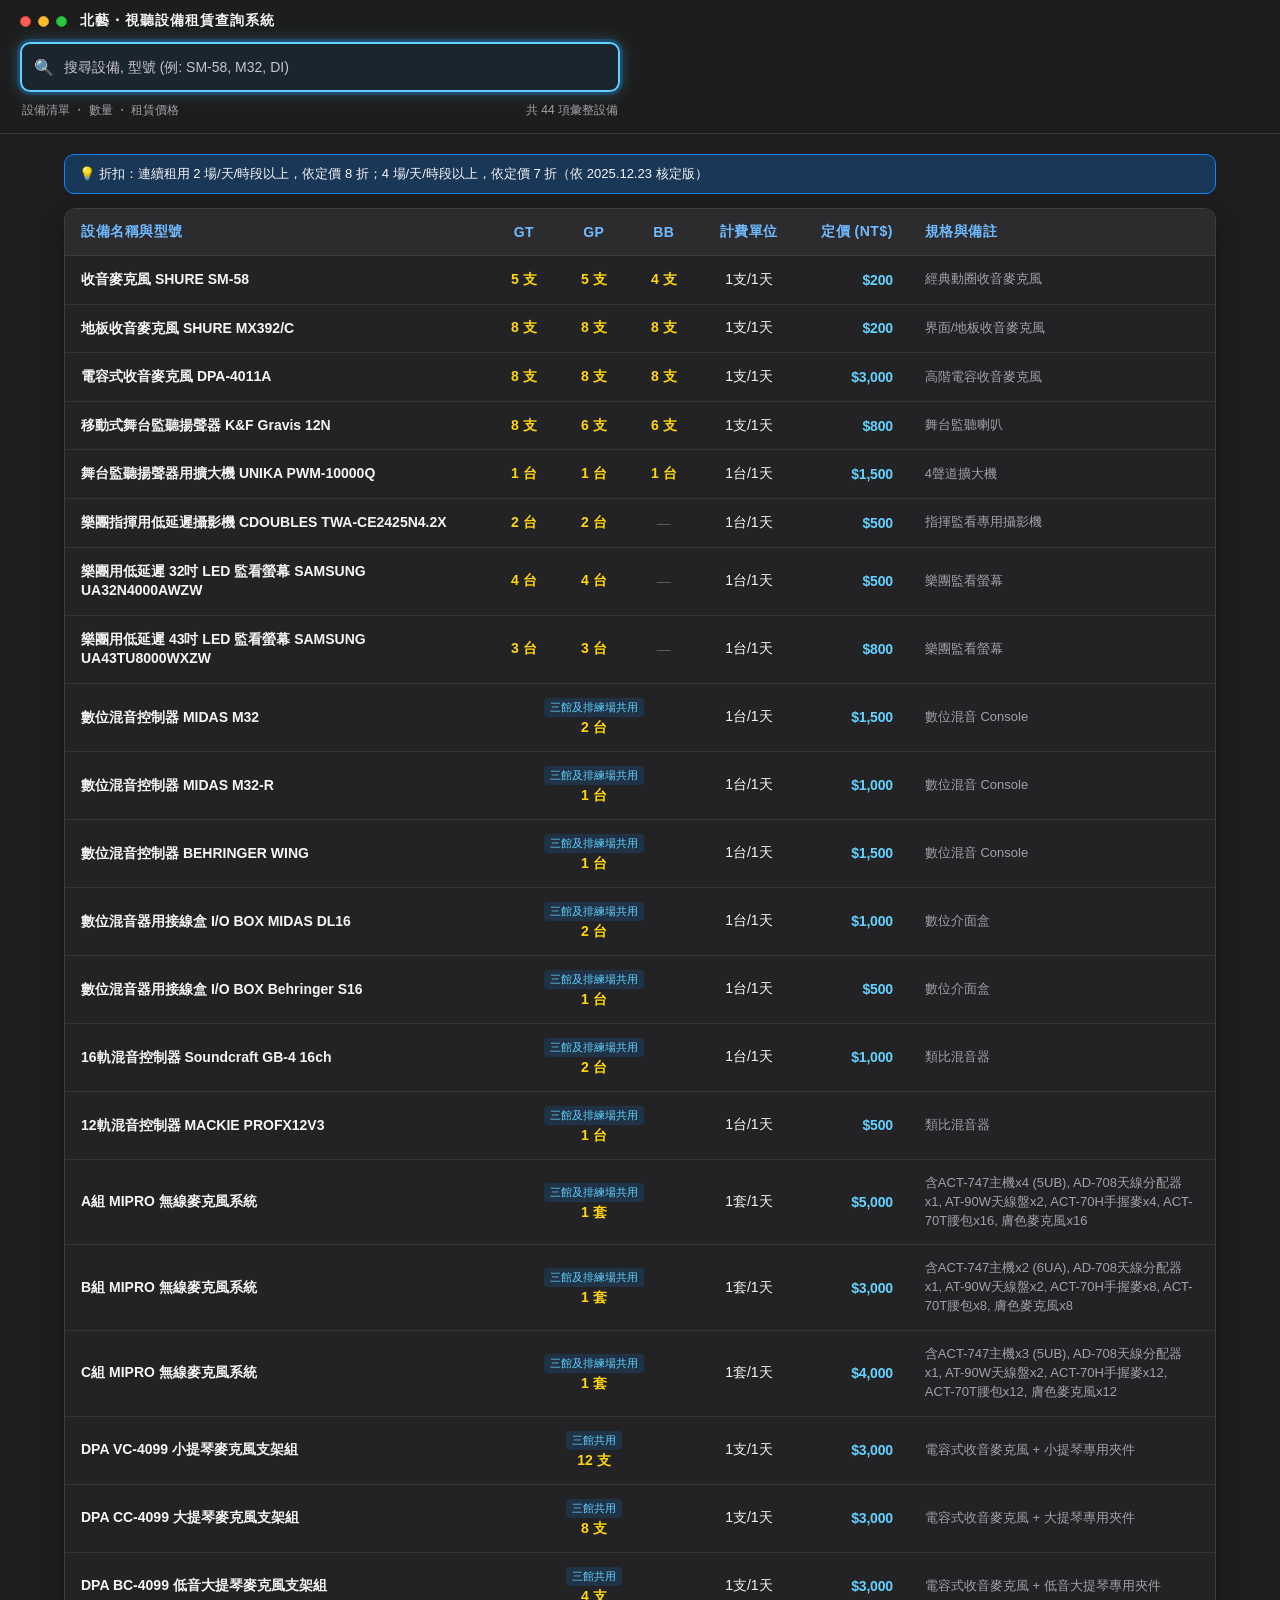
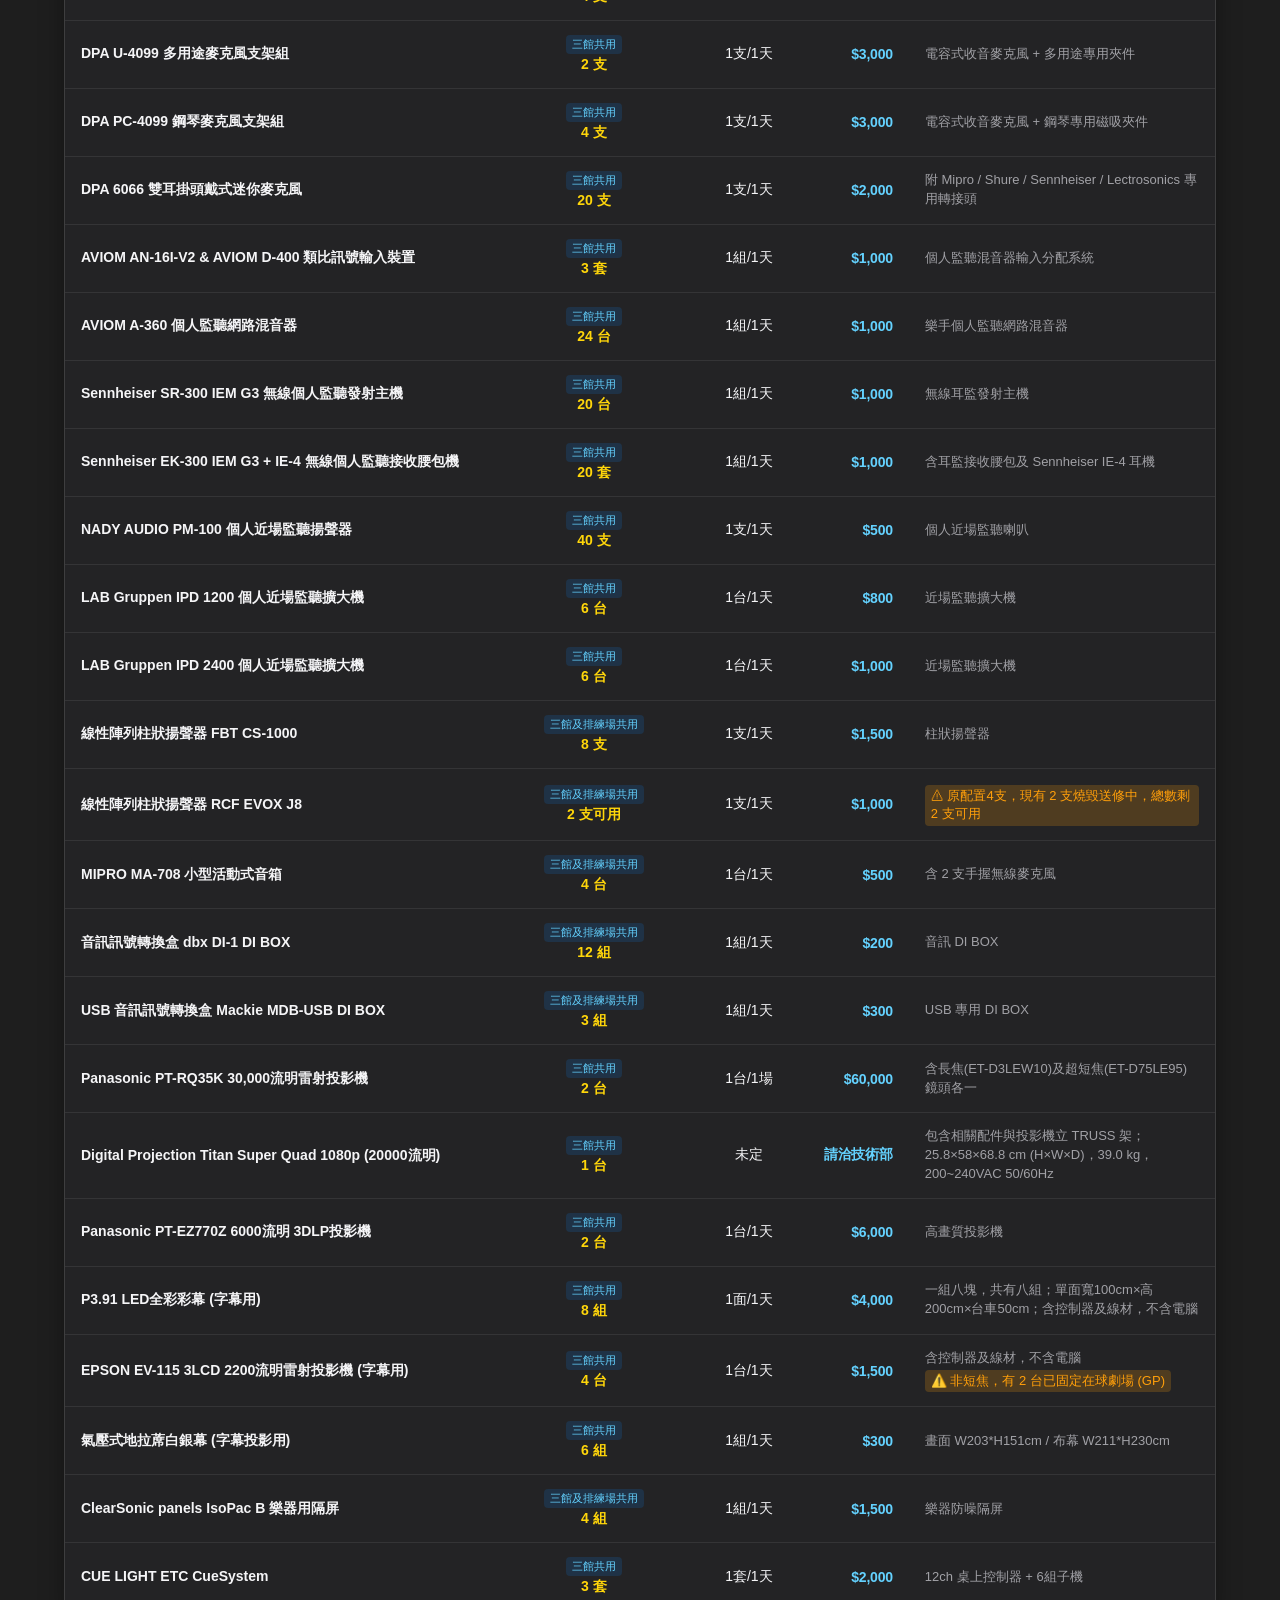
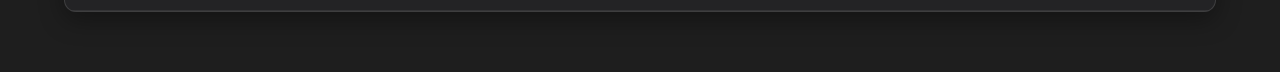
<file: AV-Rental-System/index.html>
<!DOCTYPE html>
<html lang="zh-TW">
<head>
    <meta charset="UTF-8">
    <meta name="viewport" content="width=device-width, initial-scale=1.0, viewport-fit=cover">
    <title>北藝視聽設備租賃查詢系統 v1.0.2</title>
    <link rel="manifest" href="./manifest.webmanifest">
    <meta name="theme-color" content="#1e1e1e">
    <meta name="mobile-web-app-capable" content="yes">
    <link rel="icon" type="image/png" href="./icon-192.png">
    <link rel="apple-touch-icon" href="./icon-192.png">
    <!-- iOS / Android Web App 專用設定 -->
    <meta name="apple-mobile-web-app-capable" content="yes">
    <meta name="apple-mobile-web-app-status-bar-style" content="black-translucent">
    <meta name="apple-mobile-web-app-title" content="北藝視聽租賃">
    <style>
        :root {
            /* macOS Dark Theme 色彩系統 */
            --mac-bg: #1e1e1e;
            --mac-card-bg: rgba(38, 38, 41, 0.75);
            --mac-card-border: rgba(255, 255, 255, 0.12);
            --mac-card-hover: rgba(50, 50, 54, 0.85);
            --mac-accent: #0a84ff; /* Apple System Blue */
            --mac-accent-glow: rgba(10, 132, 255, 0.25);
            --mac-text-primary: #f5f5f7;
            --mac-text-secondary: #a1a1a6;
            --mac-badge-bg: rgba(255, 255, 255, 0.08);
            
            /* 表格邊框與底色 */
            --table-header-bg: #2c2c2e;
            --table-row-hover: rgba(255, 255, 255, 0.04);
            --table-border: rgba(255, 255, 255, 0.08);

            /* 數量與警示亮點色彩 */
            --mac-qty-text: #ffd60a;
            --mac-warning: #ff9f0a;
            --mac-warning-bg: rgba(255, 159, 10, 0.2);
        }

        * {
            box-sizing: border-box;
            -webkit-tap-highlight-color: transparent;
        }

        body {
            font-family: -apple-system, BlinkMacSystemFont, "SF Pro Display", "SF Pro Text", "Helvetica Neue", Arial, "Microsoft JhengHei", sans-serif;
            background-color: var(--mac-bg);
            color: var(--mac-text-primary);
            margin: 0;
            padding: 0;
            padding-bottom: 40px;
            padding-top: env(safe-area-inset-top);
            padding-left: env(safe-area-inset-left);
            padding-right: env(safe-area-inset-right);
            min-height: 100vh;
        }

        /* 固定頂部導航列 */
        .mac-nav {
            position: sticky;
            top: 0;
            background: rgba(30, 30, 30, 0.85);
            backdrop-filter: blur(20px) saturate(180%);
            -webkit-backdrop-filter: blur(20px) saturate(180%);
            padding: 12px 20px 14px 20px;
            border-bottom: 1px solid var(--mac-card-border);
            z-index: 999;
        }

        .mac-window-controls {
            display: flex;
            align-items: center;
            gap: 7px;
            margin-bottom: 12px;
        }

        .mac-dot {
            width: 11px;
            height: 11px;
            border-radius: 50%;
        }
        .dot-red { background-color: #ff5f57; border: 1px solid #e0443e; }
        .dot-yellow { background-color: #febc2e; border: 1px solid #d8a124; }
        .dot-green { background-color: #28c840; border: 1px solid #1aab29; }
        
        .mac-app-title {
            font-size: 11px;
            font-weight: 600;
            color: var(--mac-text-secondary);
            letter-spacing: 0.5px;
            text-transform: uppercase;
            margin-left: 6px;
        }

        .search-box {
            position: relative;
            display: flex;
            align-items: center;
            max-width: 600px;
        }

        .search-input {
            width: 100%;
            padding: 12px 36px 12px 38px;
            font-size: 15px;
            color: var(--mac-text-primary);
            background-color: rgba(0, 0, 0, 0.4);
            border: 1px solid var(--mac-card-border);
            border-radius: 10px;
            outline: none;
            transition: all 0.2s cubic-bezier(0.16, 1, 0.3, 1);
            box-shadow: inset 0 1px 3px rgba(0, 0, 0, 0.5);
        }

        .search-input::placeholder {
            color: var(--mac-text-secondary);
            font-size: 14px;
        }

        .search-input:focus {
            border-color: var(--mac-accent);
            background-color: rgba(0, 0, 0, 0.6);
            box-shadow: 0 0 0 3px var(--mac-accent-glow), inset 0 1px 3px rgba(0, 0, 0, 0.5);
        }

        .search-icon {
            position: absolute;
            left: 12px;
            color: var(--mac-text-secondary);
            font-size: 14px;
            pointer-events: none;
        }

        .clear-btn {
            position: absolute;
            right: 10px;
            background: rgba(255, 255, 255, 0.2);
            color: #fff;
            border: none;
            border-radius: 50%;
            width: 18px;
            height: 18px;
            font-size: 12px;
            display: none;
            align-items: center;
            justify-content: center;
            cursor: pointer;
        }

        .stats-bar {
            margin-top: 10px;
            font-size: 12px;
            color: var(--mac-text-secondary);
            display: flex;
            justify-content: space-between;
            align-items: center;
            max-width: 600px;
            padding: 0 2px;
        }

        /* 主容器：寬版排版以容納資料表格 */
        .app-container {
            padding: 20px 24px;
            max-width: 1200px;
            margin: 0 auto;
        }

        /* 表格容器與樣式 */
        .table-wrapper {
            background: var(--mac-card-bg);
            border: 1px solid var(--mac-card-border);
            border-radius: 12px;
            overflow-x: auto;
            box-shadow: 0 8px 24px rgba(0, 0, 0, 0.35);
        }

        .data-table {
            width: 100%;
            border-collapse: collapse;
            text-align: left;
            font-size: 14px;
            white-space: nowrap;
        }

        .data-table th, .data-table td {
            padding: 14px 16px;
            border-bottom: 1px solid var(--table-border);
        }

        .data-table th {
            background-color: var(--table-header-bg);
            color: #70baff;
            font-weight: 600;
            letter-spacing: 0.5px;
            user-select: none;
        }

        .data-table tbody tr {
            transition: background-color 0.15s ease;
        }

        .data-table tbody tr:hover {
            background-color: var(--table-row-hover);
        }

        .col-center {
            text-align: center;
        }

        .col-right {
            text-align: right;
        }

        .item-name {
            font-weight: 600;
            color: var(--mac-text-primary);
            white-space: normal;
            min-width: 220px;
            line-height: 1.4;
        }

        .remark-cell {
            white-space: normal;
            min-width: 200px;
            max-width: 320px;
            color: var(--mac-text-secondary);
            font-size: 13px;
            line-height: 1.45;
        }

        .price-text {
            color: #64d2ff;
            font-weight: 700;
            letter-spacing: -0.2px;
        }

        .qty-val {
            color: var(--mac-qty-text);
            font-weight: 600;
        }

        .empty-dash {
            color: rgba(255, 255, 255, 0.25);
            font-weight: 400;
        }

        .shared-tag {
            font-size: 11px;
            background: rgba(10, 132, 255, 0.15);
            color: #64d2ff;
            padding: 2px 6px;
            border-radius: 4px;
            display: inline-block;
            margin-bottom: 2px;
        }

        .warning-tag {
            color: var(--mac-warning);
            background-color: var(--mac-warning-bg);
            padding: 2px 6px;
            border-radius: 4px;
            font-weight: 500;
            display: inline-block;
            margin-top: 2px;
        }

        .no-result {
            text-align: center;
            padding: 60px 20px;
            color: var(--mac-text-secondary);
        }

        .no-result-icon {
            font-size: 42px;
            margin-bottom: 12px;
            opacity: 0.8;
        }
        .notice {
            margin-bottom: 14px;
            padding: 10px 14px;
            font-size: 13px;
            color: var(--mac-text-primary);
            background: var(--mac-accent-glow);
            border: 1px solid var(--mac-accent);
            border-radius: 10px;
        }
        .mac-app-title { font-size: 14px; letter-spacing: 1px; color: var(--mac-text-primary); }
        .search-input {
            padding: 14px 40px 14px 42px;
            font-size: 16px;
            background-color: rgba(10, 132, 255, 0.08);
            border: 2px solid #64d2ff;
            box-shadow: 0 0 0 3px var(--mac-accent-glow), 0 0 16px rgba(100, 210, 255, 0.35);
        }
        .search-input::placeholder { color: #c7c7cc; }
        .search-input:focus {
            border-color: #ffffff;
            background-color: rgba(10, 132, 255, 0.15);
            box-shadow: 0 0 0 4px rgba(100, 210, 255, 0.45), 0 0 22px rgba(100, 210, 255, 0.5);
        }
        .search-icon { left: 14px; font-size: 16px; }
    </style>
</head>
<body>

<div class="mac-nav">
    <div class="mac-window-controls">
        <div class="mac-dot dot-red"></div>
        <div class="mac-dot dot-yellow"></div>
        <div class="mac-dot dot-green"></div>
        <span class="mac-app-title">北藝・視聽設備租賃查詢系統</span>
    </div>

    <div class="search-box">
        <span class="search-icon">🔍</span>
        <input type="text" id="searchInput" class="search-input" placeholder="搜尋設備, 型號 (例: SM-58, M32, DI)" autocomplete="off">
        <button id="clearBtn" class="clear-btn" onclick="clearSearch()">✕</button>
    </div>

    <div class="stats-bar">
        <span>設備清單 ・ 數量 ・ 租賃價格</span>
        <span id="resultCount">載入中...</span>
    </div>
</div>

<div class="app-container">
    <div class="notice">💡 折扣：連續租用 2 場/天/時段以上，依定價 8 折；4 場/天/時段以上，依定價 7 折（依 2025.12.23 核定版）</div>
    <div class="table-wrapper">
        <table class="data-table">
            <thead>
                <tr>
                    <th style="min-width: 220px;">設備名稱與型號</th>
                    <th class="col-center" style="width: 70px;">GT</th>
                    <th class="col-center" style="width: 70px;">GP</th>
                    <th class="col-center" style="width: 70px;">BB</th>
                    <th class="col-center" style="width: 100px;">計費單位</th>
                    <th class="col-right" style="width: 110px;">定價 (NT$)</th>
                    <th>規格與備註</th>
                </tr>
            </thead>
            <tbody id="tableBody">
                <!-- 動態注入整合後的資料列 -->
            </tbody>
        </table>
    </div>
</div>

<script>
// 全量原始視聽設備資料集
const equipmentData = [
    // --- 區塊一：各場館專屬設備 ---
    { name: "收音麥克風 SHURE SM-58 (GT)", venue: "大劇院 (GT)", qty: "5 支", unit: "1支/1天", price: "$200", remark: "經典動圈收音麥克風" },
    { name: "收音麥克風 SHURE SM-58 (GP)", venue: "球劇場 (GP)", qty: "5 支", unit: "1支/1天", price: "$200", remark: "經典動圈收音麥克風" },
    { name: "收音麥克風 SHURE SM-58 (BB)", venue: "藍盒子 (BB)", qty: "4 支", unit: "1支/1天", price: "$200", remark: "經典動圈收音麥克風" },
    { name: "地板收音麥克風 SHURE MX392/C (GT)", venue: "大劇院 (GT)", qty: "8 支", unit: "1支/1天", price: "$200", remark: "界面/地板收音麥克風" },
    { name: "地板收音麥克風 SHURE MX392/C (GP)", venue: "球劇場 (GP)", qty: "8 支", unit: "1支/1天", price: "$200", remark: "界面/地板收音麥克風" },
    { name: "地板收音麥克風 SHURE MX392/C (BB)", venue: "藍盒子 (BB)", qty: "8 支", unit: "1支/1天", price: "$200", remark: "界面/地板收音麥克風" },
    { name: "電容式收音麥克風 DPA-4011A (GT)", venue: "大劇院 (GT)", qty: "8 支", unit: "1支/1天", price: "$3,000", remark: "高階電容收音麥克風" },
    { name: "電容式收音麥克風 DPA-4011A (GP)", venue: "球劇場 (GP)", qty: "8 支", unit: "1支/1天", price: "$3,000", remark: "高階電容收音麥克風" },
    { name: "電容式收音麥克風 DPA-4011A (BB)", venue: "藍盒子 (BB)", qty: "8 支", unit: "1支/1天", price: "$3,000", remark: "高階電容收音麥克風" },
    
    { name: "移動式舞台監聽揚聲器 K&F Gravis 12N (GT)", venue: "大劇院 (GT)", qty: "8 支", unit: "1支/1天", price: "$800", remark: "舞台監聽喇叭" },
    { name: "移動式舞台監聽揚聲器 K&F Gravis 12N (GP)", venue: "球劇場 (GP)", qty: "6 支", unit: "1支/1天", price: "$800", remark: "舞台監聽喇叭" },
    { name: "移動式舞台監聽揚聲器 K&F Gravis 12N (BB)", venue: "藍盒子 (BB)", qty: "6 支", unit: "1支/1天", price: "$800", remark: "舞台監聽喇叭" },
    { name: "舞台監聽揚聲器用擴大機 UNIKA PWM-10000Q (GT)", venue: "大劇院 (GT)", qty: "1 台", unit: "1台/1天", price: "$1,500", remark: "4聲道擴大機" },
    { name: "舞台監聽揚聲器用擴大機 UNIKA PWM-10000Q (GP)", venue: "球劇場 (GP)", qty: "1 台", unit: "1台/1天", price: "$1,500", remark: "4聲道擴大機" },
    { name: "舞台監聽揚聲器用擴大機 UNIKA PWM-10000Q (BB)", venue: "藍盒子 (BB)", qty: "1 台", unit: "1台/1天", price: "$1,500", remark: "4聲道擴大機" },
    
    { name: "樂團指揮用低延遲攝影機 CDOUBLES TWA-CE2425N4.2X (GT)", venue: "大劇院 (GT)", qty: "2 台", unit: "1台/1天", price: "$500", remark: "指揮監看專用攝影機" },
    { name: "樂團指揮用低延遲攝影機 CDOUBLES TWA-CE2425N4.2X (GP)", venue: "球劇場 (GP)", qty: "2 台", unit: "1台/1天", price: "$500", remark: "指揮監看專用攝影機" },
    { name: "樂團用低延遲 32吋 LED 監看螢幕 SAMSUNG UA32N4000AWZW (GT)", venue: "大劇院 (GT)", qty: "4 台", unit: "1台/1天", price: "$500", remark: "樂團監看螢幕" },
    { name: "樂團用低延遲 32吋 LED 監看螢幕 SAMSUNG UA32N4000AWZW (GP)", venue: "球劇場 (GP)", qty: "4 台", unit: "1台/1天", price: "$500", remark: "樂團監看螢幕" },
    { name: "樂團用低延遲 43吋 LED 監看螢幕 SAMSUNG UA43TU8000WXZW (GT)", venue: "大劇院 (GT)", qty: "3 台", unit: "1台/1天", price: "$800", remark: "樂團監看螢幕" },
    { name: "樂團用低延遲 43吋 LED 監看螢幕 SAMSUNG UA43TU8000WXZW (GP)", venue: "球劇場 (GP)", qty: "3 台", unit: "1台/1天", price: "$800", remark: "樂團監看螢幕" },

    // --- 區塊二：三館及排練場共用設備 ---
    { name: "數位混音控制器 MIDAS M32", venue: "三館及排練場共用", qty: "2 台", unit: "1台/1天", price: "$1,500", remark: "數位混音 Console" },
    { name: "數位混音控制器 MIDAS M32-R", venue: "三館及排練場共用", qty: "1 台", unit: "1台/1天", price: "$1,000", remark: "數位混音 Console" },
    { name: "數位混音控制器 BEHRINGER WING", venue: "三館及排練場共用", qty: "1 台", unit: "1台/1天", price: "$1,500", remark: "數位混音 Console" },
    { name: "數位混音器用接線盒 I/O BOX MIDAS DL16", venue: "三館及排練場共用", qty: "2 台", unit: "1台/1天", price: "$1,000", remark: "數位介面盒" },
    { name: "數位混音器用接線盒 I/O BOX Behringer S16", venue: "三館及排練場共用", qty: "1 台", unit: "1台/1天", price: "$500", remark: "數位介面盒" },
    { name: "16軌混音控制器 Soundcraft GB-4 16ch", venue: "三館及排練場共用", qty: "2 台", unit: "1台/1天", price: "$1,000", remark: "類比混音器" },
    { name: "12軌混音控制器 MACKIE PROFX12V3", venue: "三館及排練場共用", qty: "1 台", unit: "1台/1天", price: "$500", remark: "類比混音器" },

    { name: "A組 MIPRO 無線麥克風系統", venue: "三館及排練場共用", qty: "1 套", unit: "1套/1天", price: "$5,000", remark: "含ACT-747主機x4 (5UB), AD-708天線分配器x1, AT-90W天線盤x2, ACT-70H手握麥x4, ACT-70T腰包x16, 膚色麥克風x16" },
    { name: "B組 MIPRO 無線麥克風系統", venue: "三館及排練場共用", qty: "1 套", unit: "1套/1天", price: "$3,000", remark: "含ACT-747主機x2 (6UA), AD-708天線分配器x1, AT-90W天線盤x2, ACT-70H手握麥x8, ACT-70T腰包x8, 膚色麥克風x8" },
    { name: "C組 MIPRO 無線麥克風系統", venue: "三館及排練場共用", qty: "1 套", unit: "1套/1天", price: "$4,000", remark: "含ACT-747主機x3 (5UB), AD-708天線分配器x1, AT-90W天線盤x2, ACT-70H手握麥x12, ACT-70T腰包x12, 膚色麥克風x12" },

    { name: "DPA VC-4099 小提琴麥克風支架組", venue: "三館共用", qty: "12 支", unit: "1支/1天", price: "$3,000", remark: "電容式收音麥克風 + 小提琴專用夾件" },
    { name: "DPA CC-4099 大提琴麥克風支架組", venue: "三館共用", qty: "8 支", unit: "1支/1天", price: "$3,000", remark: "電容式收音麥克風 + 大提琴專用夾件" },
    { name: "DPA BC-4099 低音大提琴麥克風支架組", venue: "三館共用", qty: "4 支", unit: "1支/1天", price: "$3,000", remark: "電容式收音麥克風 + 低音大提琴專用夾件" },
    { name: "DPA U-4099 多用途麥克風支架組", venue: "三館共用", qty: "2 支", unit: "1支/1天", price: "$3,000", remark: "電容式收音麥克風 + 多用途專用夾件" },
    { name: "DPA PC-4099 鋼琴麥克風支架組", venue: "三館共用", qty: "4 支", unit: "1支/1天", price: "$3,000", remark: "電容式收音麥克風 + 鋼琴專用磁吸夾件" },
    { name: "DPA 6066 雙耳掛頭戴式迷你麥克風", venue: "三館共用", qty: "20 支", unit: "1支/1天", price: "$2,000", remark: "附 Mipro / Shure / Sennheiser / Lectrosonics 專用轉接頭" },

    { name: "AVIOM AN-16I-V2 & AVIOM D-400 類比訊號輸入裝置", venue: "三館共用", qty: "3 套", unit: "1組/1天", price: "$1,000", remark: "個人監聽混音器輸入分配系統" },
    { name: "AVIOM A-360 個人監聽網路混音器", venue: "三館共用", qty: "24 台", unit: "1組/1天", price: "$1,000", remark: "樂手個人監聽網路混音器" },
    { name: "Sennheiser SR-300 IEM G3 無線個人監聽發射主機", venue: "三館共用", qty: "20 台", unit: "1組/1天", price: "$1,000", remark: "無線耳監發射主機" },
    { name: "Sennheiser EK-300 IEM G3 + IE-4 無線個人監聽接收腰包機", venue: "三館共用", qty: "20 套", unit: "1組/1天", price: "$1,000", remark: "含耳監接收腰包及 Sennheiser IE-4 耳機" },
    { name: "NADY AUDIO PM-100 個人近場監聽揚聲器", venue: "三館共用", qty: "40 支", unit: "1支/1天", price: "$500", remark: "個人近場監聽喇叭" },
    { name: "LAB Gruppen IPD 1200 個人近場監聽擴大機", venue: "三館共用", qty: "6 台", unit: "1台/1天", price: "$800", remark: "近場監聽擴大機" },
    { name: "LAB Gruppen IPD 2400 個人近場監聽擴大機", venue: "三館共用", qty: "6 台", unit: "1台/1天", price: "$1,000", remark: "近場監聽擴大機" },

    { name: "線性陣列柱狀揚聲器 FBT CS-1000", venue: "三館及排練場共用", qty: "8 支", unit: "1支/1天", price: "$1,500", remark: "柱狀揚聲器" },
    { name: "線性陣列柱狀揚聲器 RCF EVOX J8", venue: "三館及排練場共用", qty: "2 支可用", unit: "1支/1天", price: "$1,000", remark: "<span class='warning-tag'>⚠ 原配置4支，現有 2 支燒毀送修中，總數剩 2 支可用</span>" },
    { name: "MIPRO MA-708 小型活動式音箱", venue: "三館及排練場共用", qty: "4 台", unit: "1台/1天", price: "$500", remark: "含 2 支手握無線麥克風" },
    { name: "音訊訊號轉換盒 dbx DI-1 DI BOX", venue: "三館及排練場共用", qty: "12 組", unit: "1組/1天", price: "$200", remark: "音訊 DI BOX" },
    { name: "USB 音訊訊號轉換盒 Mackie MDB-USB DI BOX", venue: "三館及排練場共用", qty: "3 組", unit: "1組/1天", price: "$300", remark: "USB 專用 DI BOX" },

    { name: "Panasonic PT-RQ35K 30,000流明雷射投影機", venue: "三館共用", qty: "2 台", unit: "1台/1場", price: "$60,000", remark: "含長焦(ET-D3LEW10)及超短焦(ET-D75LE95)鏡頭各一" },
    { name: "Digital Projection Titan Super Quad 1080p (20000流明)", venue: "三館共用", qty: "1 台", unit: "未定", price: "請洽技術部", remark: "包含相關配件與投影機立 TRUSS 架；25.8×58×68.8 cm (H×W×D)，39.0 kg，200~240VAC 50/60Hz" },
    { name: "Panasonic PT-EZ770Z 6000流明 3DLP投影機", venue: "三館共用", qty: "2 台", unit: "1台/1天", price: "$6,000", remark: "高畫質投影機" },
    { name: "P3.91 LED全彩彩幕 (字幕用)", venue: "三館共用", qty: "8 組", unit: "1面/1天", price: "$4,000", remark: "一組八塊，共有八組；單面寬100cm×高200cm×台車50cm；含控制器及線材，不含電腦" },
    { name: "EPSON EV-115 3LCD 2200流明雷射投影機 (字幕用)", venue: "三館共用", qty: "4 台", unit: "1台/1天", price: "$1,500", remark: "含控制器及線材，不含電腦<br><span class='warning-tag'>⚠️ 非短焦，有 2 台已固定在球劇場 (GP)</span>" },
    { name: "氣壓式地拉蓆白銀幕 (字幕投影用)", venue: "三館共用", qty: "6 組", unit: "1組/1天", price: "$300", remark: "畫面 W203*H151cm / 布幕 W211*H230cm" },
    { name: "ClearSonic panels IsoPac B 樂器用隔屏", venue: "三館及排練場共用", qty: "4 組", unit: "1組/1天", price: "$1,500", remark: "樂器防噪隔屏" },
    { name: "CUE LIGHT ETC CueSystem", venue: "三館共用", qty: "3 套", unit: "1套/1天", price: "$2,000", remark: "12ch 桌上控制器 + 6組子機" }
];

// 正則跳脫輔助
function escapeRegExp(string) {
    return string.replace(/[.*+?^${}()|[\]\\]/g, '\\$&');
}

// 移除空格、底線、連字號以進行型號容錯比對
function normalizeModelText(text) {
    if (!text) return '';
    return text.toLowerCase().replace(/[\s\-_/\\()（）.,:;+]/g, '');
}

// 動態資料彙整演算法：將各場館獨立紀錄合併為同一筆
function groupEquipmentData(items) {
    const map = new Map();

    items.forEach(item => {
        // 去除器材名稱後方的 (GT), (GP), (BB) 標記作為分組 Key
        const cleanName = item.name.replace(/\s*\((GT|GP|BB)\)\s*$/, '').trim();

        if (!map.has(cleanName)) {
            map.set(cleanName, {
                name: cleanName,
                gt: '—',
                gp: '—',
                bb: '—',
                shared: null,
                sharedLabel: '',
                venueText: '',
                unit: item.unit,
                price: item.price,
                remark: item.remark
            });
        }

        const record = map.get(cleanName);
        record.venueText += ' ' + item.venue;

        // 依據場館塞入對應欄位
        if (item.venue.includes('GT') || item.venue.includes('大劇院')) {
            record.gt = item.qty;
        } else if (item.venue.includes('GP') || item.venue.includes('球劇場')) {
            record.gp = item.qty;
        } else if (item.venue.includes('BB') || item.venue.includes('藍盒子')) {
            record.bb = item.qty;
        } else {
            // 三館共用或共用設備
            record.shared = item.qty;
            record.sharedLabel = item.venue;
        }
    });

    return Array.from(map.values());
}

// 單一詞彙比對邏輯 (含極短詞邊界保護)
function matchSingleToken(token, textToSearch, normalizedTarget) {
    const rawToken = token.trim();
    if (!rawToken) return true;

    // 極短詞邊界保護 (<= 2 字元，例如 DI)
    if (/^[a-zA-Z0-9]{1,2}$/i.test(rawToken)) {
        const regex = new RegExp(`(?<![a-zA-Z0-9])${escapeRegExp(rawToken)}(?![a-zA-Z0-9])`, 'i');
        return regex.test(textToSearch);
    }

    if (textToSearch.toLowerCase().includes(rawToken.toLowerCase())) {
        return true;
    }

    const normToken = normalizeModelText(rawToken);
    return normToken.length > 0 && normalizedTarget.includes(normToken);
}

function stripTags(t) { return String(t).replace(/<[^>]+>/g, ''); }
const groupedAll = groupEquipmentData(equipmentData);

// 搜尋演算法
function performSearch() {
    const searchInput = document.getElementById('searchInput');
    const rawQuery = searchInput.value.trim();
    const clearBtn = document.getElementById('clearBtn');
    
    clearBtn.style.display = rawQuery.length > 0 ? 'flex' : 'none';

    if (!rawQuery) {
        renderTable(groupedAll);
        return;
    }

    const tokens = rawQuery.split(/\s+/).filter(t => t.length > 0);

    const filtered = groupedAll.filter(item => {
        const textToSearch = `${item.name} ${item.venueText} ${stripTags(item.remark)}`;
        const normalizedTarget = normalizeModelText(textToSearch);

        // 單詞為極短縮寫 (如 DI)
        if (tokens.length === 1 && /^[a-zA-Z0-9]{1,2}$/i.test(tokens[0])) {
            return matchSingleToken(tokens[0], textToSearch, normalizedTarget);
        }

        // 型號容錯 (如 "SM 58", "M32 R")
        const fullNormalizedQuery = normalizeModelText(rawQuery);
        if (fullNormalizedQuery.length > 2 && normalizedTarget.includes(fullNormalizedQuery)) {
            return true;
        }

        // 多條件交集比對
        return tokens.every(token => matchSingleToken(token, textToSearch, normalizedTarget));
    });

    renderTable(filtered);
}

// 渲染表格內容
function renderTable(groupedData) {
    const tbody = document.getElementById('tableBody');
    const resultCount = document.getElementById('resultCount');

    resultCount.textContent = `共 ${groupedData.length} 項彙整設備`;

    if (groupedData.length === 0) {
        tbody.innerHTML = `
            <tr>
                <td colspan="7" class="no-result">
                    <div class="no-result-icon">💻</div>
                    <div style="font-size: 15px; font-weight: 500;">未找到符合的設備</div>
                    <div style="font-size: 12px; margin-top: 6px; opacity: 0.6;">請嘗試搜尋其他型號或關鍵字</div>
                </td>
            </tr>
        `;
        return;
    }

    tbody.innerHTML = groupedData.map(item => {
        let venueCells = '';

        if (item.shared) {
            // 三館共用設備跨欄展示
            venueCells = `
                <td colspan="3" class="col-center">
                    <span class="shared-tag">${item.sharedLabel}</span><br>
                    <span class="qty-val">${item.shared}</span>
                </td>
            `;
        } else {
            // 分館獨立展示 GT, GP, BB
            const renderQty = (val) => val === '—' 
                ? `<span class="empty-dash">—</span>` 
                : `<span class="qty-val">${val}</span>`;

            venueCells = `
                <td class="col-center">${renderQty(item.gt)}</td>
                <td class="col-center">${renderQty(item.gp)}</td>
                <td class="col-center">${renderQty(item.bb)}</td>
            `;
        }

        return `
            <tr>
                <td class="item-name">${item.name}</td>
                ${venueCells}
                <td class="col-center">${item.unit}</td>
                <td class="col-right price-text">${item.price}</td>
                <td class="remark-cell">${item.remark}</td>
            </tr>
        `;
    }).join('');
}

// 清除按鈕
function clearSearch() {
    const searchInput = document.getElementById('searchInput');
    searchInput.value = '';
    performSearch();
    searchInput.focus();
}

document.getElementById('searchInput').addEventListener('input', performSearch);

// 初始化渲染
performSearch();
</script>
<script>
// PWA：註冊 Service Worker（需 HTTPS，GitHub Pages 預設符合）
if ('serviceWorker' in navigator) {
    window.addEventListener('load', () => {
        navigator.serviceWorker.register('./sw.js').catch(err => console.warn('SW 註冊失敗', err));
    });
}
</script>

</body>
</html>
</file>
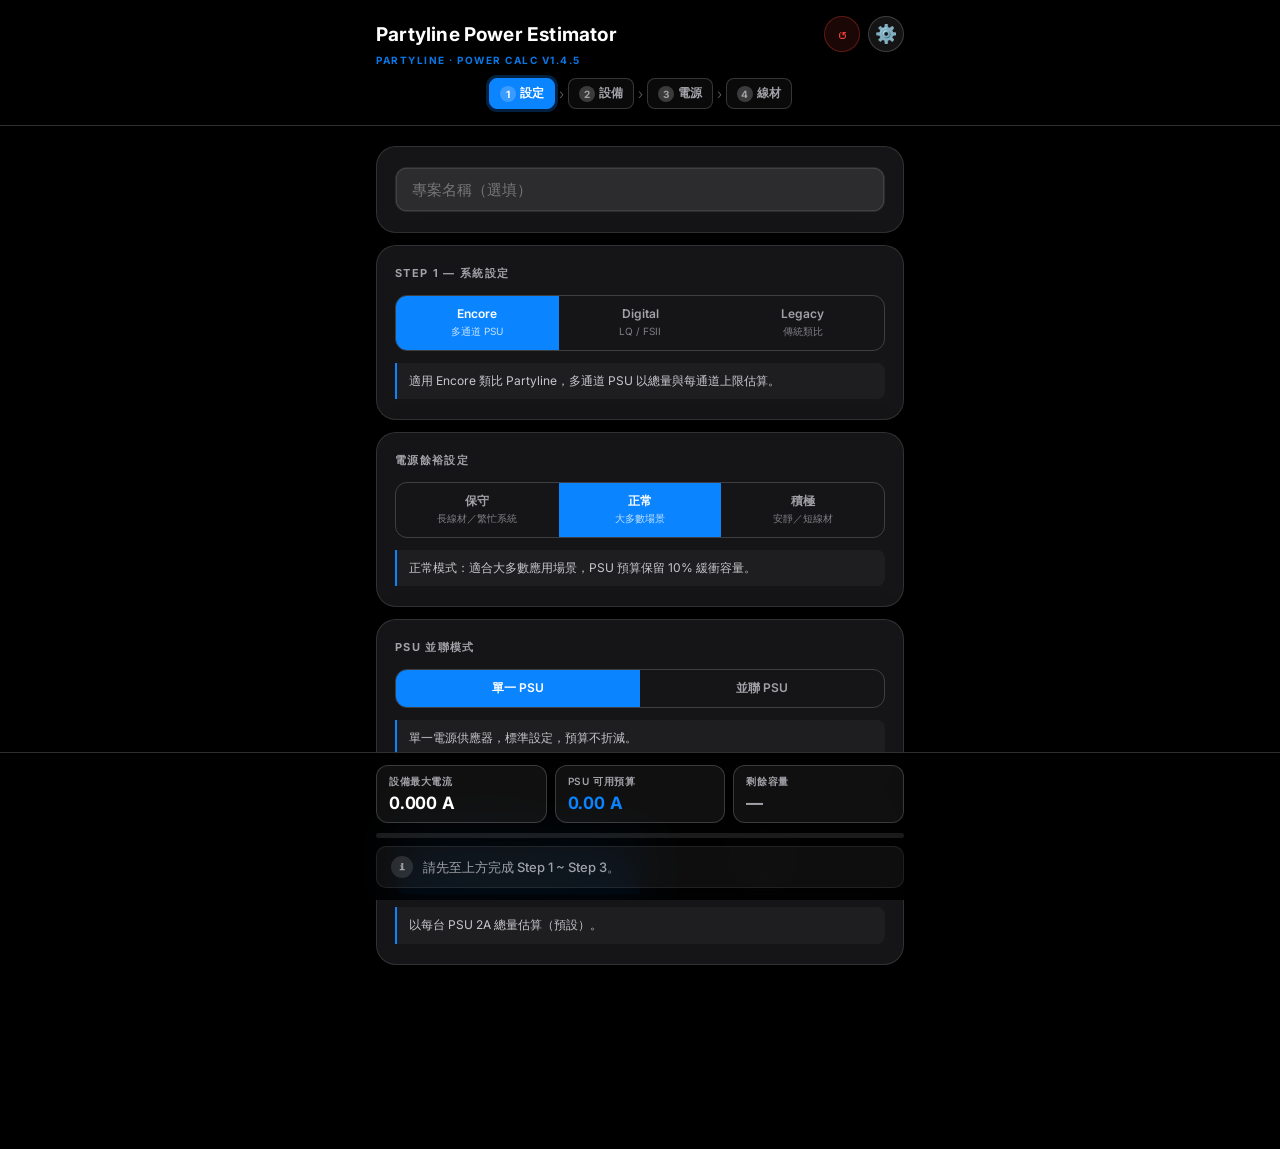
<file: Clear-Com-Calc/index.html>
<!DOCTYPE html>
<html lang="zh-TW">
<head>
  <meta charset="UTF-8">
  <meta name="viewport" content="width=device-width, initial-scale=1.0, maximum-scale=1.0, user-scalable=no, viewport-fit=cover">
  <meta name="format-detection" content="telephone=no">
  <title>電源估算器 | Partyline V1.4.5</title>
  <meta name="apple-mobile-web-app-capable" content="yes">
  <meta name="apple-mobile-web-app-status-bar-style" content="black-translucent">
  <meta name="theme-color" content="#000000">
  <style>
    @import url('https://fonts.googleapis.com/css2?family=Inter:wght@400;500;600;700&display=swap');

    :root {
      --bg:          #000000;
      --card:        #151517;
      --card-border: rgba(255,255,255,0.12);
      --blue:        #0A84FF;
      --blue-glow:   rgba(10,132,255,0.25);
      --green:       #32D74B;
      --red:         #FF453A;
      --orange:      #FF9F0A;
      --purple:      #BF5AF2;
      --teal:        #5AC8FA;
      --text-main:   #FFFFFF;
      --text-sub:    #A1A1A8;
      --text-mute:   #C7C7CC;
      --border:      rgba(255,255,255,0.18);
      --sep:         rgba(255,255,255,0.08);
      --input-bg:    rgba(255,255,255,0.10);
    }

    * { box-sizing: border-box; margin: 0; padding: 0; }

    body {
      background: var(--bg);
      color: var(--text-main);
      font-family: "SF Pro Display","Inter","-apple-system",sans-serif;
      min-height: 100vh;
      min-height: 100dvh;
      display: flex;
      flex-direction: column;
      align-items: center;
      padding: 0;
      overscroll-behavior-y: none; /* 防止移動端下拉刷新干擾 */
    }

    /* --- 頂部導覽列 (滿版毛玻璃) --- */
    .header {
      width: 100%;
      background: rgba(0,0,0,0.85);
      backdrop-filter: blur(20px);
      -webkit-backdrop-filter: blur(20px);
      border-bottom: 0.5px solid var(--border);
      position: sticky;
      top: 0;
      z-index: 100;
    }
    
    /* --- 頂部內容區 (精準對齊 560px) --- */
    .header-inner {
      width: 100%;
      max-width: 560px;
      margin: 0 auto;
      /* 將 padding 與 safe-area 移入 inner，確保與 .content 的 box-model 一致 */
      padding: calc(16px + env(safe-area-inset-top, 0px)) 16px 16px;
      display: flex;
      flex-direction: column;
    }
    
    .title-row {
      display: flex;
      align-items: center;
      justify-content: space-between;
      gap: 10px;
      margin-bottom: 2px;
      width: 100%;
    }
    
    .header h1 { 
      font-size: 19px; 
      font-weight: 700; 
      letter-spacing: 0.01em; 
      margin-bottom: 0; 
      white-space: nowrap; 
      overflow: hidden; 
      text-overflow: ellipsis;
      text-align: left;
    }

    .header-actions {
      display: flex;
      align-items: center;
      gap: 8px;
      flex-shrink: 0;
    }
    
    .header-icon-btn {
      background: rgba(255,255,255,0.08);
      border: 0.5px solid var(--border);
      border-radius: 50%;
      width: 36px;
      height: 36px;
      font-size: 18px;
      color: var(--text-main);
      cursor: pointer;
      display: flex; align-items: center; justify-content: center;
      transition: background 0.15s, transform 0.1s;
      padding: 0;
      outline: none;
      -webkit-tap-highlight-color: transparent;
    }
    .header-icon-btn:active { transform: scale(0.9); }
    .header-icon-btn.danger { color: var(--red); background: rgba(255,69,58,0.1); border-color: rgba(255,69,58,0.3); }
    @media (hover: hover) { 
      .header-icon-btn:not(.danger):hover { background: rgba(255,255,255,0.15); } 
      .header-icon-btn.danger:hover { background: rgba(255,69,58,0.2); }
    }

    .version-label { 
      font-size: 10px; font-weight: 700; color: var(--blue); letter-spacing: 0.15em; 
      margin-bottom: 12px; opacity: 0.9; text-align: left; width: 100%; 
    }

    .settings-container {
      position: relative;
      display: flex;
      align-items: center;
    }
    
    .dropdown-menu {
      position: absolute;
      top: calc(100% + 8px);
      right: 0;
      background: rgba(28, 28, 30, 0.95);
      backdrop-filter: blur(20px);
      -webkit-backdrop-filter: blur(20px);
      border: 0.5px solid var(--border);
      border-radius: 12px;
      width: 150px;
      display: flex;
      flex-direction: column;
      padding: 6px;
      box-shadow: 0 8px 32px rgba(0,0,0,0.5);
      opacity: 0;
      visibility: hidden;
      transform: translateY(-10px);
      transition: all 0.2s cubic-bezier(0.16, 1, 0.3, 1);
      transform-origin: top right;
    }
    .dropdown-menu.show {
      opacity: 1;
      visibility: visible;
      transform: translateY(0);
    }
    .dropdown-item {
      background: transparent;
      border: none;
      text-align: left;
      padding: 10px 12px;
      color: var(--text-main);
      font-size: 13px;
      font-weight: 500;
      border-radius: 8px;
      cursor: pointer;
      transition: background 0.15s;
      display: flex;
      align-items: center;
      gap: 8px;
      font-family: inherit;
    }
    @media (hover: hover) { .dropdown-item:hover { background: rgba(255,255,255,0.1); } }
    .dropdown-item:active { background: rgba(255,255,255,0.15); transform: scale(0.98); }
    .dropdown-item.danger { color: var(--red); }
    .dropdown-divider { height: 1px; background: var(--sep); margin: 4px 0; }

    .step-row { display: flex; justify-content: center; align-items: center; gap: 4px; flex-wrap: wrap; }
    .step-pill {
      display: flex; align-items: center; gap: 4px;
      font-size: 12px; font-weight: 600; padding: 6px 10px;
      border-radius: 8px; border: 1px solid var(--border);
      color: var(--text-sub); cursor: pointer; transition: all 0.2s;
      background: rgba(255,255,255,0.04);
    }
    .step-pill.active { background: var(--blue); color: #fff; border-color: var(--blue); box-shadow: 0 0 0 3px var(--blue-glow); }
    @media (hover: hover) { .step-pill:not(.active):hover { border-color: var(--text-sub); color: var(--text-main); } }
    .step-sep { color: var(--text-mute); font-size: 14px; opacity: 0.5; font-weight: 300; }
    
    .step-num {
      width: 16px; height: 16px; border-radius: 50%;
      background: rgba(255,255,255,0.2);
      display: flex; align-items: center; justify-content: center;
      font-size: 10px; font-weight: 700; flex-shrink: 0;
    }

    /* --- 中間內容區 --- */
    .content { 
      width: 100%; 
      max-width: 560px; 
      padding: 20px 16px 0; /* Box Model 與 header-inner / result-inner 保持一致 */
      display: flex; 
      flex-direction: column; 
    }

    .bottom-spacer { width: 100%; height: 150px; flex-shrink: 0; }

    .card {
      background: var(--card); border: 1px solid var(--card-border);
      border-radius: 20px; padding: 20px 18px; margin-bottom: 12px;
      box-shadow: 0 8px 32px rgba(0,0,0,0.4); animation: fadeIn 0.3s ease-out;
    }
    @keyframes fadeIn { from { opacity:0; transform:translateY(10px); } to { opacity:1; transform:translateY(0); } }

    .card-title {
      font-size: 11px; font-weight: 700; letter-spacing: 0.12em;
      color: var(--text-sub); text-transform: uppercase; margin-bottom: 14px;
    }

    .project-input {
      width: 100%; background: var(--input-bg); border: 1.5px solid transparent;
      border-radius: 12px; padding: 12px 16px; color: var(--text-main);
      font-size: 15px; font-family: inherit; outline: none; transition: all 0.25s;
      box-shadow: inset 0 0 0 0.5px var(--border);
    }
    .project-input:focus { background: rgba(255,255,255,0.14); border-color: var(--blue); box-shadow: 0 0 0 4px var(--blue-glow); }
    .project-input::placeholder { color: rgba(255,255,255,0.35); }

    .device-section { margin-bottom: 18px; }
    .device-section:last-child { margin-bottom: 0; }
    .section-label {
      font-size: 12px; font-weight: 700; letter-spacing: 0.08em;
      margin-bottom: 8px; display: flex; align-items: center; gap: 7px;
    }
    .section-bar { width: 3px; height: 13px; border-radius: 2px; background: currentColor; flex-shrink: 0; }
    .divider-line { border: none; border-top: 1px solid var(--sep); margin: 16px 0; }

    .device-row {
      display: grid; grid-template-columns: 1fr auto auto;
      align-items: center; gap: 10px; padding: 10px 12px;
      border-radius: 12px; border: 1px solid var(--sep);
      background: rgba(255,255,255,0.03); margin-bottom: 6px; transition: background 0.15s;
    }
    @media (hover: hover) { .device-row:hover { background: rgba(255,255,255,0.055); } }
    
    .device-name { font-size: 14px; font-weight: 500; line-height: 1.3; }
    .device-amp { font-size: 11px; color: var(--text-sub); margin-top: 2px; }

    .qty-ctrl { display: flex; align-items: center; }
    .qty-btn {
      width: 28px; height: 28px; background: var(--input-bg);
      border: 0.5px solid var(--border); color: var(--text-main);
      font-size: 16px; cursor: pointer;
      display: flex; align-items: center; justify-content: center;
      transition: background 0.15s; line-height: 1;
    }
    .qty-btn:first-child { border-radius: 8px 0 0 8px; }
    .qty-btn:last-child  { border-radius: 0 8px 8px 0; }
    .qty-btn:active { background: rgba(255,255,255,0.22); transform: scale(0.93); }
    .qty-val {
      width: 34px; text-align: center; font-size: 14px; font-weight: 600;
      font-variant-numeric: tabular-nums; color: var(--text-main);
      background: rgba(255,255,255,0.06);
      border-top: 0.5px solid var(--border); border-bottom: 0.5px solid var(--border);
      height: 28px; line-height: 28px;
    }

    .total-chip { font-size: 11px; font-variant-numeric: tabular-nums; color: var(--text-mute); min-width: 52px; text-align: right; }
    .total-chip.has-value { color: var(--text-main); font-weight: 500; }

    .seg-wrap { display: flex; border: 0.5px solid var(--border); border-radius: 12px; overflow: hidden; margin-bottom: 12px; }
    .seg-btn {
      flex: 1; padding: 10px 6px; font-size: 12px; font-weight: 600;
      font-family: inherit; text-align: center; cursor: pointer; border: none;
      background: transparent; color: var(--text-sub); transition: all 0.18s; line-height: 1.4;
    }
    .seg-btn.active { background: var(--blue); color: #fff; }
    @media (hover: hover) { .seg-btn:not(.active):hover { background: rgba(255,255,255,0.07); color: var(--text-main); } }

    .info-note {
      font-size: 12px; color: var(--text-mute); background: rgba(255,255,255,0.04);
      border-left: 2.5px solid var(--blue); border-radius: 0 8px 8px 0;
      padding: 9px 12px; line-height: 1.55;
    }
    .info-note.compact { margin-top: 8px; }
    .subnote { font-size: 11px; color: var(--text-sub); margin-top: 6px; line-height: 1.45; }
    .hidden { display: none !important; }
    .inline-edit { display: flex; gap: 8px; align-items: center; flex-wrap: wrap; margin-top: 6px; }
    .inline-label { font-size: 11px; color: var(--text-sub); }
    .inline-input {
      width: 70px; padding: 6px 8px; border-radius: 8px;
      border: 1px solid var(--border); background: var(--input-bg); color: #fff;
      font-size: 12px; font-variant-numeric: tabular-nums;
    }
    .mini-table { width: 100%; border-collapse: collapse; margin-top: 6px; }
    .mini-table th, .mini-table td { padding: 6px 4px; border-bottom: 1px solid var(--sep); }
    .mini-table th { text-align: left; font-size: 11px; color: var(--text-sub); font-weight: 600; }
    .mini-table td { text-align: right; font-variant-numeric: tabular-nums; font-size: 12px; }
    .mini-table td:first-child { text-align: left; }

    .cable-table { display: flex; flex-direction: column; gap: 6px; margin-top: 10px; }
    .cable-row {
      display: grid; grid-template-columns: 1.2fr 1fr 1fr 1fr 1fr auto;
      gap: 8px; align-items: center;
      padding: 8px 10px; border-radius: 10px;
      border: 1px solid var(--sep); background: rgba(255,255,255,0.03);
    }
    .cable-row.head { background: transparent; border: none; padding: 0 4px; }
    .cable-head { font-size: 10px; color: var(--text-sub); letter-spacing: 0.06em; text-transform: uppercase; }
    .cable-input, .cable-select {
      width: 100%; padding: 6px 8px; border-radius: 8px;
      border: 1px solid var(--border); background: var(--input-bg); color: #fff; font-size: 12px;
    }
    .cable-metric { font-size: 12px; text-align: right; color: var(--text-mute); font-variant-numeric: tabular-nums; }
    .cable-actions { display: flex; justify-content: flex-end; }
    .cable-btn {
      padding: 6px 10px; border-radius: 8px; border: 1px solid var(--border);
      background: rgba(255,255,255,0.06); color: var(--text-main); font-size: 11px;
      cursor: pointer; transition: background 0.15s;
    }
    .cable-btn:active { background: rgba(255,255,255,0.18); transform: scale(0.97); }
    @media (hover: hover) { .cable-btn:not(:active):hover { background: rgba(255,255,255,0.12); } }

    .psu-section-label { font-size: 12px; color: var(--text-sub); font-weight: 600; margin-bottom: 8px; }
    .psu-row {
      display: grid; grid-template-columns: 1fr auto auto;
      align-items: center; gap: 10px; padding: 10px 12px;
      border-radius: 12px; border: 1px solid var(--sep);
      background: rgba(255,255,255,0.03); margin-bottom: 6px; transition: background 0.15s;
    }
    @media (hover: hover) { .psu-row:hover { background: rgba(255,255,255,0.055); } }
    .psu-name { font-size: 14px; font-weight: 500; }
    .psu-spec { font-size: 11px; color: var(--text-sub); margin-top: 2px; }
    .psu-chip { font-size: 11px; font-variant-numeric: tabular-nums; color: var(--blue); min-width: 52px; text-align: right; font-weight: 500; }

    /* --- 底部結果面板 (滿版毛玻璃) --- */
    .result-panel {
      position: fixed; bottom: 0; left: 0; right: 0;
      background: rgba(0,0,0,0.92);
      backdrop-filter: blur(24px); -webkit-backdrop-filter: blur(24px);
      border-top: 0.5px solid var(--border);
      z-index: 90;
    }
    
    /* --- 底部內容區 (精準對齊 560px) --- */
    .result-inner { 
      width: 100%;
      max-width: 560px; 
      margin: 0 auto; 
      /* 將 padding 與 safe-area 移入 inner */
      padding: 12px 16px calc(12px + env(safe-area-inset-bottom,0px));
    }

    .result-cards { display: grid; grid-template-columns: repeat(3,1fr); gap: 8px; margin-bottom: 10px; }
    .result-card {
      background: rgba(255,255,255,0.06); border: 0.5px solid var(--border);
      border-radius: 12px; padding: 9px 12px;
    }
    .rc-label { font-size: 10px; color: var(--text-sub); font-weight: 600; letter-spacing: 0.06em; text-transform: uppercase; margin-bottom: 4px; }
    .rc-val { font-size: 17px; font-weight: 700; font-variant-numeric: tabular-nums; letter-spacing: -0.01em; }

    .progress-wrap { margin-bottom: 8px; }
    .progress-track { height: 5px; border-radius: 3px; background: rgba(255,255,255,0.1); overflow: hidden; }
    .progress-fill { height: 100%; border-radius: 3px; transition: width 0.4s ease, background 0.3s; }

    .verdict {
      display: flex; align-items: center; gap: 10px;
      padding: 9px 14px; border-radius: 10px;
      font-size: 13px; font-weight: 500; line-height: 1.4;
    }
    .verdict.ok   { background: rgba(50,215,75,0.12);  color: var(--green);  border: 0.5px solid rgba(50,215,75,0.28); }
    .verdict.warn { background: rgba(255,159,10,0.12); color: var(--orange); border: 0.5px solid rgba(255,159,10,0.28); }
    .verdict.bad  { background: rgba(255,69,58,0.12);  color: var(--red);    border: 0.5px solid rgba(255,69,58,0.28); }
    .verdict.idle { background: rgba(255,255,255,0.05); color: var(--text-sub); border: 0.5px solid var(--sep); }
    .verdict-icon {
      width: 22px; height: 22px; border-radius: 50%;
      display: flex; align-items: center; justify-content: center;
      font-size: 12px; font-weight: 700; flex-shrink: 0;
      background: rgba(255,255,255,0.12);
    }
    .verdict.ok   .verdict-icon { background: rgba(50,215,75,0.22); }
    .verdict.warn .verdict-icon { background: rgba(255,159,10,0.22); }
    .verdict.bad  .verdict-icon { background: rgba(255,69,58,0.22); }

    .nav-btn {
      padding: 9px 20px; border-radius: 10px; font-size: 13px; font-weight: 600;
      font-family: inherit; cursor: pointer; border: 0.5px solid var(--border);
      background: var(--input-bg); color: var(--text-main); transition: all 0.18s;
      display: flex; align-items: center; justify-content: center; gap: 6px;
    }
    .nav-btn:active { transform: scale(0.95); }
    @media (hover: hover) { .nav-btn:hover { background: rgba(255,255,255,0.14); } }

    .step-panel { display: none; }
    .step-panel.active { display: block; }

    .demand-summary {
      display: flex; align-items: center; justify-content: space-between;
      padding: 10px 14px; border-radius: 12px;
      background: rgba(10,132,255,0.1); border: 0.5px solid rgba(10,132,255,0.3);
      margin-bottom: 14px;
    }
    .demand-summary .ds-label { font-size: 12px; color: var(--text-sub); }
    .demand-summary .ds-value { font-size: 16px; font-weight: 700; color: var(--blue); font-variant-numeric: tabular-nums; }

    /* ========================================================= */
    /* 列印樣式優化 (@media print)                               */
    /* ========================================================= */
    .print-only { display: none; }
    @media print {
      @page { size: A4; margin: 15mm; }
      body { background: #ffffff !important; color: #000000 !important; padding: 0 !important; display: block; overscroll-behavior-y: auto; }
      
      .print-only { display: block !important; text-align: center; margin-bottom: 10mm; border-bottom: 2px solid #000; padding-bottom: 5mm; }
      .print-only h1 { font-size: 24px; margin-bottom: 5px; color: #000; }
      .print-only .print-meta { font-size: 12px; color: #666; }

      .header, .bottom-spacer { display: none !important; }
      .settings-container, .step-row, .qty-btn, .cable-actions { display: none !important; }
      
      .step-panel { display: block !important; margin-bottom: 20px !important; page-break-inside: avoid; }
      .content { max-width: 100% !important; padding: 0 !important; }

      .card { background: none !important; border: 1px solid #ccc !important; box-shadow: none !important; color: #000 !important; page-break-inside: avoid; margin-bottom: 10mm; }
      .card-title, .section-label, .ds-label, .rc-label, .inline-label, .device-amp, .psu-spec { color: #333 !important; }
      .device-row, .psu-row, .cable-row { background: none !important; border-color: #ddd !important; padding: 8px 0 !important; }
      
      .device-row:not(.has-qty), .psu-row:not(.has-qty) { display: none !important; }
      
      .project-input, .cable-input, .inline-input, .cable-select { border: none !important; background: none !important; color: #000 !important; padding: 0 !important; }
      .qty-val, .total-chip.has-value { border: none !important; background: none !important; color: #000 !important; font-weight: 700 !important; }
      .seg-btn { color: #666 !important; }
      .seg-btn.active { background: #eee !important; color: #000 !important; border: 1px solid #999 !important; }
      .info-note { background: #f9f9f9 !important; border-left-color: #666 !important; color: #333 !important; }
      
      .result-panel { position: static !important; background: none !important; border: 2px solid #000 !important; border-radius: 12px; padding: 15px !important; margin-top: 10mm !important; page-break-inside: avoid; backdrop-filter: none !important; }
      .result-cards { display: flex !important; justify-content: space-around !important; border-bottom: 1px solid #ddd !important; padding-bottom: 10px !important; }
      .result-card { background: #fff !important; border: none !important; text-align: center !important; }
      .rc-val { color: #000 !important; font-size: 18px !important; font-weight: 700 !important; }
      .progress-wrap { display: none !important; }
      .verdict { border: 1px solid #999 !important; background: #fff !important; color: #000 !important; }
      .verdict-icon { background: #eee !important; color: #000 !important; }
    }
  </style>
</head>
<body>

<div class="print-only">
  <h1>Clear-Com Partyline 電源需求估算報告</h1>
  <div class="print-meta" id="print-project-name"></div>
  <div class="print-meta" id="print-date"></div>
</div>

<div class="header">
  <div class="header-inner">
    <div class="title-row">
      <h1>Partyline Power Estimator</h1>
      <div class="header-actions">
        <button class="header-icon-btn danger" onclick="resetAll()" title="重設所有資料">↺</button>
        <div class="settings-container">
          <button class="header-icon-btn" id="settings-btn" title="設定與匯出">⚙️</button>
          <div class="dropdown-menu" id="dropdown-menu">
            <button class="dropdown-item" onclick="window.print()">🖨️ 列印或 PDF</button>
            <button class="dropdown-item" onclick="exportCSV()">📊 匯出 CSV</button>
            <div class="dropdown-divider"></div>
            <button class="dropdown-item danger" onclick="confirmClearStorage()">🗑️ 清除記錄</button>
          </div>
        </div>
      </div>
    </div>
    <div class="version-label">PARTYLINE · POWER CALC V1.4.5</div>
    <div class="step-row" id="step-pills"></div>
  </div>
</div>

<div class="content">
  <div class="step-panel active" id="panel-1">
    <div class="card">
      <input class="project-input" id="projectName" placeholder="專案名稱（選填）" autocomplete="off">
    </div>
    <div class="card">
      <div class="card-title">Step 1 — 系統設定</div>
      <div class="seg-wrap" id="systemtype-ctrl"></div>
      <div class="info-note" id="systemtype-note"></div>
    </div>
    <div class="card">
      <div class="card-title">電源餘裕設定</div>
      <div class="seg-wrap" id="headroom-ctrl"></div>
      <div class="info-note" id="headroom-note"></div>
    </div>
    <div class="card">
      <div class="card-title">PSU 並聯模式</div>
      <div class="seg-wrap" id="sysmode-ctrl"></div>
      <div class="info-note" id="sysmode-note"></div>
    </div>
    <div class="card" id="psurating-card">
      <div class="card-title">Encore PSU 計算方式</div>
      <div class="seg-wrap" id="psurating-ctrl"></div>
      <div class="info-note" id="psurating-note"></div>
    </div>
  </div>

  <div class="step-panel" id="panel-2">
    <div class="card">
      <div class="card-title">Step 2 — 設備數量</div>
      <div id="device-groups"></div>
    </div>
  </div>

  <div class="step-panel" id="panel-3">
    <div class="card">
      <div class="card-title">Step 3 — 電源供應器</div>
      <div class="demand-summary">
        <div class="ds-label">設備最大電流需求</div>
        <div class="ds-value" id="demand-badge">0.000 A</div>
      </div>
      <div id="psu-groups"></div>
      <div class="info-note compact" id="psu-note"></div>
    </div>
    <div class="card" id="energy-card">
      <div class="card-title">Encore 電力 / 熱負載估算</div>
      <div class="subnote">僅 Encore 系統顯示；其他系統為 N/A。</div>
      <table class="mini-table">
        <thead>
          <tr><th></th><th>Idle</th><th>Max</th></tr>
        </thead>
        <tbody>
          <tr><td>功率 (W)</td><td id="power-idle-w">—</td><td id="power-max-w">—</td></tr>
          <tr><td>熱負載 (BTU/h)</td><td id="btu-idle">—</td><td id="btu-max">—</td></tr>
        </tbody>
      </table>
      <div class="subnote">等效交流電流（Max）：
        <span id="ac-100">—</span> @100V /
        <span id="ac-120">—</span> @120V /
        <span id="ac-230">—</span> @230V
      </div>
    </div>
  </div>

  <div class="step-panel" id="panel-4">
    <div class="card">
      <div class="card-title">Step 4 — 線材 / 電壓降估算</div>
      <div class="info-note" id="cable-note">輸入每段距離、Beltpack 數量與線徑，系統會估算總電壓降。</div>
      <div class="inline-edit">
        <span class="inline-label">每台 Beltpack 電流 (mA)</span>
        <input class="inline-input" type="number" min="0" max="500" step="1" id="cable-current">
        <span class="inline-label">長度單位</span>
        <div class="seg-wrap" id="cable-unit"></div>
      </div>
      <div class="cable-table" id="cable-table"></div>
      <div style="display: flex; gap: 8px; margin-top: 10px;">
        <button class="nav-btn" style="flex: 1;" onclick="addCableRow()">+ 新增一列</button>
        <button class="nav-btn" style="flex: 1; color: var(--red); border-color: rgba(255,69,58,0.3);" onclick="resetCable()">🗑️ 清空線材</button>
      </div>
      <div class="demand-summary" style="margin-top: 14px;">
        <div class="ds-label">總電壓降</div>
        <div class="ds-value" id="cable-drop-total">0.00 V</div>
      </div>
      <div class="verdict idle" id="cable-verdict">
        <div class="verdict-icon">ℹ</div>
        <div>請輸入線材與 Beltpack 參數。</div>
      </div>
    </div>
  </div>
  
  <div class="bottom-spacer" id="bottom-spacer"></div>
</div>

<div class="result-panel" id="result-panel">
  <div class="result-inner">
    <div class="result-cards">
      <div class="result-card">
        <div class="rc-label">設備最大電流</div>
        <div class="rc-val" id="rc-load" style="color:var(--text-main)">0.000 A</div>
      </div>
      <div class="result-card">
        <div class="rc-label">PSU 可用預算</div>
        <div class="rc-val" id="rc-budget" style="color:var(--blue)">0.00 A</div>
      </div>
      <div class="result-card">
        <div class="rc-label">剩餘容量</div>
        <div class="rc-val" id="rc-margin" style="color:var(--text-sub)">—</div>
      </div>
    </div>
    <div class="progress-wrap">
      <div class="progress-track">
        <div class="progress-fill" id="progress-fill" style="width:0%;background:var(--green)"></div>
      </div>
    </div>
    <div class="verdict idle" id="verdict">
      <div class="verdict-icon">ℹ</div>
      <div>請先至上方完成 Step 1 ~ Step 3。</div>
    </div>
  </div>
</div>

<script>
// ═══════════════════════════════════════════════════
//  LEGACY LISTS & CONFIGURATIONS
// ═══════════════════════════════════════════════════
const LEGACY_DEVICES = [
  { id: "RS-701/801-IM", idle: 0.012000, max: 0.028000 },
  { id: "RS-702/802-IM", idle: 0.025000, max: 0.040000 },
  { id: "RS-703", idle: 0.025000, max: 0.040000 },
  { id: "RM-702/802-IM", idle: 0.090000, max: 0.110000 },
  { id: "RM-704", idle: 0.165000, max: 0.195000 },
  { id: "KB-701", idle: 0.090000, max: 0.110000 },
  { id: "KB-702", idle: 0.090000, max: 0.110000 },
  { id: "KB-702GM/802IM", idle: 0.090000, max: 0.110000 },
  { id: "HB-702", idle: 0.050000, max: 0.100000 },
  { id: "HB-704", idle: 0.050000, max: 0.100000 },
  { id: "EF-701M", idle: 0.070000, max: 0.080000 },
  { id: "IF-4W4", idle: 0.040000, max: 0.050000 },
  { id: "FL-7", idle: 0.010000, max: 0.090000 },
  { id: "MT-701", idle: 0.005000, max: 0.005000 },
  { id: "RCS-2700", idle: 0.080000, max: 0.080000 },
  { id: "TW-12C", idle: 0.040000, max: 0.050000 },
  { id: "TW-47", idle: 0.050000, max: 0.060000 },
  { id: "TWC-701", idle: 0.030000, max: 0.030000 },
  { id: "TWC-703", idle: 0.065000, max: 0.065000 },
  { id: "TWC-704 per TW", idle: 0.030000, max: 0.030000 },
  { id: "Arcadia per port", idle: 0.010000, max: 0.010000 },
  { id: "FSE-BASE per port", idle: 0.010000, max: 0.010000 },
  { id: "FSII-BASEII per port", idle: 0.010000, max: 0.010000 },
  { id: "HLI-2W2 per port", idle: 0.025000, max: 0.025000 },
  { id: "LQ-2W per port", idle: 0.010000, max: 0.010000 },
  { id: "PIC-4744", idle: 0.090000, max: 0.090000 },
  { id: "PIC-4704", idle: 0.090000, max: 0.090000 },
  { id: "MA-704", idle: 0.140000, max: 0.180000 },
  { id: "AX-704", idle: 0.120000, max: 0.150000 },
  { id: "TR-50", idle: 0.010000, max: 0.010000 },
  { id: "AB-120", idle: 0.100000, max: 0.120000 },
  { id: "SMQ-1", idle: 0.010000, max: 0.010000 },
  { id: "DMQ-1", idle: 0.010000, max: 0.010000 },
  { id: "RS-601", idle: 0.026000, max: 0.050000 },
  { id: "RS-602/622", idle: 0.058000, max: 0.075000 },
  { id: "RS-603/623", idle: 0.058000, max: 0.068000 },
  { id: "AB-100", idle: 0.065000, max: 0.120000 },
  { id: "CCI-22", idle: 0.040000, max: 0.040000 },
  { id: "CSD-1", idle: 0.030000, max: 0.030000 },
  { id: "EF-1", idle: 0.040000, max: 0.060000 },
  { id: "FL-1", idle: 0.010000, max: 0.080000 },
  { id: "IF4-B", idle: 0.050000, max: 0.050000 },
  { id: "KB-211", idle: 0.090000, max: 0.100000 },
  { id: "KB-212", idle: 0.090000, max: 0.100000 },
  { id: "MR-202", idle: 0.010000, max: 0.030000 },
  { id: "MR-204", idle: 0.010000, max: 0.030000 },
  { id: "MS-812A", idle: 0.000000, max: 0.000000 },
  { id: "MS-880", idle: 0.000000, max: 0.000000 },
  { id: "NC-2", idle: 0.005000, max: 0.005000 },
  { id: "RCS-2000", idle: 0.080000, max: 0.080000 },
  { id: "RM-220", idle: 0.065000, max: 0.120000 },
  { id: "RM-440", idle: 0.090000, max: 0.150000 },
  { id: "RMK-1", idle: 0.030000, max: 0.030000 },
  { id: "TW-12B", idle: 0.050000, max: 0.050000 },
  { id: "TW-40", idle: 0.015000, max: 0.025000 },
  { id: "TWC-10", idle: 0.030000, max: 0.030000 },
  { id: "PC-501", idle: 0.025000, max: 0.050000 },
  { id: "RS-501", idle: 0.025000, max: 0.050000 },
  { id: "RS-502/522", idle: 0.035000, max: 0.060000 },
  { id: "TR-532", idle: 0.025000, max: 0.025000 },
  { id: "AC-10K/H", idle: 0.018000, max: 0.018000 },
  { id: "AX-4", idle: 0.120000, max: 0.150000 },
  { id: "CCI-2", idle: 0.040000, max: 0.040000 },
  { id: "CP-100", idle: 0.012000, max: 0.040000 },
  { id: "CP-300", idle: 0.025000, max: 0.060000 },
  { id: "IF4-4", idle: 0.050000, max: 0.050000 },
  { id: "KB-111A", idle: 0.020000, max: 0.100000 },
  { id: "KB-112", idle: 0.020000, max: 0.100000 },
  { id: "KB-115", idle: 0.020000, max: 0.100000 },
  { id: "KB-124", idle: 0.020000, max: 0.100000 },
  { id: "MA-4", idle: 0.140000, max: 0.180000 },
  { id: "MR-102A", idle: 0.010000, max: 0.055000 },
  { id: "MR-104A", idle: 0.010000, max: 0.055000 },
  { id: "MS-812", idle: 0.000000, max: 0.000000 },
  { id: "MT-1", idle: 0.005000, max: 0.005000 },
  { id: "MX-820A", idle: 0.000000, max: 0.000000 },
  { id: "MX-840A", idle: 0.000000, max: 0.000000 },
  { id: "NC-1", idle: 0.005000, max: 0.005000 },
  { id: "PC-101A", idle: 0.012000, max: 0.057000 },
  { id: "RS-100A", idle: 0.012000, max: 0.057000 },
  { id: "RS-201", idle: 0.015000, max: 0.060000 },
  { id: "PIC-4 DLC", idle: 0.027000, max: 0.027000 },
  { id: "PIC-4000", idle: 0.020000, max: 0.060000 },
  { id: "PIC-4000B", idle: 0.020000, max: 0.060000 },
  { id: "RM-120A", idle: 0.025000, max: 0.100000 },
  { id: "RM-400A", idle: 0.050000, max: 0.150000 },
  { id: "TR-62", idle: 0.015000, max: 0.015000 },
  { id: "TW-12", idle: 0.050000, max: 0.050000 },
  { id: "TW-20", idle: 0.015000, max: 0.025000 },
  { id: "AC-10", idle: 0.018000, max: 0.018000 },
  { id: "BA-1", idle: 0.000000, max: 0.000000 },
  { id: "KB-100", idle: 0.020000, max: 0.100000 },
  { id: "KB-110", idle: 0.020000, max: 0.100000 },
  { id: "KB-111", idle: 0.020000, max: 0.100000 },
  { id: "MR-102", idle: 0.010000, max: 0.055000 },
  { id: "MX-820", idle: 0.000000, max: 0.000000 },
  { id: "MX-840", idle: 0.000000, max: 0.000000 },
  { id: "PC-101", idle: 0.007000, max: 0.050000 },
  { id: "RS-100", idle: 0.007000, max: 0.050000 },
  { id: "SB-8", idle: 0.000000, max: 0.000000 },
  { id: "SB-8EX", idle: 0.000000, max: 0.000000 },
  { id: "User Defined A", idle: 0.000000, max: 0.000000 },
  { id: "User Defined B", idle: 0.000000, max: 0.000000 },
  { id: "User Defined C", idle: 0.000000, max: 0.000000 },
];

const LEGACY_PSUS = [
  { id: "CS-702", maxA: 2.000000, note: "" },
  { id: "MS-702/802-IM", maxA: 2.000000, note: "" },
  { id: "MS-704", maxA: 2.000000, note: "" },
  { id: "PS-702", maxA: 2.000000, note: "" },
  { id: "PS-704", maxA: 2.000000, note: "" },
  { id: "SB-704", maxA: 2.000000, note: "" },
  { id: "Arcadia", maxA: 1.120000, note: "" },
  { id: "FSE-BASE", maxA: 1.120000, note: "" },
  { id: "FSII-BASE-II", maxA: 0.800000, note: "" },
  { id: "LQ 2-Wire on PoE", maxA: 0.070000, note: "" },
  { id: "LQ 2-Wire on PSU", maxA: 0.150000, note: "" },
  { id: "LQ-R 2-Wire", maxA: 0.500000, note: "" },
  { id: "PK-7", maxA: 0.400000, note: "", standalone: true },
  { id: "TWC-703 w.opt.PS", maxA: 0.550000, note: "", standalone: true },
  { id: "MS-232", maxA: 2.000000, note: "" },
  { id: "MS-440", maxA: 2.000000, note: "" },
  { id: "MS-660", maxA: 2.000000, note: "" },
  { id: "MS-812A", maxA: 0.000000, note: "" },
  { id: "MS-880", maxA: 0.000000, note: "" },
  { id: "PS-22", maxA: 1.000000, note: "" },
  { id: "PS-232", maxA: 2.000000, note: "" },
  { id: "PS-464", maxA: 2.500000, note: "" },
  { id: "SB-440", maxA: 2.000000, note: "" },
  { id: "PK-5", maxA: 0.400000, note: "" },
  { id: "CS-210", maxA: 1.000000, note: "" },
  { id: "CS-222", maxA: 1.000000, note: "" },
  { id: "IS-808 DLC", maxA: 1.000000, note: "" },
  { id: "MS-200", maxA: 2.000000, note: "" },
  { id: "MS-200B", maxA: 1.000000, note: "" },
  { id: "MS-200C", maxA: 2.000000, note: "" },
  { id: "MS-222", maxA: 1.000000, note: "" },
  { id: "MS-400", maxA: 2.000000, note: "" },
  { id: "MS-400A", maxA: 2.000000, note: "" },
  { id: "MS-808 DLC", maxA: 2.000000, note: "" },
  { id: "MS-812", maxA: 0.000000, note: "" },
  { id: "PS-20", maxA: 1.000000, note: "" },
  { id: "PS-451", maxA: 2.000000, note: "" },
  { id: "PS-452", maxA: 2.000000, note: "" },
  { id: "PS-454", maxA: 2.000000, note: "" },
  { id: "SB-412", maxA: 2.000000, note: "" },
  { id: "SB-412A", maxA: 2.000000, note: "" },
  { id: "Power Pac", maxA: 0.400000, note: "" },
  { id: "PK-3", maxA: 0.400000, note: "" },
  { id: "CS-100", maxA: 2.000000, note: "" },
  { id: "CS-200", maxA: 2.000000, note: "" },
  { id: "PS-10", maxA: 0.600000, note: "" },
  { id: "PS-3000", maxA: 2.000000, note: "" },
  { id: "SB-8", maxA: 0.000000, note: "" },
  { id: "SB-8EX", maxA: 0.000000, note: "" },
  { id: "User Defined A", maxA: 0.000000, note: "" },
  { id: "User Defined B", maxA: 0.000000, note: "" },
  { id: "User Defined C", maxA: 0.000000, note: "" },
];

const CONFIG = {
  STEPS: [
    { id: 1, label: '設定' },
    { id: 2, label: '設備' },
    { id: 3, label: '電源' },
    { id: 4, label: '線材' },
  ],
  SYSTEM_TYPES: [
    { id: 'encore', label: 'Encore', sublabel: '多通道 PSU', note: '適用 Encore 類比 Partyline，多通道 PSU 以總量與每通道上限估算。' },
    { id: 'digital', label: 'Digital', sublabel: 'LQ / FSII', note: '適用 Arcadia / FSE-BASE / FSII / LQ 2-wire 等數位裝置。' },
    { id: 'legacy', label: 'Legacy', sublabel: '傳統類比', note: 'Legacy 清單較長且為估算值，請搭配原廠文件確認。' },
  ],
  DEVICE_GROUPS: [
    {
      id: 'encore', label: 'Encore 使用者站台', color: 'var(--blue)', systems: ['encore'],
      devices: [
        { id: 'RS-701/801-IM',  idle: 0.012, max: 0.028 },
        { id: 'RS-702/802-IM',  idle: 0.025, max: 0.040 },
        { id: 'RS-703',         idle: 0.025, max: 0.040 },
        { id: 'RM-702/802-IM',  idle: 0.090, max: 0.110 },
        { id: 'RM-704',         idle: 0.165, max: 0.195 },
        { id: 'KB-701',         idle: 0.090, max: 0.110 },
        { id: 'KB-702',         idle: 0.090, max: 0.110 },
        { id: 'KB-702GM/802IM', idle: 0.090, max: 0.110 },
        { id: 'HB-702',         idle: 0.050, max: 0.100 },
        { id: 'HB-704',         idle: 0.050, max: 0.100 },
      ]
    },
    {
      id: 'interface', label: '介面轉換器', color: 'var(--green)', systems: ['encore'],
      devices: [
        { id: 'AC-701',   idle: 0.018, max: 0.018 },
        { id: 'CCI-22',   idle: 0.040, max: 0.040 },
        { id: 'EF-701M',  idle: 0.070, max: 0.080 },
        { id: 'IF-4W4',   idle: 0.040, max: 0.050 },
        { id: 'FL-7',     idle: 0.010, max: 0.090 },
        { id: 'MT-701',   idle: 0.005, max: 0.005 },
        { id: 'RCS-2700', idle: 0.080, max: 0.080 },
      ]
    },
    {
      id: 'digital', label: 'Digital 設備', color: 'var(--orange)', systems: ['digital'],
      devices: [
        { id: 'Arcadia per port',  idle: 0.010, max: 0.010 },
        { id: 'FSE-BASE per port', idle: 0.010, max: 0.010 },
        { id: 'FSII-BASE per port', idle: 0.010, max: 0.010 },
        { id: 'HLI-2W2 per port',  idle: 0.025, max: 0.025 },
        { id: 'LQ-2W per port',    idle: 0.010, max: 0.010 },
      ]
    },
    {
      id: 'ifb', label: 'IFB 系統', color: 'var(--purple)', systems: ['encore'],
      devices: [
        { id: 'PIC-4744', idle: 0.090, max: 0.090 },
        { id: 'PIC-4704', idle: 0.090, max: 0.090 },
      ]
    },
    {
      id: 'other', label: '其他配件', color: 'var(--teal)', systems: ['encore'],
      devices: [
        { id: 'TW-12C',         idle: 0.040, max: 0.050 },
        { id: 'TW-47',          idle: 0.050, max: 0.060 },
        { id: 'TWC-701',        idle: 0.030, max: 0.030 },
        { id: 'TWC-703',        idle: 0.065, max: 0.065 },
        { id: 'TWC-704 per TW', idle: 0.030, max: 0.030 },
        { id: 'MA-704',         idle: 0.140, max: 0.180 },
        { id: 'AX-704',         idle: 0.120, max: 0.150 },
        { id: 'TR-50',          idle: 0.010, max: 0.010 },
        { id: 'AB-120',         idle: 0.100, max: 0.120 },
      ]
    },
    {
      id: 'classic', label: 'Classic / PL-Pro', color: 'var(--red)', systems: ['encore'],
      devices: [
        { id: 'SMQ-1',      idle: 0.010, max: 0.010 },
        { id: 'RS-501',     idle: 0.025, max: 0.050 },
        { id: 'RS-601',     idle: 0.026, max: 0.050 },
        { id: 'RS-602/622', idle: 0.058, max: 0.075 },
        { id: 'RS-603/623', idle: 0.058, max: 0.068 },
      ]
    },
    {
      id: 'legacy', label: 'Legacy 裝置', color: 'var(--red)', systems: ['legacy'],
      devices: LEGACY_DEVICES
    },
  ],
  PSU_GROUPS: [
    {
      id: 'encore-multi', label: 'Encore 多通道電源供應器', systems: ['encore'],
      psus: [
        { id: 'CS-702',        maxA: 2.0, maxAChannel: 1.2, note: '2 通道 · 最大 1.2A／通道', overheadIdleA: 0.09, overheadMaxA: 0.11 },
        { id: 'MS-702/802-IM', maxA: 2.0, maxAChannel: 1.2, note: '2 通道 · 最大 1.2A／通道', overheadIdleA: 0.09, overheadMaxA: 0.11 },
        { id: 'MS-704',        maxA: 2.0, maxAChannel: 1.2, note: '4 通道 · 最大 1.2A／通道', overheadIdleA: 0.165, overheadMaxA: 0.195 },
        { id: 'PS-702',        maxA: 2.0, maxAChannel: 1.2, note: '2 通道 · 最大 1.2A／通道', overheadIdleA: 0.09, overheadMaxA: 0.11 },
        { id: 'PS-704',        maxA: 2.0, maxAChannel: 1.2, note: '4 通道 · 最大 1.2A／通道', overheadIdleA: 0.165, overheadMaxA: 0.195 },
        { id: 'SB-704',        maxA: 2.0, maxAChannel: 1.2, note: '4 通道 · 最大 1.2A／通道', overheadIdleA: 0.165, overheadMaxA: 0.195 },
      ]
    },
    {
      id: 'standalone', label: '獨立電源供應器（Standalone）', systems: ['encore'],
      psus: [
        { id: 'PK-7',               maxA: 0.40, note: '獨立 PSU · 0.4A', standalone: true, overheadIdleA: 0.025, overheadMaxA: 0.04 },
        { id: 'TWC-703',            maxA: 0.55, note: 'TWC-703 選配電源 · 0.55A', standalone: true },
      ]
    },
    {
      id: 'digital-psu', label: 'Digital Partyline PSU', systems: ['digital'],
      psus: [
        { id: 'Arcadia',          maxA: 1.12, note: '每對 port · 1.12A' },
        { id: 'FSE-BASE',         maxA: 1.12, note: '每對 port · 1.12A' },
        { id: 'FSII-BASE-II',     maxA: 0.80, note: '每對 port · 0.80A' },
        { id: 'LQ 2-Wire on PoE', maxA: 0.07, note: '每對 port · 0.07A' },
        { id: 'LQ 2-Wire on PSU', maxA: 0.15, note: '每對 port · 0.15A' },
        { id: 'LQ-R 2-Wire',      maxA: 0.50, note: '每對 port · 0.50A' },
      ]
    },
    {
      id: 'legacy-psu', label: 'Legacy PSU', systems: ['legacy'],
      psus: LEGACY_PSUS
    },
  ],
  HEADROOM_MODES: [
    { id: 'Conservative', label: '保守', sublabel: '長線材／繁忙系統', factor: 0.8, note: '保守模式：適合線材較長或系統繁忙的場景，PSU 預算扣除 20% 作為緩衝。' },
    { id: 'Normal', label: '正常', sublabel: '大多數場景', factor: 0.9, note: '正常模式：適合大多數應用場景，PSU 預算保留 10% 緩衝容量。' },
    { id: 'Aggressive', label: '積極', sublabel: '安靜／短線材', factor: 1.0, note: '積極模式：無額外保留容量，不建議用於嘈雜或繁忙環境。' },
  ],
  SYS_MODES: [
    { id: 'Normal', label: '單一 PSU', parallelFactor: 1.0, note: '單一電源供應器，標準設定，預算不折減。' },
    { id: 'Parallel', label: '並聯 PSU', parallelFactor: 0.8, note: '並聯模式：PSU 容量合計後折減 20%。需共用 AC 接地，建議加裝 MT-701。' },
  ],
  PSU_RATING_MODES: [
    { id: 'perPSU', label: 'per PSU', sublabel: '2.0A', note: '以每台 PSU 2A 總量估算（預設）。' },
    { id: 'perChannel', label: 'per Channel', sublabel: '1.2A', note: '以每通道 1.2A 上限估算，較保守。' },
  ],
  LIMITS: { DEVICE_MAX: 99, PSU_MAX: 9, STANDALONE_PSU_MAX: 1 },
  THRESHOLDS: { SAFE: 0.85, WARNING: 1.00 },
};

const state = {
  _version: '1.4.5',
  projectName: '',
  qtysBySystem: {},
  psuQtysBySystem: {},
  qtys: {},
  psuQtys: {},
  deviceOverridesBySystem: {},
  psuOverridesBySystem: {},
  deviceOverrides: {},
  psuOverrides: {},
  systemType: CONFIG.SYSTEM_TYPES[0],
  headroom: CONFIG.HEADROOM_MODES[1],
  sysMode:  CONFIG.SYS_MODES[0],
  psuRating: CONFIG.PSU_RATING_MODES[0],
  cable: {
    unit: 'm', currentPerBeltpackmA: 50,
    rows: Array.from({ length: 5 }, () => ({ distance: 0, beltpacks: 0, awg: 22 })),
  },
};

const STORAGE_KEY = 'clearcom_power_calc_state_v1_4';

function saveState() {
  try { localStorage.setItem(STORAGE_KEY, JSON.stringify(state)); } catch (err) { console.warn('Storage unavailable', err); }
}

function loadState() {
  try {
    const saved = localStorage.getItem(STORAGE_KEY);
    if (!saved) return false;
    const loaded = JSON.parse(saved);
    if (!loaded?._version || !loaded._version.startsWith('1.4')) return false;
    Object.assign(state, loaded);
    state._version = '1.4.5';
    state.systemType = CONFIG.SYSTEM_TYPES.find(t => t.id === loaded?.systemType?.id) ?? CONFIG.SYSTEM_TYPES[0];
    state.headroom = CONFIG.HEADROOM_MODES.find(m => m.id === loaded?.headroom?.id) ?? CONFIG.HEADROOM_MODES[1];
    state.sysMode = CONFIG.SYS_MODES.find(m => m.id === loaded?.sysMode?.id) ?? CONFIG.SYS_MODES[0];
    state.psuRating = CONFIG.PSU_RATING_MODES.find(m => m.id === loaded?.psuRating?.id) ?? CONFIG.PSU_RATING_MODES[0];
    return true;
  } catch (err) { return false; }
}

function clearSavedState() {
  try { localStorage.removeItem(STORAGE_KEY); } catch (err) {}
}

const $        = id => document.getElementById(id);
const esc      = s  => String(s ?? '').replace(/[^a-zA-Z0-9]/g, '_');
const isGroupActive = g => !g.systems || g.systems.includes(state.systemType.id);
const activeDeviceGroups = () => CONFIG.DEVICE_GROUPS.filter(isGroupActive);
const activePSUGroups = () => CONFIG.PSU_GROUPS.filter(isGroupActive);
const allDevs  = () => activeDeviceGroups().flatMap(g => g.devices);
const allPSUs  = () => activePSUGroups().flatMap(g => g.psus);
const clamp = (n, min, max) => Math.min(max, Math.max(min, Number(n) || 0));
const getPSUById = id => allPSUs().find(p => p.id === id);
const isStandalonePSU = id => !!(getPSUById(id)?.standalone);
const getDeviceMaxQty = () => CONFIG.LIMITS.DEVICE_MAX;
const getPSUMaxQty = id => isStandalonePSU(id) ? CONFIG.LIMITS.STANDALONE_PSU_MAX : CONFIG.LIMITS.PSU_MAX;

const DEVICE_ID_ALIASES = {
  'Arcadia (per port)': 'Arcadia per port',
  'FSE-BASE (per port)': 'FSE-BASE per port',
  'FSII-BASE-II per port': 'FSII-BASE per port',
  'HLI-2W2 (per port)': 'HLI-2W2 per port',
  'LQ-2W (per port)': 'LQ-2W per port',
};

function ensureSystemStore(systemId) {
  if (!state.qtysBySystem[systemId]) state.qtysBySystem[systemId] = {};
  if (!state.psuQtysBySystem[systemId]) state.psuQtysBySystem[systemId] = {};
  if (!state.deviceOverridesBySystem[systemId]) state.deviceOverridesBySystem[systemId] = {};
  if (!state.psuOverridesBySystem[systemId]) state.psuOverridesBySystem[systemId] = {};
}

function syncSystemStore() {
  ensureSystemStore(state.systemType.id);
  state.qtys = state.qtysBySystem[state.systemType.id];
  state.psuQtys = state.psuQtysBySystem[state.systemType.id];
  state.deviceOverrides = state.deviceOverridesBySystem[state.systemType.id];
  state.psuOverrides = state.psuOverridesBySystem[state.systemType.id];
  if (state.systemType.id === 'digital') {
    Object.entries(DEVICE_ID_ALIASES).forEach(([from, to]) => {
      if (state.qtys[from] && !state.qtys[to]) {
        state.qtys[to] = state.qtys[from];
        delete state.qtys[from];
      }
    });
  }
}

const AWG_TABLE = [
  { awg: 8,  r1000: 0.6 }, { awg: 10, r1000: 1.0 }, { awg: 12, r1000: 1.5 },
  { awg: 14, r1000: 2.5 }, { awg: 16, r1000: 4.0 }, { awg: 18, r1000: 6.5 },
  { awg: 20, r1000: 10.0 }, { awg: 22, r1000: 15.0 }, { awg: 24, r1000: 25.0 },
  { awg: 26, r1000: 40.0 }, { awg: 28, r1000: 65.0 },
];
const AWG_MAP = new Map(AWG_TABLE.map(i => [i.awg, i.r1000]));
const getDeviceById = id => CONFIG.DEVICE_GROUPS.flatMap(g => g.devices).find(d => d.id === id);
const formatPsuNote = (p, maxA) => p?.note || (typeof maxA === 'number' ? (maxA > 0 ? `最大 ${maxA.toFixed(2)}A` : '未標示') : '');

// ═══════════════════════════════════════════════════
//  UI BUILDING
// ═══════════════════════════════════════════════════
function buildStepPills() {
  const container = $('step-pills');
  if (!container) return;
  container.innerHTML = CONFIG.STEPS.map((s, index) => `
    <div class="step-pill${s.id === 1 ? ' active' : ''}" id="pill-${s.id}" onclick="goStep(${s.id})">
      <div class="step-num">${s.id}</div>${s.label}
    </div>
    ${index < CONFIG.STEPS.length - 1 ? '<span class="step-sep">›</span>' : ''}
  `).join('');
}

function buildSystemTypeCtrl() {
  const container = $('systemtype-ctrl');
  if (container) {
    container.innerHTML = CONFIG.SYSTEM_TYPES.map(m => `
      <button class="seg-btn${m.id === state.systemType.id ? ' active' : ''}" onclick="setSystemType('${m.id}')">
        ${m.label}<br><span style="font-size:10px;font-weight:400;opacity:.75">${m.sublabel}</span>
      </button>`).join('');
  }
  const note = $('systemtype-note');
  if (note) note.textContent = state.systemType.note;
}

function buildDeviceGroups() {
  const container = $('device-groups');
  if (!container) return;
  const groups = activeDeviceGroups();
  container.innerHTML = groups.map((g, i) => `
    ${i > 0 ? '<hr class="divider-line">' : ''}
    <div class="device-section">
      <div class="section-label" style="color:${g.color}">
        <div class="section-bar"></div>${g.label}
      </div>
      ${g.devices.map(d => {
        const q = state.qtys[d.id] || 0;
        const ov = state.deviceOverrides[d.id] || {};
        const idleA = (typeof ov.idle === 'number') ? ov.idle : d.idle;
        const maxA = (typeof ov.max === 'number') ? ov.max : d.max;
        const isUser = d.user || /^User Defined/i.test(d.id);
        const chip = q > 0 ? (q * maxA).toFixed(3) + ' A' : '—';
        const chipClass = q > 0 ? 'total-chip has-value' : 'total-chip';
        const editHtml = isUser ? `
          <div class="inline-edit">
            <span class="inline-label">閒置 mA</span>
            <input class="inline-input" type="number" min="0" step="1"
              value="${Math.round(idleA * 1000)}"
              oninput="setDeviceOverride('${d.id}','idle',this.value)">
            <span class="inline-label">最大 mA</span>
            <input class="inline-input" type="number" min="0" step="1"
              value="${Math.round(maxA * 1000)}"
              oninput="setDeviceOverride('${d.id}','max',this.value)">
          </div>` : '';
        return `
        <div class="device-row" id="device-${esc(d.id)}">
          <div>
            <div class="device-name">${d.label || d.id}</div>
            <div class="device-amp">閒置 ${(idleA*1000).toFixed(0)} mA &nbsp;·&nbsp; 最大 ${(maxA*1000).toFixed(0)} mA</div>
            ${editHtml}
          </div>
          <div class="qty-ctrl">
            <button class="qty-btn" onclick="adj('${d.id}',-1)">−</button>
            <div class="qty-val" id="qty-${esc(d.id)}">${q > 0 ? q : ''}</div>
            <button class="qty-btn" onclick="adj('${d.id}',1)">+</button>
          </div>
          <div class="${chipClass}" id="chip-${esc(d.id)}">${chip}</div>
        </div>`;
      }).join('')}
    </div>`).join('');
}

function buildHeadroomCtrl() {
  const container = $('headroom-ctrl');
  if (container) {
    container.innerHTML = CONFIG.HEADROOM_MODES.map(m => `
      <button class="seg-btn${m.id === state.headroom.id ? ' active' : ''}" onclick="setHeadroom('${m.id}')">
        ${m.label}<br><span style="font-size:10px;font-weight:400;opacity:.75">${m.sublabel}</span>
      </button>`).join('');
  }
  const note = $('headroom-note');
  if (note) note.textContent = state.headroom.note;
}

function buildSysModeCtrl() {
  const container = $('sysmode-ctrl');
  if (container) {
    container.innerHTML = CONFIG.SYS_MODES.map(m => `
      <button class="seg-btn${m.id === state.sysMode.id ? ' active' : ''}" onclick="setSysMode('${m.id}')">
        ${m.label}
      </button>`).join('');
  }
  const note = $('sysmode-note');
  if (note) note.textContent = state.sysMode.note;
}

function buildPsuRatingCtrl() {
  const container = $('psurating-ctrl');
  if (container) {
    container.innerHTML = CONFIG.PSU_RATING_MODES.map(m => `
      <button class="seg-btn${m.id === state.psuRating.id ? ' active' : ''}" onclick="setPsuRating('${m.id}')">
        ${m.label}<br><span style="font-size:10px;font-weight:400;opacity:.75">${m.sublabel}</span>
      </button>`).join('');
  }
  const note = $('psurating-note');
  if (note) note.textContent = state.psuRating.note;
}

function buildPSUGroups() {
  const container = $('psu-groups');
  if (!container) return;
  const groups = activePSUGroups();
  container.innerHTML = groups.map((g, i) => `
    ${i > 0 ? '<hr class="divider-line">' : ''}
    <div class="psu-section-label">${g.label}</div>
    ${g.psus.map(p => {
      const q = state.psuQtys[p.id] || 0;
      const isUser = p.user || /^User Defined/i.test(p.id);
      const overrideA = state.psuOverrides[p.id];
      const maxA = (typeof overrideA === 'number') ? overrideA : p.maxA;
      const note = formatPsuNote(p, maxA);
      const editHtml = isUser ? `
        <div class="inline-edit">
          <span class="inline-label">自訂 A</span>
          <input class="inline-input" type="number" min="0" step="0.01"
            value="${typeof maxA === 'number' ? maxA.toFixed(2) : ''}"
            oninput="setPsuOverride('${p.id}',this.value)">
        </div>` : '';
      return `
      <div class="psu-row" id="psu-${esc(p.id)}">
        <div>
          <div class="psu-name">${p.id}</div>
          <div class="psu-spec">${note}</div>
          ${editHtml}
        </div>
        <div class="qty-ctrl">
          <button class="qty-btn" onclick="adjPSU('${p.id}',-1)">−</button>
          <div class="qty-val" id="pqty-${esc(p.id)}">${q > 0 ? q : ''}</div>
          <button class="qty-btn" onclick="adjPSU('${p.id}',1)">+</button>
        </div>
        <div class="psu-chip" id="pchip-${esc(p.id)}">—</div>
      </div>`;}).join('')}`).join('');
}

// ═══════════════════════════════════════════════════
//  INTERACTIONS & STATE UPDATES
// ═══════════════════════════════════════════════════
$('projectName')?.addEventListener('input', (e) => {
  state.projectName = e.target.value;
  saveState();
});

function adj(id, delta) {
  const max = getDeviceMaxQty(id);
  state.qtys[id] = clamp((state.qtys[id] || 0) + delta, 0, max);
  const el = $('qty-' + esc(id));
  if (el) el.textContent = state.qtys[id] > 0 ? state.qtys[id] : '';
  calc();
}

function adjPSU(id, delta) {
  const max = getPSUMaxQty(id);
  state.psuQtys[id] = clamp((state.psuQtys[id] || 0) + delta, 0, max);
  const el = $('pqty-' + esc(id));
  if (el) el.textContent = state.psuQtys[id] > 0 ? state.psuQtys[id] : '';
  calc();
}

function setDeviceOverride(id, field, value) {
  if (!state.deviceOverrides[id]) state.deviceOverrides[id] = {};
  const num = parseFloat(value);
  if (Number.isNaN(num)) delete state.deviceOverrides[id][field];
  else state.deviceOverrides[id][field] = Math.max(0, num) / 1000;
  updateDeviceRow(id);
  calc();
}

function updateDeviceRow(id) {
  const d = getDeviceById(id);
  if (!d) return;
  const ov = state.deviceOverrides[id] || {};
  const idleA = (typeof ov.idle === 'number') ? ov.idle : d.idle;
  const maxA = (typeof ov.max === 'number') ? ov.max : d.max;
  const row = $('device-' + esc(id));
  const amp = row?.querySelector('.device-amp');
  if (amp) amp.textContent = `閒置 ${(idleA*1000).toFixed(0)} mA · 最大 ${(maxA*1000).toFixed(0)} mA`;
}

function setPsuOverride(id, value) {
  const num = parseFloat(value);
  if (Number.isNaN(num)) delete state.psuOverrides[id];
  else state.psuOverrides[id] = Math.max(0, num);
  updatePsuRow(id);
  calc();
}

function updatePsuRow(id) {
  const p = getPSUById(id);
  if (!p) return;
  const overrideA = state.psuOverrides[id];
  const maxA = (typeof overrideA === 'number') ? overrideA : p.maxA;
  const row = $('psu-' + esc(id));
  const spec = row?.querySelector('.psu-spec');
  if (spec) spec.textContent = formatPsuNote(p, maxA);
}

function setSystemType(id) {
  state.systemType = CONFIG.SYSTEM_TYPES.find(m => m.id === id) || CONFIG.SYSTEM_TYPES[0];
  syncSystemStore();
  document.querySelectorAll('#systemtype-ctrl .seg-btn').forEach((b, i) =>
    b.classList.toggle('active', CONFIG.SYSTEM_TYPES[i].id === state.systemType.id));
  
  const note = $('systemtype-note');
  if (note) note.textContent = state.systemType.note;
  
  buildDeviceGroups();
  buildPSUGroups();
  updatePsuRatingVisibility();
  updatePsuNote();
  updateCableNote();
  calc();
}

function setHeadroom(id) {
  state.headroom = CONFIG.HEADROOM_MODES.find(m => m.id === id) ?? CONFIG.HEADROOM_MODES[1];
  document.querySelectorAll('#headroom-ctrl .seg-btn').forEach((b, i) =>
    b.classList.toggle('active', CONFIG.HEADROOM_MODES[i].id === id));
  
  const note = $('headroom-note');
  if (note) note.textContent = state.headroom.note;
  calc();
}

function setSysMode(id) {
  state.sysMode = CONFIG.SYS_MODES.find(m => m.id === id) ?? CONFIG.SYS_MODES[0];
  document.querySelectorAll('#sysmode-ctrl .seg-btn').forEach((b, i) =>
    b.classList.toggle('active', CONFIG.SYS_MODES[i].id === id));
  
  const note = $('sysmode-note');
  if (note) note.textContent = state.sysMode.note;
  calc();
}

function setPsuRating(id) {
  state.psuRating = CONFIG.PSU_RATING_MODES.find(m => m.id === id) ?? CONFIG.PSU_RATING_MODES[0];
  document.querySelectorAll('#psurating-ctrl .seg-btn').forEach((b, i) =>
    b.classList.toggle('active', CONFIG.PSU_RATING_MODES[i].id === id));
  
  const note = $('psurating-note');
  if (note) note.textContent = state.psuRating.note;
  calc();
}

function goStep(n) {
  CONFIG.STEPS.forEach(s => {
    $('panel-' + s.id)?.classList.toggle('active', s.id === n);
    $('pill-'  + s.id)?.classList.toggle('active', s.id === n);
  });
  // 使用 requestAnimationFrame 確保 DOM 更新後再執行滾動，提升行動端穩定性
  window.requestAnimationFrame(() => {
    window.scrollTo({ top: 0, behavior: 'smooth' });
  });
  calc();
}

function resetAll() {
  if (!confirm("⚠️ 確定要清空當前系統的所有設備與電源數量嗎？\n(此動作無法復原)")) return;
  state.qtysBySystem[state.systemType.id] = {};
  state.psuQtysBySystem[state.systemType.id] = {};
  state.deviceOverridesBySystem[state.systemType.id] = {};
  state.psuOverridesBySystem[state.systemType.id] = {};
  
  state.cable.unit = 'm';
  state.cable.rows = Array.from({ length: 5 }, () => ({ distance: 0, beltpacks: 0, awg: 22 }));
  
  syncSystemStore();
  buildDeviceGroups();
  buildPSUGroups();
  buildCableUnitCtrl();
  buildCableRows();
  calc();
}

function updatePsuRatingVisibility() {
  const card = $('psurating-card');
  if (card) card.classList.toggle('hidden', state.systemType.id !== 'encore');
}

function updatePsuNote() {
  const note = $('psu-note');
  if (!note) return;
  if (state.systemType.id === 'digital') {
    note.textContent = 'Digital PSU 以每對 2-wire port 的供電上限估算，容量較小時請特別留意。';
  } else if (state.systemType.id === 'legacy') {
    note.textContent = 'Legacy 參數為估算值，請搭配原廠文件確認；數值為 0A 的項目代表不供電或未標示。';
  } else {
    note.textContent = '注意：多通道 PSU 最大輸出 2A，每通道上限 1.2A（連續）。並聯模式需共用 AC 接地，建議加裝 MT-701 隔離器。';
  }
}

// ═══════════════════════════════════════════════════
//  CABLE CALCULATION
// ═══════════════════════════════════════════════════
function buildCableUnitCtrl() {
  const units = [{ id: 'ft', label: 'ft' }, { id: 'm', label: 'm' }];
  const container = $('cable-unit');
  if (container) {
    container.innerHTML = units.map(u => `
      <button class="seg-btn${u.id === state.cable.unit ? ' active' : ''}" onclick="setCableUnit('${u.id}')">${u.label}</button>
    `).join('');
  }
}

function setCableUnit(id) {
  state.cable.unit = id;
  buildCableUnitCtrl();
  buildCableRows();
  updateCableCalc();
}

function buildCableRows() {
  const container = $('cable-table');
  if (!container) return;

  const head = `
    <div class="cable-row head">
      <div class="cable-head">距離 (${state.cable.unit})</div>
      <div class="cable-head">Beltpacks</div>
      <div class="cable-head">AWG</div>
      <div class="cable-head">段電流 (A)</div>
      <div class="cable-head">段電壓降 (V)</div>
      <div class="cable-head">操作</div>
    </div>`;

  const rows = state.cable.rows.map((r, i) => `
    <div class="cable-row">
      <input class="cable-input" type="number" min="0" step="1" value="${r.distance}"
        oninput="setCableRow(${i},'distance',this.value)">
      <input class="cable-input" type="number" min="0" step="1" value="${r.beltpacks}"
        oninput="setCableRow(${i},'beltpacks',this.value)">
      <select class="cable-select" onchange="setCableRow(${i},'awg',this.value)">
        ${AWG_TABLE.map(a => `<option value="${a.awg}"${a.awg === r.awg ? ' selected' : ''}>${a.awg}</option>`).join('')}
      </select>
      <div class="cable-metric" id="cable-current-${i}">—</div>
      <div class="cable-metric" id="cable-drop-${i}">—</div>
      <div class="cable-actions">
        <button class="cable-btn" onclick="removeCableRow(${i})">刪除</button>
      </div>
    </div>
  `).join('');

  container.innerHTML = head + rows;
  const currentInput = $('cable-current');
  if (currentInput) {
    currentInput.value = state.cable.currentPerBeltpackmA;
    currentInput.oninput = () => updateCableCalc();
  }
}

function setCableRow(index, field, value) {
  const row = state.cable.rows[index];
  if (!row) return;
  if (field === 'awg') row.awg = parseInt(value, 10) || row.awg;
  else row[field] = Math.max(0, parseFloat(value) || 0);
  updateCableCalc();
}

function addCableRow() {
  state.cable.rows.push({ distance: 0, beltpacks: 0, awg: 22 });
  buildCableRows();
  updateCableCalc();
}

function removeCableRow(index) {
  if (state.cable.rows.length <= 1) return;
  state.cable.rows.splice(index, 1);
  buildCableRows();
  updateCableCalc();
}

function resetCable() {
  if (!confirm("⚠️ 確定要清空所有線材設定嗎？")) return;
  state.cable.unit = 'm';
  state.cable.rows = Array.from({ length: 5 }, () => ({ distance: 0, beltpacks: 0, awg: 22 }));
  buildCableUnitCtrl();
  buildCableRows();
  updateCableCalc();
}

function updateCableNote() {
  const note = $('cable-note');
  if (!note) return;
  if (state.systemType.id === 'digital') {
    note.textContent = 'Digital 系統不適用此線材估算。';
  } else {
    note.textContent = '輸入每段距離、Beltpack 數量與線徑，系統會估算總電壓降。';
  }
}

function updateCableCalc() {
  const totalEl = $('cable-drop-total');
  const verdict = $('cable-verdict');
  if (!totalEl || !verdict) return;

  if (state.systemType.id === 'digital') {
    totalEl.textContent = 'N/A';
    verdict.className = 'verdict idle';
    verdict.innerHTML = '<div class="verdict-icon">ℹ</div><div>Digital 系統不適用線材電壓降估算。</div>';
    saveState();
    return;
  }

  const currentPerBeltpackmA = parseFloat($('cable-current')?.value || state.cable.currentPerBeltpackmA);
  state.cable.currentPerBeltpackmA = Math.max(0, currentPerBeltpackmA || 0);

  const currentPerBeltpackA = state.cable.currentPerBeltpackmA / 1000;
  const dropCurrents = state.cable.rows.map(r => (r.beltpacks || 0) * currentPerBeltpackA);
  const totalCurrent = dropCurrents.reduce((a, b) => a + b, 0);

  let lineCurrent = totalCurrent;
  let totalDrop = 0;

  state.cable.rows.forEach((r, i) => {
    const lengthFt = state.cable.unit === 'm' ? (r.distance / 0.3048) : r.distance;
    const r1000 = AWG_MAP.get(r.awg) || 0;
    const resistance = (r1000 / 1000) * lengthFt * 2;
    const segDrop = lineCurrent * resistance;
    totalDrop += segDrop;
    
    const curEl = $('cable-current-' + i);
    const dropEl = $('cable-drop-' + i);
    if (curEl) curEl.textContent = lineCurrent > 0 ? lineCurrent.toFixed(3) : '—';
    if (dropEl) dropEl.textContent = segDrop > 0 ? segDrop.toFixed(3) : '—';
    lineCurrent = Math.max(0, lineCurrent - dropCurrents[i]);
  });

  totalEl.textContent = totalDrop.toFixed(2) + ' V';
  if (totalCurrent === 0) {
    verdict.className = 'verdict idle';
    verdict.innerHTML = '<div class="verdict-icon">ℹ</div><div>請輸入線材與 Beltpack 參數。</div>';
  } else if (totalDrop <= 10) {
    verdict.className = 'verdict ok';
    verdict.innerHTML = '<div class="verdict-icon">✓</div><div>總電壓降低於 10V，線材選擇合理。</div>';
  } else {
    verdict.className = 'verdict warn';
    verdict.innerHTML = '<div class="verdict-icon">!</div><div>總電壓降偏高，建議改用更粗線徑或縮短距離。</div>';
  }
  saveState();
}

// ═══════════════════════════════════════════════════
//  EXPORT & UI UTILS
// ═══════════════════════════════════════════════════
function csvCell(value) {
  const s = String(value ?? '');
  return /[",\n]/.test(s) ? `"${s.replace(/"/g, '""')}"` : s;
}

function exportCSV() {
  const projectName = $('projectName')?.value || '未命名專案';
  const timestamp = new Date().toLocaleString('zh-TW');
  
  let csv = `Clear-Com Partyline 電源需求估算 (V1.4.5)\n`;
  csv += `專案名稱,${csvCell(projectName)}\n`;
  csv += `產生時間,${csvCell(timestamp)}\n`;
  csv += `系統類型,${csvCell(state.systemType.label)}\n\n`;
  
  csv += `設備清單\n`;
  csv += `設備名稱,數量,閒置電流(A),最大電流(A),小計(A)\n`;
  
  allDevs().forEach(d => {
    const q = state.qtys[d.id] || 0;
    if (q > 0) {
      const ov = state.deviceOverrides[d.id] || {};
      const idleA = (typeof ov.idle === 'number') ? ov.idle : d.idle;
      const maxA = (typeof ov.max === 'number') ? ov.max : d.max;
      csv += `${csvCell(d.label || d.id)},${q},${idleA.toFixed(3)},${maxA.toFixed(3)},${(q * maxA).toFixed(3)}\n`;
    }
  });
  
  csv += `\nPSU 清單\n`;
  csv += `PSU 型號,數量,額定容量(A),可用預算(A)\n`;
  
  const useChannelRating = state.systemType.id === 'encore' && state.psuRating.id === 'perChannel';
  allPSUs().forEach(p => {
    const q = state.psuQtys[p.id] || 0;
    if (q > 0) {
      const overrideA = state.psuOverrides[p.id];
      const maxA = (typeof overrideA === 'number') ? overrideA : p.maxA;
      const baseA = (useChannelRating && p.maxAChannel) ? p.maxAChannel : maxA;
      const budget = q * baseA * state.headroom.factor * state.sysMode.parallelFactor;
      csv += `${csvCell(p.id)},${q},${baseA.toFixed(2)},${budget.toFixed(2)}\n`;
    }
  });
  
  csv += `\n摘要\n`;
  csv += `項目,數值\n`;
  csv += `總設備負載,${csvCell($('rc-load')?.textContent || 'N/A')}\n`;
  csv += `總PSU預算,${csvCell($('rc-budget')?.textContent || 'N/A')}\n`;
  csv += `剩餘容量,${csvCell($('rc-margin')?.textContent || 'N/A')}\n`;
  
  const blob = new Blob(['\ufeff' + csv], { type: 'text/csv;charset=utf-8;' });
  const url = URL.createObjectURL(blob);
  const link = document.createElement('a');
  link.href = url;
  link.download = `${esc(projectName) || 'ClearCom_Calc'}_${Date.now()}.csv`;
  document.body.appendChild(link);
  link.click();
  document.body.removeChild(link);
  URL.revokeObjectURL(url);
}

function confirmClearStorage() {
  if (confirm('⚠️ 確定要清除已儲存的資料嗎？\n這將重設瀏覽器中的自動儲存記錄。')) {
    clearSavedState();
    location.reload();
  }
}

window.addEventListener('beforeprint', () => {
  const pName = $('projectName')?.value || '未命名專案';
  if ($('print-project-name')) $('print-project-name').textContent = `專案：${pName}`;
  if ($('print-date')) $('print-date').textContent = `產生時間：${new Date().toLocaleString('zh-TW')}`;
});

// DROPDOWN
const settingsBtn = $('settings-btn');
const dropdownMenu = $('dropdown-menu');
if (settingsBtn && dropdownMenu) {
  settingsBtn.addEventListener('click', (e) => {
    e.stopPropagation();
    dropdownMenu.classList.toggle('show');
  });
  document.addEventListener('click', (e) => {
    if (!dropdownMenu.contains(e.target)) dropdownMenu.classList.remove('show');
  });
  window.addEventListener('scroll', () => {
    if (dropdownMenu.classList.contains('show')) dropdownMenu.classList.remove('show');
  }, { passive: true });
}

// RESIZE OBSERVER
function initSpacerObserver() {
  const panel = $('result-panel');
  const spacer = $('bottom-spacer');
  if (!panel || !spacer) return;

  if (window.ResizeObserver) {
    const ro = new ResizeObserver(() => {
      window.requestAnimationFrame(() => {
        spacer.style.height = (panel.offsetHeight + 24) + 'px';
      });
    });
    ro.observe(panel);
  } else {
    const updateSpacer = () => { 
      window.requestAnimationFrame(() => {
        spacer.style.height = (panel.offsetHeight + 24) + 'px'; 
      });
    };
    window.addEventListener('resize', updateSpacer, { passive: true });
    updateSpacer();
  }
}

// ═══════════════════════════════════════════════════
//  CORE ENGINE
// ═══════════════════════════════════════════════════
function calc() {
  let totalMax = 0;
  let totalIdle = 0;
  
  allDevs().forEach(d => {
    const q      = state.qtys[d.id] || 0;
    const ov = state.deviceOverrides[d.id] || {};
    const idleA = (typeof ov.idle === 'number') ? ov.idle : d.idle;
    const maxA = (typeof ov.max === 'number') ? ov.max : d.max;
    const rowMax = q * maxA;
    const rowIdle = q * idleA;
    totalMax += rowMax;
    totalIdle += rowIdle;
    
    const chip = $('chip-' + esc(d.id));
    if (chip) {
      chip.textContent = q > 0 ? rowMax.toFixed(3) + ' A' : '—';
      chip.className   = q > 0 ? 'total-chip has-value' : 'total-chip';
    }
    
    const row = $('device-' + esc(d.id));
    if (row) row.classList.toggle('has-qty', q > 0);
  });

  let totalBudget = 0;
  const useChannelRating = state.systemType.id === 'encore' && state.psuRating.id === 'perChannel';
  
  allPSUs().forEach(p => {
    const q      = state.psuQtys[p.id] || 0;
    const overrideA = state.psuOverrides[p.id];
    const maxA = (typeof overrideA === 'number') ? overrideA : p.maxA;
    const baseA  = (useChannelRating && p.maxAChannel) ? p.maxAChannel : maxA;
    const budget = q * baseA * state.headroom.factor * state.sysMode.parallelFactor;
    totalBudget += budget;
    
    const chip = $('pchip-' + esc(p.id));
    if (chip) chip.textContent = q > 0 ? budget.toFixed(2) + ' A' : '—';
    
    const row = $('psu-' + esc(p.id));
    if (row) row.classList.toggle('has-qty', q > 0);
  });

  const badge = $('demand-badge');
  if (badge) badge.textContent = totalMax.toFixed(3) + ' A';

  const rcLoad = $('rc-load');
  const rcBudget = $('rc-budget');
  if (rcLoad) rcLoad.textContent   = totalMax.toFixed(3)   + ' A';
  if (rcBudget) rcBudget.textContent = totalBudget.toFixed(2) + ' A';

  const margin     = totalBudget - totalMax;
  // 防禦除以 0 導致的 NaN
  const usageRatio = totalBudget > 0 ? totalMax / totalBudget : (totalMax > 0 ? Infinity : 0);
  const pct        = Math.min(100, isFinite(usageRatio) ? usageRatio * 100 : 100);

  const { SAFE, WARNING } = CONFIG.THRESHOLDS;
  const barColor = usageRatio <= SAFE    ? 'var(--green)'
                 : usageRatio <= WARNING ? 'var(--orange)'
                 :                        'var(--red)';
  const fill = $('progress-fill');
  if (fill) {
    fill.style.width      = Math.round(pct) + '%';
    fill.style.background = barColor;
  }

  const rcMargin = $('rc-margin');
  const verdict  = $('verdict');

  const setVerdict = (cls, icon, msg, mText, mColor) => {
    if (verdict) {
      verdict.className = 'verdict ' + cls;
      verdict.innerHTML = `<div class="verdict-icon">${icon}</div><div>${msg}</div>`;
    }
    if (rcMargin) {
      rcMargin.textContent = mText;
      rcMargin.style.color = mColor;
    }
  };

  const totalPSUCount = allPSUs().reduce((sum, p) => sum + (state.psuQtys[p.id] || 0), 0);
  const standaloneCount = allPSUs().filter(p => p.standalone).reduce((sum, p) => sum + (state.psuQtys[p.id] || 0), 0);
  const otherPSUCount = Math.max(0, totalPSUCount - standaloneCount);
  const warnings = [];

  if (standaloneCount > 1) warnings.push('Standalone PSU 僅能擇一且數量上限為 1。');
  if (standaloneCount > 0 && otherPSUCount > 0) warnings.push('Standalone PSU 不建議與其他 PSU 混用。');
  if (state.sysMode.id === 'Parallel' && totalPSUCount > 2) warnings.push('並聯 PSU 超過 2 台不建議，建議使用 MT-701 分區隔離。');

  if      (totalBudget === 0 && totalMax === 0)
    setVerdict('idle', 'ℹ', '請先至上方完成 Step 1 ~ Step 3。', '—', 'var(--text-sub)');
  else if (totalBudget === 0)
    setVerdict('warn', '!', '尚未選擇電源供應器 — 請至 Step 3 選擇 PSU 型號與數量。', '需選 PSU', 'var(--orange)');
  else if (totalMax === 0)
    setVerdict('idle', 'ℹ', '已選擇電源供應器，請至 Step 2 新增使用設備。', '+' + totalBudget.toFixed(2) + ' A', 'var(--blue)');
  else if (margin >= 0) {
    const pctLeft = ((margin / totalBudget) * 100).toFixed(0);
    setVerdict('ok', '✓', `電源充足 — 剩餘 ${margin.toFixed(3)} A（${pctLeft}%），系統可正常運作。`, '+' + margin.toFixed(3) + ' A', 'var(--green)');
  } else
    setVerdict('bad', '✕', `電源不足 — 缺口 ${Math.abs(margin).toFixed(3)} A，請至 Step 3 增加電源供應器或減少設備。`, margin.toFixed(3) + ' A', 'var(--red)');

  if (warnings.length && verdict && verdict.className.indexOf('bad') === -1) {
    verdict.className = 'verdict warn';
    verdict.innerHTML = `<div class="verdict-icon">!</div><div>${warnings.join(' ')}</div>`;
  }

  const isEncore = state.systemType.id === 'encore';
  const MSPS_FACTOR = 1.5; 
  let psuOverheadIdleA = 0;
  let psuOverheadMaxA = 0;
  
  if (isEncore) {
    allPSUs().forEach(p => {
      const q = state.psuQtys[p.id] || 0;
      if (!q) return;
      psuOverheadIdleA += q * (p.overheadIdleA || 0);
      psuOverheadMaxA += q * (p.overheadMaxA || 0);
    });
  }
  
  const powerIdleW = (totalIdle * 30) + (psuOverheadIdleA * 30 * MSPS_FACTOR);
  const powerMaxW = (totalMax * 30) + (psuOverheadMaxA * 30 * MSPS_FACTOR);
  const btuIdle = powerIdleW * 3.41214;
  const btuMax = powerMaxW * 3.41214;
  
  const setText = (id, val) => { const el = $(id); if (el) el.textContent = val; };
  const showEnergy = isEncore && totalPSUCount > 0;
  
  if (showEnergy) {
    setText('power-idle-w', powerIdleW.toFixed(1));
    setText('power-max-w', powerMaxW.toFixed(1));
    setText('btu-idle', btuIdle.toFixed(0));
    setText('btu-max', btuMax.toFixed(0));
    setText('ac-100', (powerMaxW / 100).toFixed(2) + ' A');
    setText('ac-120', (powerMaxW / 120).toFixed(2) + ' A');
    setText('ac-230', (powerMaxW / 230).toFixed(2) + ' A');
  } else {
    setText('power-idle-w', 'N/A');
    setText('power-max-w', 'N/A');
    setText('btu-idle', 'N/A');
    setText('btu-max', 'N/A');
    setText('ac-100', 'N/A');
    setText('ac-120', 'N/A');
    setText('ac-230', 'N/A');
  }

  updateCableCalc();
  saveState(); 
}

// ═══════════════════════════════════════════════════
//  BOOTSTRAP
// ═══════════════════════════════════════════════════
const loaded = loadState();
syncSystemStore();

if (loaded && $('projectName')) {
  $('projectName').value = state.projectName || '';
}

buildStepPills();
buildSystemTypeCtrl();
buildDeviceGroups();
buildHeadroomCtrl();
buildSysModeCtrl();
buildPsuRatingCtrl();
buildPSUGroups();
updatePsuRatingVisibility();
updatePsuNote();
buildCableUnitCtrl();
buildCableRows();
updateCableNote();
initSpacerObserver();
calc();

</script>
</body>
</html>
</file>
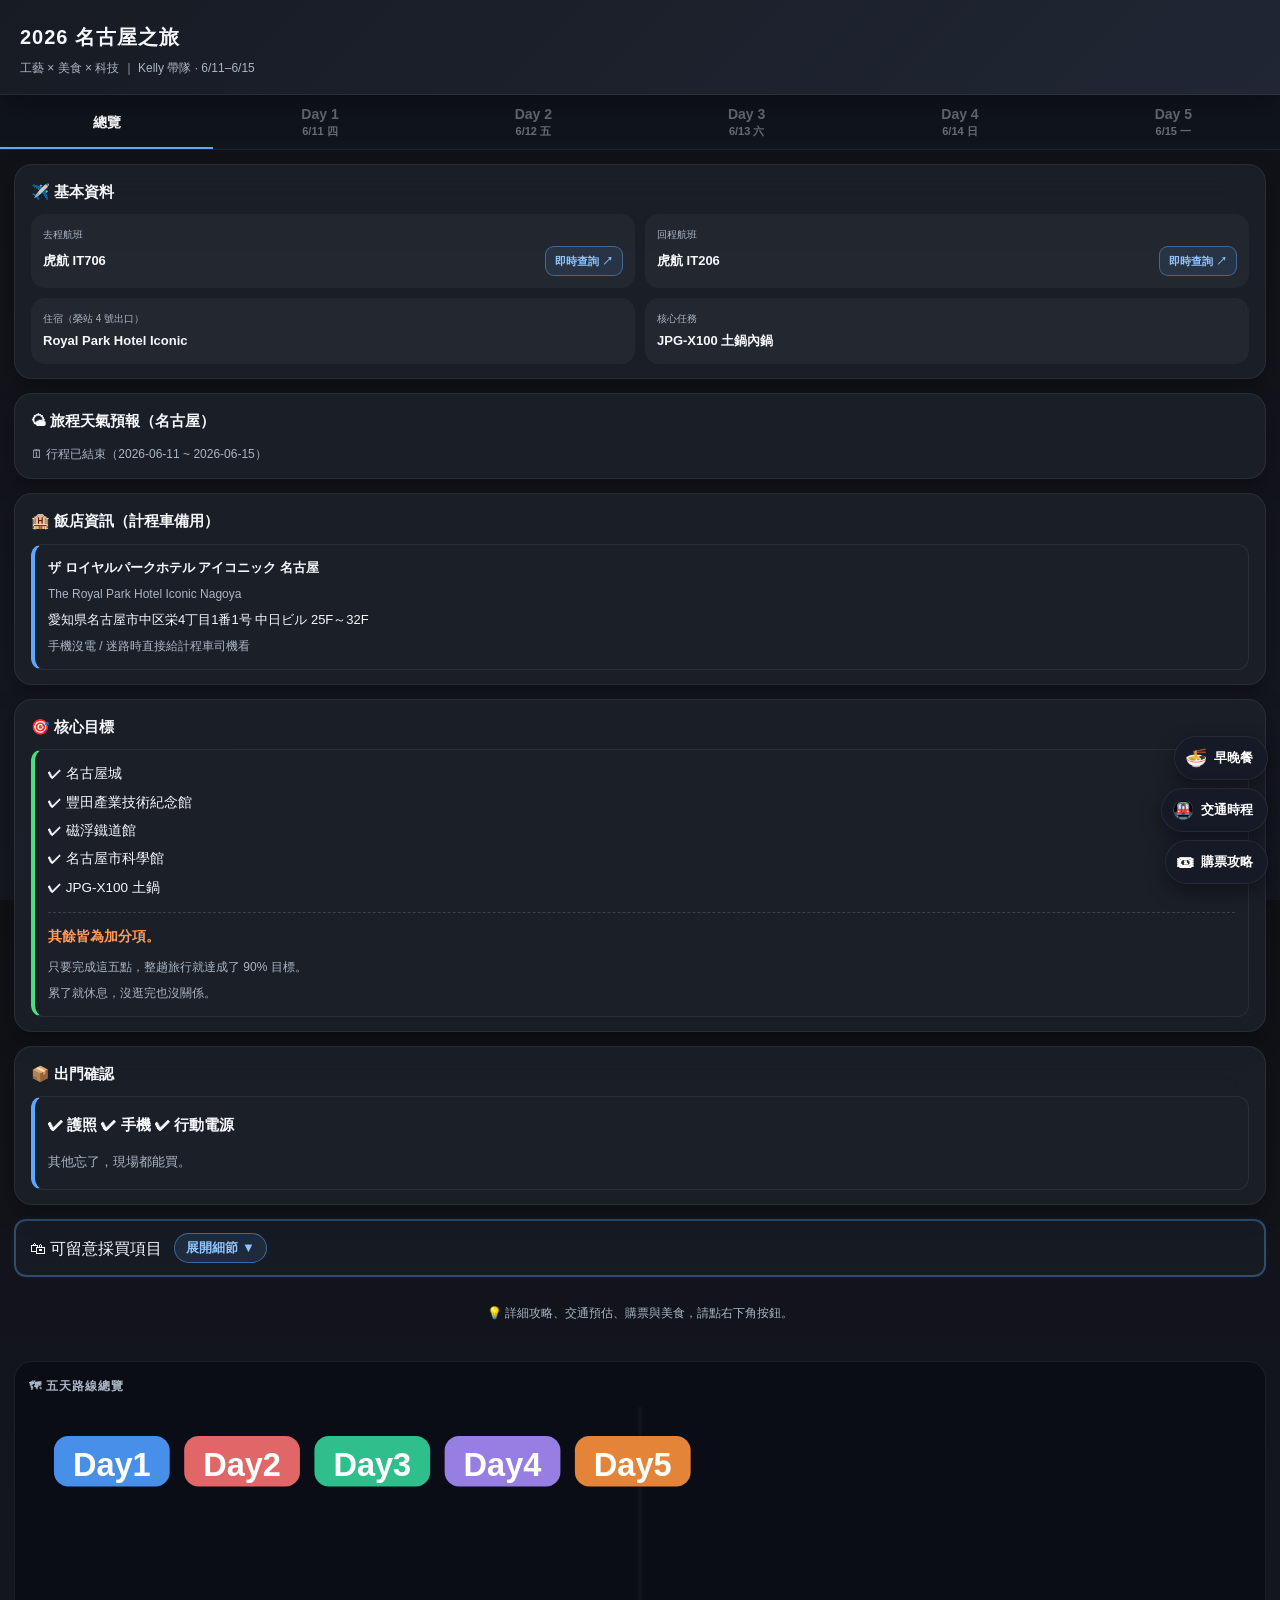
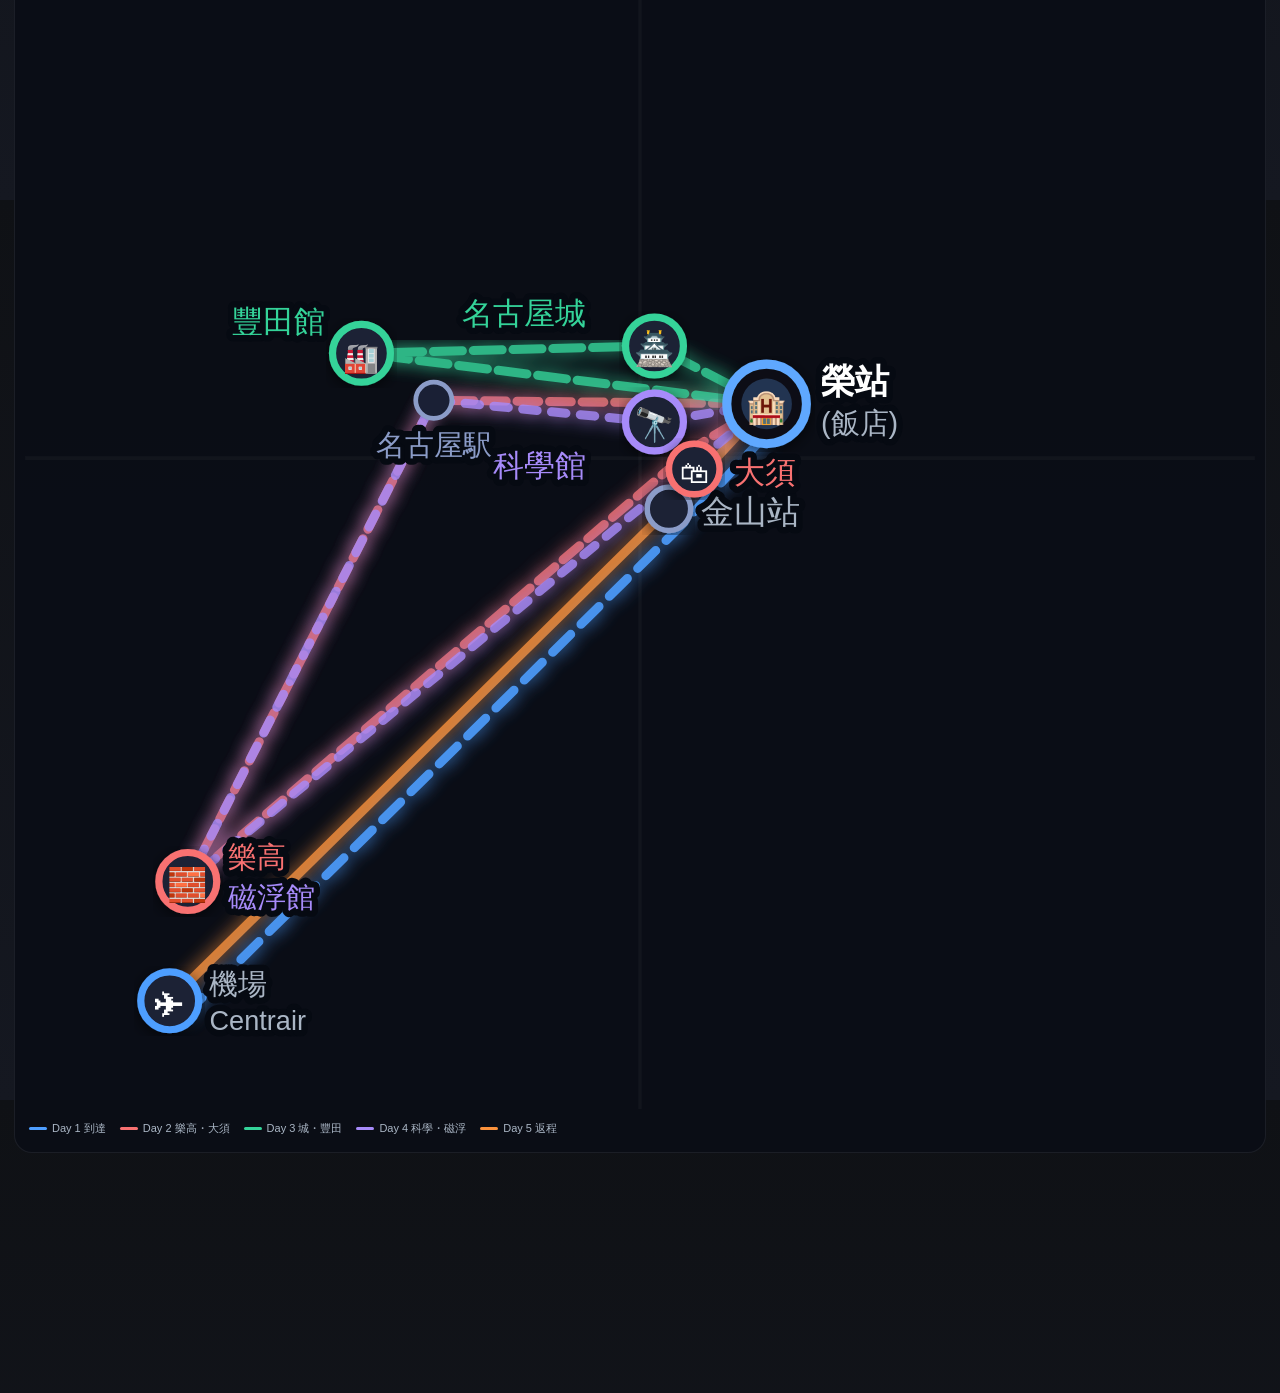
<file: japan/index.html>
<!DOCTYPE html>
<html lang="zh-TW">
<head>
<meta charset="UTF-8">
<meta name="viewport" content="width=device-width, initial-scale=1.0">
<title>V45 | 2026 名古屋之旅</title>
<meta name="mobile-web-app-capable" content="yes">
<meta name="apple-mobile-web-app-capable" content="yes">
<meta name="apple-mobile-web-app-status-bar-style" content="black-translucent">
<meta name="apple-mobile-web-app-title" content="名古屋之旅">
<meta name="theme-color" content="#0f1115">
<link rel="manifest" href="./manifest.webmanifest">
<link rel="apple-touch-icon" href="./icon-192.svg">
<link rel="icon" href="data:image/svg+xml,<svg xmlns='http://www.w3.org/2000/svg' viewBox='0 0 100 100'><rect width='100' height='100' fill='%230f1115'/><text y='75' x='50' text-anchor='middle' font-size='70'>🎌</text></svg>">
<style> 
/* ── CSS Variables ── */
:root {
  --bg:           #0f1115;
  --bg2:          #151821;
  --surface:      rgba(28,32,42,0.88);
  --surface-alt:  rgba(255,255,255,0.04);
  --border:       rgba(255,255,255,0.07);
  --text:         #f5f7fa;
  --text-sub:     #aab6c5;
  --text-dim:     rgba(210,220,235,0.45);
  --accent:       #5fa8ff;
  --accent2:      #d0a96a;
  --red:          #c53030;
  --red-soft:     rgba(255,112,112,0.1);
  --amber:        #f59e0b;
  --green:        #10b981;
  --timeline-dot: #5fa8ff;
  --timeline-line:rgba(255,255,255,0.08);
  --header-bg:    linear-gradient(135deg,#171b24,#202633);
  --tab-bg:       rgba(18,22,30,0.82);
  --btn-bg:       linear-gradient(135deg,#2f6df6,#4f8cff);
  --btn-sec:      rgba(255,255,255,0.06);
  --focus-l:      #f6c453;
  --food-l:       #ff9b5e;
  --warn-l:       #ff7070;
  --success-l:    #4ade80;
  --scrollbar-track: #10141c;
  --scrollbar-thumb: #2a3442;
}

/* ── Reset ── */
*, *::before, *::after { box-sizing: border-box; -webkit-tap-highlight-color: transparent; }
html, body {
  margin: 0; height: 100%;
  background: linear-gradient(180deg, var(--bg) 0%, var(--bg2) 100%);
  font-family: 'Noto Sans TC','PingFang TC','Microsoft JhengHei', sans-serif;
  color: var(--text); line-height: 1.7; overscroll-behavior: none;
}

/* ── Scrollbar ── */
::-webkit-scrollbar { width: 8px; }
::-webkit-scrollbar-track { background: var(--scrollbar-track); }
::-webkit-scrollbar-thumb { background: var(--scrollbar-thumb); border-radius: 8px; }
::-webkit-scrollbar-thumb:hover { background: #3b4656; }

/* ── Header ── */
.header {
  /* 改為 fixed：確保無論頁面多長，header 永遠釘在頂部 */
  position: fixed; top: 0; left: 0; right: 0; z-index: 50;
  background: var(--header-bg); color: var(--text);
  padding: calc(env(safe-area-inset-top) + 20px) 20px 16px;
  border-bottom: 1px solid var(--border);
  box-shadow: 0 10px 30px rgba(0,0,0,0.35);
}
.header h1 { margin: 0; font-size: 20px; font-weight: 900; letter-spacing: 1px; }
.header p  { margin: 4px 0 0; color: var(--text-sub); font-size: 12px; }

/* ── Tab Bar ── */
.tab-bar {
  /* 改為 fixed：徹底脫離文件流，不受頁面長度影響
     top 由 JS 動態寫入 header 實際高度 */
  position: fixed; left: 0; right: 0; z-index: 40;
  background: var(--tab-bg); backdrop-filter: blur(22px);
  display: flex; border-bottom: 1px solid var(--border);
  overflow-x: auto; scrollbar-width: none;
}
.tab-bar::-webkit-scrollbar { display: none; }
.tab {
  flex: 1; min-width: 60px; padding: 10px 4px 8px;
  text-align: center; cursor: pointer;
  color: var(--text-dim); font-size: 11px; font-weight: 700; line-height: 1.3;
  border-bottom: 3px solid transparent; margin-bottom: -1px; transition: color .2s;
  border-top: 0; border-left: 0; border-right: 0;
  background: transparent; font-family: inherit;
}
.tab .tab-date { font-size: 14px; font-weight: 900; display: block; }
.tab.active { color: #fff; border-bottom-color: var(--accent); }
.tab:focus-visible, .close:focus-visible, .float-btn:focus-visible, .btn:focus-visible {
  outline: 3px solid var(--focus-l); outline-offset: -3px;
}
.tab.today-tab .tab-date::after {
  content: '●'; font-size: 6px; color: #ef4444;
  vertical-align: super; margin-left: 2px;
}

/* ── Pages ── */
/* padding-top 由 JS 寫入 --chrome-h，等於 header + tab-bar 實際高度 */
.pages { position: relative; padding-top: var(--chrome-h, 120px); }
.page { display: none; padding: 14px 14px 100px; }
.page.active { display: block; }

/* ── Info Panel ── */
.info-panel {
  background: var(--surface); border-radius: 18px;
  padding: 14px 16px; margin-bottom: 14px;
  border: 1px solid var(--border);
  box-shadow: 0 8px 24px rgba(0,0,0,0.28);
  backdrop-filter: blur(18px);
}
.info-panel.warning-panel { background: rgba(197,48,48,0.08); border-color: rgba(255,100,100,0.2); }
.info-panel h2 { margin: 0 0 10px; font-size: 16px; color: var(--text); }
.info-grid { display: grid; grid-template-columns: 1fr 1fr; gap: 10px; }
.info-item { background: var(--surface-alt); border-radius: 14px; padding: 12px; }
.info-label { font-size: 10px; color: var(--text-sub); margin-bottom: 3px; }
.info-value { font-size: 13px; font-weight: 700; color: var(--text); }
.flight-value { display: flex; align-items: center; justify-content: space-between; flex-wrap: wrap; gap: 7px; }
.flight-live-link {
  display: inline-flex; align-items: center; justify-content: center;
  min-height: 30px; padding: 4px 9px;
  border: 1px solid rgba(95,168,255,0.45);
  border-radius: 9px; background: rgba(95,168,255,0.1);
  color: #91c5ff; text-decoration: none;
  font-size: 11px; font-weight: 800; line-height: 1; white-space: nowrap;
  transition: background .15s, border-color .15s, color .15s;
}
.flight-live-link:hover, .flight-live-link:focus-visible { background: rgba(95,168,255,0.22); border-color: rgba(145,197,255,0.85); color: #fff; }
.flight-live-link:focus-visible { outline: 3px solid var(--focus-l); outline-offset: 2px; }

/* ── Day Stats ── */
.day-stats {
  background: rgba(255,255,255,0.05); border: 1px solid rgba(255,255,255,0.05);
  border-radius: 12px; padding: 9px 13px; margin-bottom: 14px;
  font-size: 12px; color: #d6dee8;
  display: flex; flex-wrap: wrap; gap: 4px 12px; align-items: center;
}
.day-stats .sep { color: rgba(255,255,255,0.18); }

/* ── Timeline ── */
.timeline { border-left: 2px solid var(--timeline-line); margin-left: 8px; padding-left: 16px; }
.event { position: relative; margin-bottom: 24px; }
.event::before {
  content: ''; position: absolute; left: -23px; top: 6px;
  width: 11px; height: 11px; border-radius: 50%;
  background: var(--timeline-dot); border: 2px solid var(--bg2);
  box-shadow: 0 0 0 2px rgba(255,255,255,0.04);
}
.time  { color: var(--accent); font-size: 13px; font-weight: 800; }
.title { font-size: 17px; font-weight: 800; margin: 2px 0 7px; line-height: 1.3; color: #fff; }
.badge { display: inline-block; background: #d9485f; color: white; border-radius: 7px; padding: 1px 7px; font-size: 10px; margin-left: 5px; }
.fee   { background: rgba(255,255,255,0.08); color: var(--text-sub); padding: 1px 7px; border-radius: 7px; font-size: 10px; margin-left: 5px; }

/* ── Info Boxes ── */
.hint-box, .food-box, .warning-box, .success-box {
  background: var(--surface); border: 1px solid var(--border);
  border-radius: 12px; padding: 10px 13px; margin-top: 9px; font-size: 13px; color: var(--text);
}
.hint-box    { border-left: 4px solid var(--accent); }
.food-box    { border-left: 4px solid var(--food-l); }
.warning-box { border-left: 4px solid var(--warn-l); }
.success-box { border-left: 4px solid var(--success-l); }
.focus-box, .nav-box { background: var(--surface); border: 1px solid var(--border); border-left: 4px solid var(--accent); border-radius: 12px; padding: 10px 13px; margin-top: 9px; font-size: 13px; color: var(--text); }
.tactic-box { background: rgba(95,168,255,0.08); border: 1px solid rgba(95,168,255,0.3); border-left: 4px solid var(--accent); border-radius: 12px; padding: 10px 13px; margin-top: 9px; font-size: 13px; }
.sub-text    { font-size: 12px; color: var(--text-sub); }

.event-hint { font-size: 12.5px; color: var(--text-sub); margin: 4px 0 8px; line-height: 1.5; }
.event-hint b { color: var(--text); }
.event-hint .warn { color: var(--warn-l); font-weight: 700; }
.event-hint .go   { color: var(--accent); font-weight: 700; }
.success-section { margin-top: 20px; margin-bottom: 4px; }
.success-label { font-size: 13px; font-weight: 800; color: var(--success-l); margin-bottom: 6px; letter-spacing: 0.3px; }

/* ── Collapsible ── */
.custom-details {
  background: rgba(28,32,42,0.6); border-radius: 12px;
  border: 2px solid rgba(95,168,255,0.34); margin-bottom: 12px; overflow: hidden;
  box-shadow: 0 0 5px rgba(95,168,255,0.08);
  /* 移除 transition 避免與 animation 衝突，並讓呼吸燈無限播放 */
  animation: pulseBorder 2.5s ease-in-out infinite;
}

/* 展開後改變背景色即可，不要停止動畫 */
.custom-details[open] { 
  background: rgba(28,32,42,0.78); 
}

/* 呼吸燈外框動畫設定 */
@keyframes pulseBorder {
  0%   { border-color: rgba(95,168,255,0.34); box-shadow: 0 0 5px rgba(95,168,255,0.08); }
  50%  { border-color: rgba(95,168,255,0.85); box-shadow: 0 0 14px rgba(95,168,255,0.35); }
  100% { border-color: rgba(95,168,255,0.34); box-shadow: 0 0 5px rgba(95,168,255,0.08); }
}

.custom-details summary {
  display: flex; align-items: center;
  padding: 12px 14px; cursor: pointer; list-style: none;
}
.custom-details summary::-webkit-details-marker { display: none; }
.custom-details summary::after {
  content: '展開細節 ▼'; margin-left: 12px; flex-shrink: 0; padding: 6px 11px;
  border-radius: 999px; border: 1px solid rgba(95,168,255,0.5);
  background: rgba(95,168,255,0.11); color: #91c5ff; font-size: 13px; font-weight: 900; line-height: 1.2;
}
.custom-details[open] summary::after { content: '收合細節 ▲'; color: var(--accent); background: rgba(95,168,255,0.08); border-color: rgba(95,168,255,0.32); }
.custom-details .details-content { padding: 0 14px 14px; font-size: 13px; background: rgba(0,0,0,0.22); border-top: 1px solid var(--border); }

/* ── Route Map ── */
.route-map { background: var(--surface); border: 1px solid var(--border); border-radius: 14px; padding: 12px 14px; margin-top: 10px; }
.route-node { display: flex; align-items: center; margin-bottom: 8px; font-size: 13px; font-weight: 700; }
.route-line { width: 4px; height: 20px; margin-left: 11px; border-radius: 8px; margin-bottom: 2px; }
.route-step { display: flex; align-items: flex-start; gap: 10px; margin-bottom: 9px; }
.route-icon { font-size: 16px; min-width: 22px; }
.route-line-name  { font-weight: 700; font-size: 13px; color: var(--text); }
.route-detail     { font-size: 11.5px; color: var(--text-sub); }
.purple    { background: #8b5cf6; }
.red-line  { background: #ef4444; }
.green-line{ background: var(--green); }

/* ── Nav Steps ── */
.nav-steps { display: flex; flex-direction: column; gap: 7px; margin-top: 9px; }
.nav-step  { display: flex; align-items: center; gap: 9px; font-size: 13px; }
.step-num  { background: var(--btn-bg); color: white; width: 22px; height: 22px; border-radius: 50%; display: flex; align-items: center; justify-content: center; font-size: 11px; font-weight: 900; flex-shrink: 0; }

.exit-box { background: var(--accent); color: #081018; display: inline-block; padding: 5px 11px; border-radius: 10px; font-weight: 900; margin-top: 9px; font-size: 12px; }
.taxi-card { background: var(--surface); border-radius: 12px; padding: 11px; margin-top: 9px; border: 1px solid rgba(255,159,64,0.3); text-align: center; font-size: 13px; }
.taxi-jp { font-size: 16px; font-weight: 900; color: #ff9c9c; margin-top: 5px; }

/* ── Buttons ── */
.btn-group { display: flex; gap: 8px; margin-top: 10px; flex-wrap: wrap; }
.btn { text-decoration: none; background: var(--btn-bg); color: white; padding: 8px 13px; border-radius: 12px; font-size: 12px; font-weight: 700; display: inline-flex; align-items: center; gap: 5px; border: 1px solid rgba(255,255,255,0.08); cursor: pointer; box-shadow: 0 6px 16px rgba(47,109,246,0.35); }
.btn.secondary { background: var(--btn-sec); color: var(--text); box-shadow: none; }

.airport-tl  { margin-top: 8px; }
.airport-row { display: flex; align-items: baseline; gap: 10px; font-size: 13px; padding: 3px 0; }
.airport-time{ font-weight: 900; color: var(--accent); min-width: 50px; }
.today-banner { background: linear-gradient(135deg,#23405f,#2f6df6); color: white; border-radius: 12px; padding: 8px 14px; margin-bottom: 12px; font-size: 12px; display: flex; align-items: center; gap: 8px; }
.today-banner b { font-size: 14px; }

/* ── Floating Menu ── */
.floating-menu { position: fixed; right: 12px; bottom: 16px; display: flex; flex-direction: column; gap: 8px; z-index: 50; }
.float-btn-wrap { display: flex; align-items: center; justify-content: flex-end; }
.float-btn { display: flex; align-items: center; gap: 7px; background: rgba(22,27,38,0.95); color: white; padding: 0 14px 0 10px; height: 44px; border-radius: 22px; border: 1px solid var(--border); cursor: pointer; backdrop-filter: blur(20px); box-shadow: 0 8px 20px rgba(0,0,0,0.40); transition: transform .15s; white-space: nowrap; font-size: 13px; font-weight: 700; }
.float-btn .float-icon { font-size: 18px; }
.float-btn:active { transform: scale(.95); }

/* ── Modal ── */
.modal { display: none; position: fixed; z-index: 100; left: 0; top: 0; width: 100%; height: 100%; background: rgba(0,0,0,0.72); }
.modal-content { background: var(--surface); backdrop-filter: blur(18px); border: 1px solid var(--border); color: var(--text); width: 92%; max-width: 640px; margin: 6vh auto; border-radius: 22px; padding: 22px; max-height: 84vh; overflow: auto; }
.close { float: right; font-size: 28px; cursor: pointer; font-weight: 900; line-height: 1; color: var(--text-sub); background: transparent; border: 0; padding: 4px 8px; font-family: inherit; }

.ticket-section { margin-bottom: 18px; }
.ticket-section h3 { margin: 0 0 9px; font-size: 14px; color: var(--text); display: flex; align-items: center; gap: 6px; }
.ticket-row { display: flex; align-items: flex-start; gap: 9px; padding: 9px 0; border-bottom: 1px solid var(--border); font-size: 13px; }
.ticket-row:last-child { border-bottom: none; }
.ticket-dot { width: 9px; height: 9px; border-radius: 50%; flex-shrink: 0; margin-top: 5px; }
.dot-red { background: #ef4444; } .dot-yellow { background: var(--amber); } .dot-green { background: var(--green); }
.ticket-name { font-weight: 700; margin-bottom: 2px; }
.ticket-note { color: var(--text-sub); font-size: 12px; line-height: 1.5; }

.fare-table { width: 100%; border-collapse: collapse; font-size: 12.5px; margin: 8px 0; }
.fare-table td { padding: 6px 4px; border-bottom: 1px solid rgba(255,255,255,0.05); }
.fare-table tr:last-child td { border-bottom: none; }
.fare-day   { font-weight: 800; color: var(--accent); white-space: nowrap; }
.fare-route { color: var(--text-sub); }
.fare-price { text-align: right; font-weight: 700; white-space: nowrap; color: var(--text); }
.dashed-divider { border: none; border-top: 1px dashed rgba(255,255,255,0.15); margin: 10px 0; }

/* ── Weather Panel ── */
.weather-panel { background: var(--surface); border-radius: 18px; padding: 14px 16px; margin-bottom: 14px; border: 1px solid var(--border); box-shadow: 0 8px 24px rgba(0,0,0,0.28); backdrop-filter: blur(18px); }
.weather-panel h2 { margin: 0 0 10px; font-size: 15px; color: var(--text); }
.weather-grid { display: grid; grid-template-columns: repeat(5, 1fr); gap: 6px; }
.weather-card { background: var(--surface-alt); border-radius: 12px; padding: 10px 6px; text-align: center; border: 1px solid var(--border); }
.wc-date { font-size: 10px; color: var(--text-sub); margin-bottom: 2px; }
.wc-day  { font-size: 11px; font-weight: 800; color: var(--accent); margin-bottom: 4px; }
.wc-icon { font-size: 22px; line-height: 1; margin-bottom: 4px; }
.wc-temp { font-size: 11px; font-weight: 700; color: var(--text); line-height: 1.6; }
.wc-rain { font-size: 10px; color: var(--text-sub); margin-top: 2px; }
.wc-rain.wet { color: #60a5fa; font-weight: 700; }
.wc-rain.heavy { color: var(--warn-l); font-weight: 700; }
.weather-loading { text-align:center; color: var(--text-sub); font-size: 13px; padding: 12px 0; }
.weather-err { font-size:12px; color:var(--text-sub); }
.weather-err a { color:var(--accent); }

.day-weather { display: flex; align-items: center; gap: 6px; font-size: 12px; font-weight: 700; }
.day-weather .dw-icon { font-size: 16px; line-height: 1; }
.day-weather .dw-temp { color: var(--text); }
.day-weather .dw-rain { color: #60a5fa; }
.day-weather .dw-rain.heavy { color: var(--warn-l); }
.tab-weather { font-size: 10px; display: block; margin-top: 1px; color: var(--text-sub); line-height: 1; }

.breakfast-nav { display: inline-flex; align-items: center; gap: 4px; margin-top: 6px; text-decoration: none; background: rgba(95,168,255,0.12); border: 1px solid rgba(95,168,255,0.3); color: var(--accent); font-size: 11px; font-weight: 700; padding: 4px 9px; border-radius: 8px; transition: background .15s; }
.breakfast-nav:active { background: rgba(95,168,255,0.25); }
.breakfast-nav svg { flex-shrink: 0; }

@media (max-width: 380px) {
  .header h1   { font-size: 17px; }
  .tab .tab-date { font-size: 13px; }
  .title       { font-size: 15px; }
}

/* ── SVG Route Map ── */
.svg-map-wrap { background: rgba(10,14,22,0.92); border: 1px solid var(--border); border-radius: 18px; padding: 14px 10px 14px; margin-top: 18px; margin-bottom: 140px; overflow: hidden; }
.svg-map-title { font-size: 12px; font-weight: 900; color: var(--text-sub); letter-spacing: 1px; text-transform: uppercase; margin-bottom: 10px; padding-left: 4px; }
.svg-map-wrap svg { width: 100%; height: auto; display: block; }
.map-legend { display: flex; flex-wrap: wrap; gap: 8px 14px; margin-top: 10px; padding-left: 4px; }
.map-legend-item { display: flex; align-items: center; gap: 5px; font-size: 11px; color: var(--text-sub); }
.map-legend-line { width: 18px; height: 3px; border-radius: 2px; flex-shrink: 0; }
</style>
</head>
<body>

<div class="header">
  <h1>2026 名古屋之旅</h1>
  <p>工藝 × 美食 × 科技 ｜ Kelly 帶隊 · 6/11–6/15</p>
</div>

<div class="tab-bar" id="tabBar" role="tablist" aria-label="行程日期">
  <button type="button" class="tab" role="tab" aria-controls="p0" onclick="switchTab(0)"><span class="tab-date">總覽</span></button>
  <button type="button" class="tab" role="tab" aria-controls="p1" onclick="switchTab(1)"><span class="tab-date">Day 1</span><span>6/11 四</span><span class="tab-weather" id="tw1"></span></button>
  <button type="button" class="tab" role="tab" aria-controls="p2" onclick="switchTab(2)"><span class="tab-date">Day 2</span><span>6/12 五</span><span class="tab-weather" id="tw2"></span></button>
  <button type="button" class="tab" role="tab" aria-controls="p3" onclick="switchTab(3)"><span class="tab-date">Day 3</span><span>6/13 六</span><span class="tab-weather" id="tw3"></span></button>
  <button type="button" class="tab" role="tab" aria-controls="p4" onclick="switchTab(4)"><span class="tab-date">Day 4</span><span>6/14 日</span><span class="tab-weather" id="tw4"></span></button>
  <button type="button" class="tab" role="tab" aria-controls="p5" onclick="switchTab(5)"><span class="tab-date">Day 5</span><span>6/15 一</span><span class="tab-weather" id="tw5"></span></button>
</div>

<div class="pages">

<div class="page" id="p0">
  <div class="info-panel">
    <h2 style="font-size:15px;">✈️ 基本資料</h2>
    <div class="info-grid">
      <div class="info-item">
        <div class="info-label">去程航班</div>
        <div class="info-value flight-value">
          <span>虎航 IT706</span>
          <a class="flight-live-link" href="https://www.flightradar24.com/data/flights/it706" target="_blank" rel="noopener noreferrer" aria-label="在 Flightradar24 查詢虎航 IT706 即時航班">即時查詢 ↗</a>
        </div>
      </div>
      <div class="info-item">
        <div class="info-label">回程航班</div>
        <div class="info-value flight-value">
          <span>虎航 IT206</span>
          <a class="flight-live-link" href="https://www.flightradar24.com/data/flights/it206" target="_blank" rel="noopener noreferrer" aria-label="在 Flightradar24 查詢虎航 IT206 即時航班">即時查詢 ↗</a>
        </div>
      </div>
      <div class="info-item"><div class="info-label">住宿（榮站 4 號出口）</div><div class="info-value">Royal Park Hotel Iconic</div></div>
      <div class="info-item"><div class="info-label">核心任務</div><div class="info-value">JPG‑X100 土鍋內鍋</div></div>
    </div>
  </div>

  <div class="weather-panel" id="weatherPanel">
    <h2 style="font-size:15px;">🌤 旅程天氣預報（名古屋）</h2>
    <div id="weatherContent" aria-live="polite"><div class="weather-loading">載入中…</div></div>
  </div>

  <div class="info-panel">
    <h2 style="font-size:15px;">🏨 飯店資訊（計程車備用）</h2>
    <div class="focus-box" style="line-height:2.0;">
      <b>ザ ロイヤルパークホテル アイコニック 名古屋</b><br>
      <span class="sub-text">The Royal Park Hotel Iconic Nagoya</span><br>
      愛知県名古屋市中区栄4丁目1番1号 中日ビル 25F～32F<br>
      <span class="sub-text">手機沒電 / 迷路時直接給計程車司機看</span>
    </div>
  </div>

  <div class="info-panel">
    <h2 style="font-size:15px;">🎯 核心目標</h2>
    <div class="success-box" style="font-size:13.5px;line-height:2.1;">
      ✔ 名古屋城<br>
      ✔ 豐田產業技術紀念館<br>
      ✔ 磁浮鐵道館<br>
      ✔ 名古屋市科學館<br>
      ✔ JPG-X100 土鍋<br>
      <hr class="dashed-divider">
      <b style="color:var(--food-l);">其餘皆為加分項。</b><br>
      <span class="sub-text" style="display:block;margin-top:4px;">只要完成這五點，整趟旅行就達成了 90% 目標。<br>累了就休息，沒逛完也沒關係。</span>
    </div>
  </div>

  <div class="info-panel">
    <h2 style="font-size:15px;">📦 出門確認</h2>
    <div class="focus-box" style="font-size:15px;font-weight:900;line-height:2.4;">
      ✔ 護照 ✔ 手機 ✔ 行動電源<br>
      <span class="sub-text" style="font-weight:400;font-size:13px;">其他忘了，現場都能買。</span>
    </div>
  </div>

  <details class="custom-details">
    <summary>🛍 可留意採買項目</summary>
    <div class="details-content">
      <div class="focus-box" style="line-height:2.2;">
        🍲 <b>JPG-X100 內鍋</b>（優先，Day 2 晚已預訂）<br>
        💊 親友托買的<b>藥妝</b>（事前確認好清單）
      </div>
      <div style="margin-top:10px;">
        <div style="font-size:14px;font-weight:900;color:var(--food-l);letter-spacing:0.5px;margin-bottom:8px;">💊 藥妝參考清單</div>
        <div class="focus-box" style="line-height:2.2;">
          蒸氣眼罩（Megurhythm）<br>
          痠痛貼布（サロンパス / ロイヒつぼ膏）<br>
          腸胃藥（太田胃散）<br>
          感冒藥（パブロン）<br>
          維他命飲料（Alinamin、Regain）<br>
          防曬乳（アネッサ / ビオレ）<br>
          面膜、美白精華（隨喜好）<br>
          🧳 旅行收納小物（順手看）<br>
          <span class="sub-text">有興趣再看，不強求。</span>
        </div>
      </div>
    </div>
  </details>

  <div style="text-align:center;color:var(--text-sub);font-size:12px;padding:14px 0 20px;">
    💡 詳細攻略、交通預估、購票與美食，請點右下角按鈕。
  </div>

  <div class="svg-map-wrap">
    <div class="svg-map-title">🗺 五天路線總覽</div>
    <svg viewBox="0 0 340 360" xmlns="http://www.w3.org/2000/svg" font-family="'Noto Sans TC','PingFang TC',sans-serif">
      <defs>
        <filter id="gd"><feGaussianBlur stdDeviation="2.5" result="b"/><feMerge><feMergeNode in="b"/><feMergeNode in="SourceGraphic"/></feMerge></filter>
        <filter id="shadowNode"><feDropShadow dx="0" dy="1" stdDeviation="2" flood-color="rgba(0,0,0,0.6)"/></filter>
        <style>.ov-lbl { paint-order: stroke fill; stroke: #060a12; stroke-width: 3.5px; stroke-linejoin: round; }</style>
      </defs>
      <rect width="340" height="360" fill="none"/>
      <line x1="170" y1="0" x2="170" y2="360" stroke="rgba(255,255,255,0.03)" stroke-width="1"/>
      <line x1="0" y1="180" x2="340" y2="180" stroke="rgba(255,255,255,0.03)" stroke-width="1"/>

      <polyline points="205,165 178,194 40,330" fill="none" stroke="#fb923c" stroke-width="2.5" stroke-linecap="round" stroke-linejoin="round" filter="url(#gd)" opacity="0.85"/>
      <polyline points="44,334 182,198 209,169" fill="none" stroke="#4e9eff" stroke-width="2.5" stroke-linecap="round" stroke-linejoin="round" stroke-dasharray="7,4" filter="url(#gd)" opacity="0.92"/>
      <polyline points="205,165 113,164 45,297 185,177 205,165" fill="none" stroke="#f87171" stroke-width="2.5" stroke-linecap="round" stroke-linejoin="round" stroke-dasharray="6,3" filter="url(#gd)" opacity="0.85"/>
      <polyline points="205,165 174,149 93,151 205,165" fill="none" stroke="#34d399" stroke-width="2.5" stroke-linecap="round" stroke-linejoin="round" stroke-dasharray="8,3" filter="url(#gd)" opacity="0.85"/>
      <polyline points="205,165 174,170 113,164 45,297 205,165" fill="none" stroke="#a78bfa" stroke-width="2.5" stroke-linecap="round" stroke-linejoin="round" stroke-dasharray="4,4" filter="url(#gd)" opacity="0.85"/>

      <circle cx="40" cy="330" r="8" fill="#1a2035" stroke="#4e9eff" stroke-width="2" filter="url(#shadowNode)"/>
      <text x="40" y="334" text-anchor="middle" font-size="8" fill="#fff">✈</text>
      <text class="ov-lbl" x="51" y="328" text-anchor="start" font-size="8" fill="#aab6c5">機場</text>
      <text class="ov-lbl" x="51" y="338" text-anchor="start" font-size="7.5" fill="#aab6c5">Centrair</text>

      <circle cx="178" cy="194" r="6" fill="#1a2035" stroke="#8b9cc8" stroke-width="1.5" filter="url(#shadowNode)"/>
      <text class="ov-lbl" x="187" y="198" text-anchor="start" font-size="9" fill="#aab6c5">金山站</text>

      <circle cx="205" cy="165" r="11" fill="#0f1115" stroke="#5fa8ff" stroke-width="2.5" filter="url(#shadowNode)"/>
      <circle cx="205" cy="165" r="7" fill="#5fa8ff" opacity="0.25"/>
      <text x="205" y="169" text-anchor="middle" font-size="9" fill="#fff">🏨</text>
      <text class="ov-lbl" x="220" y="162" text-anchor="start" font-size="9.5" fill="#fff" font-weight="900">榮站</text>
      <text class="ov-lbl" x="220" y="173" text-anchor="start" font-size="8" fill="#aab6c5">(飯店)</text>

      <circle cx="174" cy="149" r="8" fill="#1a2035" stroke="#34d399" stroke-width="2" filter="url(#shadowNode)"/>
      <text x="174" y="153" text-anchor="middle" font-size="9" fill="#fff">🏯</text>
      <text class="ov-lbl" x="155" y="143" text-anchor="end" font-size="8.5" fill="#34d399">名古屋城</text>

      <circle cx="93" cy="151" r="8" fill="#1a2035" stroke="#34d399" stroke-width="2" filter="url(#shadowNode)"/>
      <text x="93" y="155" text-anchor="middle" font-size="8" fill="#fff">🏭</text>
      <text class="ov-lbl" x="83" y="145" text-anchor="end" font-size="8.5" fill="#34d399">豐田館</text>

      <circle cx="174" cy="170" r="8" fill="#1a2035" stroke="#a78bfa" stroke-width="2" filter="url(#shadowNode)"/>
      <text x="174" y="174" text-anchor="middle" font-size="9" fill="#fff">🔭</text>
      <text class="ov-lbl" x="155" y="185" text-anchor="end" font-size="8.5" fill="#a78bfa">科學館</text>

      <circle cx="185" cy="183" r="7" fill="#1a2035" stroke="#f87171" stroke-width="1.8" filter="url(#shadowNode)"/>
      <text x="185" y="187" text-anchor="middle" font-size="8" fill="#fff">🛍</text>
      <text class="ov-lbl" x="196" y="187" text-anchor="start" font-size="8.5" fill="#f87171">大須</text>

      <circle cx="113" cy="164" r="5" fill="#1a2035" stroke="#8b9cc8" stroke-width="1.3"/>
      <text class="ov-lbl" x="113" y="179" text-anchor="middle" font-size="8" fill="#8b9cc8">名古屋駅</text>

      <circle cx="45" cy="297" r="8" fill="#1a2035" stroke="#f87171" stroke-width="2" filter="url(#shadowNode)"/>
      <text x="45" y="301" text-anchor="middle" font-size="9" fill="#fff">🧱</text>
      <text class="ov-lbl" x="56" y="293" text-anchor="start" font-size="8" fill="#f87171">樂高</text>
      <text class="ov-lbl" x="56" y="304" text-anchor="start" font-size="8" fill="#a78bfa">磁浮館</text>

      <rect x="8" y="8" width="32" height="14" rx="4" fill="#4e9eff" opacity="0.9"/>
      <text x="24" y="19" text-anchor="middle" font-size="9" fill="#fff" font-weight="900">Day1</text>
      <rect x="44" y="8" width="32" height="14" rx="4" fill="#f87171" opacity="0.9"/>
      <text x="60" y="19" text-anchor="middle" font-size="9" fill="#fff" font-weight="900">Day2</text>
      <rect x="80" y="8" width="32" height="14" rx="4" fill="#34d399" opacity="0.9"/>
      <text x="96" y="19" text-anchor="middle" font-size="9" fill="#fff" font-weight="900">Day3</text>
      <rect x="116" y="8" width="32" height="14" rx="4" fill="#a78bfa" opacity="0.9"/>
      <text x="132" y="19" text-anchor="middle" font-size="9" fill="#fff" font-weight="900">Day4</text>
      <rect x="152" y="8" width="32" height="14" rx="4" fill="#fb923c" opacity="0.9"/>
      <text x="168" y="19" text-anchor="middle" font-size="9" fill="#fff" font-weight="900">Day5</text>
    </svg>
    <div class="map-legend">
      <div class="map-legend-item"><div class="map-legend-line" style="background:#4e9eff;"></div>Day 1 到達</div>
      <div class="map-legend-item"><div class="map-legend-line" style="background:#f87171;"></div>Day 2 樂高・大須</div>
      <div class="map-legend-item"><div class="map-legend-line" style="background:#34d399;"></div>Day 3 城・豐田</div>
      <div class="map-legend-item"><div class="map-legend-line" style="background:#a78bfa;"></div>Day 4 科學・磁浮</div>
      <div class="map-legend-item"><div class="map-legend-line" style="background:#fb923c;"></div>Day 5 返程</div>
    </div>
  </div>
</div>

<div class="page" id="p1">
  <div id="banner1"></div>
  <div class="day-stats" id="stats1">
    <span>🚶 步數：低～中</span><span class="sep">|</span>
    <span>🧠 腦力：高</span><span class="sep">|</span>
    <span>🍜 超商文化補給</span><span class="sep">|</span>
    <span id="dw1"></span>
  </div>
  <div class="timeline">
    <div class="event">
      <div class="time">17:20 → 21:15</div>
      <div class="title">桃園 (T1) → 中部國際 (T2)</div>
      <div class="event-hint">虎航 IT706 ・飛行約 3h 50m</div>
    </div>
    <div class="event">
      <div class="time">22:00</div>
      <div class="title">前往飯店</div>
      <div class="event-hint"><span class="go">名鐵 → 金山站</span>，站內轉<span style="color:#a855f7;font-weight:700;">名城線（紫色） → 榮站 4 號出口</span>。<span class="warn">金山勿刷卡出站。</span></div>
      <div class="btn-group">
        <a class="btn" target="_blank" rel="noopener noreferrer" href="https://maps.google.com/?q=Royal+Park+Hotel+Iconic+Nagoya">🗺 飯店導航</a>
        <button class="btn secondary" onclick="openModal('trafficModal')">🚇 交通教學</button>
      </div>
      <details class="custom-details" style="margin-top:10px;">
        <summary>📋 出關 → 飯店完整步驟</summary>
        <div class="details-content">
          <div style="font-size:12px;color:var(--text-sub);padding:10px 0 4px;font-weight:700;">🚉 交通路線</div>
          <div class="route-map">
            <div class="route-node">✈️ 中部國際機場 T2</div>
            <div class="route-line red-line"></div>
            <div class="route-node">🚉 名鐵（於金山站下車）</div>
            <div class="route-line purple"></div>
            <div class="route-node" style="color:#a855f7;"><b>🚇 名城線 <span style="background:rgba(168,85,247,0.2);padding:2px 6px;border-radius:4px;">紫色</span></b></div>
            <div class="route-line green-line"></div>
            <div class="route-node">🏨 榮站 4 號出口 / 飯店</div>
          </div>
          <div class="nav-steps" style="margin-top:10px;">
            <div class="nav-step"><div class="step-num">✈</div><span>抵達 <b>T2</b> 航廈</span></div>
            <div class="nav-step"><div class="step-num">1</div><span>入境審查</span></div>
            <div class="nav-step"><div class="step-num">2</div><span>領取行李</span></div>
            <div class="nav-step"><div class="step-num">3</div><span>海關</span></div>
            <div class="nav-step"><div class="step-num">4</div><span>跟著 <b>Access Plaza</b> 指標走（步行約 5～10 分鐘）</span></div>
            <div class="nav-step"><div class="step-num">5</div><span>找到「<b>名鐵線のりば / Meitetsu</b>」刷卡進站</span></div>
            <div class="nav-step"><div class="step-num">6</div><span>依 Google Maps 指示搭乘 → <b>金山站</b>下車</span></div>
          </div>
          <div class="warning-box" style="margin-top:10px;font-size:12.5px;">⛔ 金山站下車後<b>不要急著刷卡出站</b><br>跟著 <b>地下鉄 Subway <span style="color:#a855f7;">名城線</span></b> 指標站內轉乘</div>
          <div class="nav-steps" style="margin-top:9px;">
            <div class="nav-step"><div class="step-num">7</div><span><span style="color:#a855f7;font-weight:700;">名城線（紫色）</span>搭至 <b>榮站</b></span></div>
            <div class="nav-step"><div class="step-num">8</div><span><b>榮站 4 號出口</b> → 中日大廈 → 飯店專用電梯 → Lobby 辦理入住</span></div>
          </div>
          <div class="focus-box" style="margin-top:9px;font-size:12.5px;">💡 4 號出口可直接從地下道走進中日大廈，不需出到地面。<br>卡關就停下來看 Google Maps。</div>
          <div class="food-box" style="margin-top:9px;">🍙 <b>宵夜：</b>Lawson 炸雞、7-11 飯糰、布丁。超商就夠了。</div>
          <div class="focus-box">🚕 <b>備案：</b>機場直達飯店計程車約 13,000 円（疲憊時直接喊）</div>
        </div>
      </details>
      <div class="success-section">
        <div class="success-label">🎯 Day 1 成功條件</div>
        <div class="success-box" style="line-height:2.1;">
          ✔ 抵達飯店 ✔ 完成 Check-in<br>
          ✔ 買到宵夜 ✔ 洗澡睡覺<br>
          <span class="sub-text">今天沒有其他任務。</span>
        </div>
      </div>

      <div class="svg-map-wrap" style="margin-top:20px;">
        <div class="svg-map-title">📍 Day 1 路線圖 — 到達名古屋</div>
        <svg viewBox="0 0 300 190" xmlns="http://www.w3.org/2000/svg" font-family="'Noto Sans TC','PingFang TC',sans-serif">
          <defs>
            <filter id="g1a"><feGaussianBlur stdDeviation="3" result="b"/><feMerge><feMergeNode in="b"/><feMergeNode in="SourceGraphic"/></feMerge></filter>
            <style>.lbl1{paint-order:stroke fill;stroke:#0a0e16;stroke-width:3px;stroke-linejoin:round;}</style>
          </defs>
          <polyline points="75,155 148,100 218,38" fill="none" stroke="#4e9eff" stroke-width="3" stroke-linecap="round" stroke-linejoin="round" filter="url(#g1a)"/>
          <text x="278" y="22" text-anchor="middle" font-size="9" fill="rgba(255,255,255,0.25)">N↑</text>
          <text class="lbl1" x="96" y="130" text-anchor="start" font-size="9" fill="#4e9eff" transform="rotate(-40,96,130)">名鐵 ~25分</text>
          <text class="lbl1" x="164" y="76" text-anchor="start" font-size="9" fill="#a78bfa" transform="rotate(-40,164,76)">名城線 ~8分</text>
          <circle cx="148" cy="100" r="8" fill="#1a2035" stroke="#8b9cc8" stroke-width="1.8"/>
          <text class="lbl1" x="160" y="97" text-anchor="start" font-size="9" fill="#aab6c5">金山站</text>
          <text class="lbl1" x="160" y="108" text-anchor="start" font-size="8" fill="#ff9c9c">⚠ 站內轉乘</text>
          <circle cx="75" cy="155" r="10" fill="#1a2035" stroke="#4e9eff" stroke-width="2"/>
          <text x="75" y="159" text-anchor="middle" font-size="10" fill="#fff">✈</text>
          <text class="lbl1" x="75" y="175" text-anchor="middle" font-size="8.5" fill="#aab6c5">中部機場 T2</text>
          <circle cx="218" cy="38" r="11" fill="#0f1115" stroke="#5fa8ff" stroke-width="2.5"/>
          <circle cx="218" cy="38" r="7" fill="#5fa8ff" opacity="0.2"/>
          <text x="218" y="42" text-anchor="middle" font-size="10" fill="#fff">🏨</text>
          <text class="lbl1" x="218" y="58" text-anchor="middle" font-size="9" fill="#fff" font-weight="900">榮站・飯店</text>
          <text class="lbl1" x="218" y="69" text-anchor="middle" font-size="8" fill="#5fa8ff">4號出口</text>
          <rect x="10" y="10" width="68" height="16" rx="4" fill="rgba(78,158,255,0.2)" stroke="rgba(78,158,255,0.5)" stroke-width="1"/>
          <text x="44" y="22" text-anchor="middle" font-size="9" fill="#4e9eff">6/11 四 抵達</text>
        </svg>
      </div>
    </div>
  </div>
</div>

<div class="page" id="p2">
  <div id="banner2"></div>
  <div class="day-stats" id="stats2">
    <span>🚶 步數：中</span><span class="sep">|</span>
    <span>🧠 腦力：中</span><span class="sep">|</span>
    <span>🍜 大須亂吃</span><span class="sep">|</span>
    <span id="dw2"></span>
  </div>
  <div class="timeline">
    <div class="event">
      <div class="time">08:30</div>
      <div class="title">☕ 早餐：Conpal（コンパル）</div>
      <div class="event-hint">榮地下街。<b>炸蝦三明治</b>，老派喫茶店文化。飯店下樓直達。</div>
    </div>

    <div class="event">
      <div class="time">10:00</div>
      <div class="title">樂高樂園 & SEA LIFE <span class="fee">~7,000円</span></div>
      <div class="event-hint"><span class="warn">15:00 離開</span>，以 Miniland 建築模型＋SEA LIFE 為主，不必玩遍。</div>
      <div class="btn-group">
        <a class="btn" target="_blank" rel="noopener noreferrer" href="https://maps.google.com/?q=Legoland+Japan">🗺 樂高樂園導航</a>
      </div>
      
      <div class="success-box">
        🎫 樂高門票<br>
        ✔ 已購買<br>
        ✔ 已加入 Samsung Wallet<br>
        入園時直接出示即可
      </div>

      <details class="custom-details" style="margin-top:10px;">
        <summary>🧱 樂高樂園詳情</summary>
        <div class="details-content">
          <div class="success-box" style="margin-bottom:10px;border-left-color:var(--success-l);">🎯 <b>必看</b><br>
            ✔ Miniland 微縮建築模型<br>
            ✔ SEA LIFE 海洋互動展<br>
            ✔ 平日人少，慢慢逛就對了
          </div>
          <div class="nav-box">📍 Google Maps 搜尋：<b>「LEGOLAND Japan」</b><br><span class="sub-text">終點：金城ふ頭站（Aonami Line）</span></div>
          <div class="focus-box">⏱ <b>建議停留 4～5 小時。</b>平日來空間感極佳，不需大移動。</div>
          <div class="focus-box">🔭 Miniland 建築比例還原、SEA LIFE 數位互動照明。兩處相鄰。</div>
          <div class="food-box">🍔 樂園餐點偏貴，可錯峰吃飯避免排隊。</div>
        </div>
      </details>
    </div>

    <div class="event">
      <div class="time">15:00 → 16:00</div>
      <div class="title">大須商店街</div>
      <div class="event-hint"><span class="warn">16:00 前到最舒服，17:00 後收攤。</span>章魚燒、唐揚雞、鯛魚燒，看到想吃就買。</div>
      <div class="btn-group">
        <a class="btn" target="_blank" rel="noopener noreferrer" href="https://maps.google.com/?q=Osu+Shopping+Street+Nagoya">🗺 大須導航</a>
      </div>
      <details class="custom-details" style="margin-top:10px;">
        <summary>🍢 大須散策提示</summary>
        <div class="details-content">
          <div class="success-box" style="margin-bottom:10px;border-left-color:var(--success-l);">🎯 <b>必看</b><br>
            ✔ 大須觀音（商街核心）<br>
            ✔ 章魚燒、唐揚雞、鯛魚燒邊走邊吃<br>
            ✔ 下午到傍晚最活力，看到想吃就買
          </div>
          <div class="nav-box">📍 Google Maps 搜尋：<b>「大須觀音」</b><br><span class="sub-text">金城ふ頭 → 名古屋 → 上前津，約 45～60 分鐘。</span></div>
          <div class="food-box">✔ 章魚燒 ✔ 唐揚雞 ✔ 鯛魚燒 ✔ 炸肉餅 ✔ 抹茶甜點<br><span class="sub-text">不要追名店。今天沒有時間壓力，喜歡就停下來。</span></div>
        </div>
      </details>
    </div>

    <div class="event">
      <div class="time">19:00</div>
      <div class="title">🍲 榮商圈晚餐 ＆ 土鍋任務</div>
      <div class="event-hint">
        <b>🎯 土鍋任務</b><br>
        今晚先付款保留<br>
        Day5 再取貨
      </div>
      <div class="hint-box" style="margin-top:10px;">
        🐔 想放鬆吃雞翅 → <b>世界の山ちゃん</b><br>
        🐷 想吃名古屋代表名物 → <b>矢場とん</b>
      </div>
      <details class="custom-details" style="margin-top:10px;">
        <summary>🍺 晚餐怎麼選？</summary>
        <div class="details-content">
          <div class="food-box" style="margin-bottom:10px;">
            今天 Conpal → 樂高 → SEA LIFE → 大須 → 土鍋，其實已經走很多路。<br>
            <b>狀態好 → 矢場とん</b>（Day 3 體力還夠，趁機吃名古屋代表名物）<br>
            <b>很累 → 世界の山ちゃん</b>（坐下、點雞翅、喝飲料，幸福感更高）
          </div>

          <div style="display:grid;grid-template-columns:1fr 1fr;gap:10px;margin-bottom:2px;">
            <div class="focus-box" style="margin-top:0;">
              <div style="font-size:13px;font-weight:900;margin-bottom:6px;">🐔 世界の山ちゃん</div>
              <div class="sub-text" style="line-height:1.9;">
                名古屋居酒屋代表<br>
                招牌：<b>幻の手羽先</b><br>
                重胡椒 · 重鹹香<br>
                配啤酒神級搭配<br>
                價格相對便宜
              </div>
              <div style="margin-top:8px;font-size:11px;color:var(--success-l);">✔ 幻の手羽先<br>✔ 味噌串炸<br>✔ 炸雞軟骨 · 啤酒</div>
              <div style="margin-top:6px;font-size:11px;color:var(--text-sub);">⚠ 手會油，吃相不優雅<br>不愛雞翅的話吸引力下降</div>
            </div>
            <div class="focus-box" style="margin-top:0;">
              <div style="font-size:13px;font-weight:900;margin-bottom:6px;">🐷 矢場とん</div>
              <div class="sub-text" style="line-height:1.9;">
                名古屋名物代表<br>
                招牌：<b>味噌豬排</b><br>
                八丁味噌<br>
                濃厚甜鹹醬汁<br>
                觀光客必吃
              </div>
              <div style="margin-top:8px;font-size:11px;color:var(--success-l);">✔ わらじとんかつ<br>✔ 鉄板とんかつ</div>
              <div style="margin-top:6px;font-size:11px;color:var(--text-sub);">⚠ 比較重、比較飽<br>夏天吃可能有點膩</div>
            </div>
          </div>

          <div class="tactic-box" style="margin-top:10px;font-size:12.5px;line-height:1.9;">
            💡 <b>節奏建議：</b>Day 2 樂高＋大須本身就很觀光，晚上吃居酒屋雞翅節奏更舒服。<br>
            矢場とん比較像「我特地來吃名古屋名物」，留到 Day 3 或 Day 4 吃更適合。
          </div>
        </div>
      </details>
    </div>

    <div class="success-section">
      <div class="success-label">🎯 Day 2 成功條件</div>
      <div class="success-box" style="line-height:2.1;">
        ✔ 樂高樂園 ✔ SEA LIFE<br>
        ✔ 大須散策 ✔ <b>土鍋庫存已扣住</b><br>
        <span class="sub-text">今天就是成功的一天。</span>
      </div>
    </div>

    <div class="svg-map-wrap" style="margin-top:20px;">
      <div class="svg-map-title">📍 Day 2 路線圖 — 樂高・大須（真實軌跡平移版）</div>
      <svg viewBox="0 0 300 225" xmlns="http://www.w3.org/2000/svg" font-family="'Noto Sans TC','PingFang TC',sans-serif">
        <defs>
          <filter id="g2a"><feGaussianBlur stdDeviation="3" result="b"/><feMerge><feMergeNode in="b"/><feMergeNode in="SourceGraphic"/></feMerge></filter>
          <style>.lbl2{paint-order:stroke fill;stroke:#0a0e16;stroke-width:3px;stroke-linejoin:round;}</style>
        </defs>
        <text x="280" y="22" text-anchor="middle" font-size="9" fill="rgba(255,255,255,0.25)">N↑</text>
        
        <polyline points="235,55 88,65" fill="none" stroke="#f87171" stroke-width="2.5" stroke-linecap="round" stroke-linejoin="round" filter="url(#g2a)"/>
        <polyline points="88,65 65,185" fill="none" stroke="#f87171" stroke-width="2.5" stroke-linecap="round" stroke-linejoin="round" filter="url(#g2a)"/>
        
        <polyline points="73,185 96,70" fill="none" stroke="#f87171" stroke-width="2.5" stroke-dasharray="5,3" stroke-linecap="round" stroke-linejoin="round" filter="url(#g2a)"/>
        <polyline points="96,70 210,88" fill="none" stroke="#f87171" stroke-width="2.5" stroke-dasharray="5,3" stroke-linecap="round" stroke-linejoin="round" filter="url(#g2a)"/>
        <polyline points="210,88 235,55" fill="none" stroke="#f87171" stroke-width="2" stroke-dasharray="3,4" stroke-linecap="round" stroke-linejoin="round" opacity="0.65"/>
        
        <text class="lbl2" x="162" y="50" text-anchor="middle" font-size="8.5" fill="#f87171">東山線 (去程) ➔</text>
        <text class="lbl2" x="56" y="125" text-anchor="end" font-size="8.5" fill="#f87171" transform="rotate(-85,56,125)">青波線 (去程) ➔</text>
        <text class="lbl2" x="100" y="135" text-anchor="start" font-size="8.5" fill="#f87171" transform="rotate(-85,100,135)">⬅ 青波線 (回程平移)</text>
        <text class="lbl2" x="150" y="86" text-anchor="middle" font-size="8.5" fill="#f87171" transform="rotate(8,150,86)">地鐵 (至大須) ➔</text>
        <text class="lbl2" x="232" y="106" text-anchor="middle" font-size="8" fill="#f87171">名城線 ➔</text>
        
        <circle cx="235" cy="55" r="11" fill="#0f1115" stroke="#5fa8ff" stroke-width="2.5"/>
        <text x="235" y="59" text-anchor="middle" font-size="10" fill="#fff">🏨</text>
        <text class="lbl2" x="235" y="75" text-anchor="middle" font-size="9" fill="#fff" font-weight="900">榮站・飯店</text>
        
        <circle cx="88" cy="65" r="6" fill="#1a2035" stroke="#8b9cc8" stroke-width="1.5"/>
        <text class="lbl2" x="88" y="80" text-anchor="middle" font-size="8.5" fill="#aab6c5">名古屋駅</text>
        
        <circle cx="65" cy="185" r="10" fill="#1a2035" stroke="#f87171" stroke-width="2"/>
        <text x="65" y="189" text-anchor="middle" font-size="10" fill="#fff">🧱</text>
        <text class="lbl2" x="65" y="202" text-anchor="middle" font-size="8.5" fill="#f87171">樂高樂園</text>
        
        <circle cx="210" cy="88" r="8" fill="#1a2035" stroke="#f87171" stroke-width="1.8"/>
        <text x="210" y="92" text-anchor="middle" font-size="9" fill="#fff">🛍</text>
        <text class="lbl2" x="210" y="104" text-anchor="middle" font-size="8.5" fill="#f87171">大須商店街</text>
        
        <rect x="10" y="10" width="76" height="16" rx="4" fill="rgba(248,113,113,0.2)" stroke="rgba(248,113,113,0.5)" stroke-width="1"/>
        <text x="48" y="22" text-anchor="middle" font-size="9" fill="#f87171">6/12 五 樂高大須</text>
      </svg>
    </div>
  </div>
</div>

<div class="page" id="p3">
  <div id="banner3"></div>
  <div class="day-stats" id="stats3">
    <span>🚶 步數：高</span><span class="sep">|</span>
    <span>🧠 腦力：高</span><span class="sep">|</span>
    <span>🍜 味噌豬排</span><span class="sep">|</span>
    <span id="dw3"></span>
  </div>
  
  <div class="timeline">
    <div class="event">
      <div class="time">08:00</div>
      <div class="title">☕ 早餐：Komeda Morning</div>
      <div class="event-hint">榮商圈周邊任一分店。點咖啡送吐司，第一次體驗名古屋 Morning Service。</div>
    </div>

    <div class="event">
      <div class="time">09:30</div>
      <div class="title">名古屋城 <span class="fee">500円</span></div>
      <div class="event-hint">榮站搭名城線 → <span class="go">名古屋城站 7 號出口</span>。<span class="warn">12:30 前離開</span>，午餐後直奔豐田館。</div>
      <div class="btn-group">
        <a class="btn" target="_blank" rel="noopener noreferrer" href="https://maps.google.com/?q=Nagoya+Castle">🗺 名古屋城導航</a>
      </div>
      <details class="custom-details" style="margin-top:10px;">
        <summary>🏯 名古屋城詳情</summary>
        <div class="details-content">
          <div class="success-box" style="margin-bottom:10px;border-left-color:var(--success-l);">🎯 <b>必看</b><br>
            ✔ 本丸御殿（重建木造宮殿，精緻度極高）<br>
            ✔ 城頂金鯱（名古屋最具代表性的標誌）<br>
            ✔ 石垣堆疊工法（值得花時間慢慢看）
          </div>
          <div class="focus-box">⏱ <b>建議停留 2～3 小時。</b>本丸御殿非常值得慢慢看，不要誤判時間。</div>
          <div class="focus-box">🔭 <b>重點：</b>本丸御殿榫接木造工法、石垣堆疊結構、金鯱工藝。</div>
          <div class="food-box">
            🍱 <b>午餐（擇一即可）</b><br>
            ① <b>金鯱橫丁</b> 最順路<br>
            ② <b>矢場とん</b> 名古屋代表味噌豬排
          </div>
        </div>
      </details>
    </div>

    <div class="event">
      <div class="time">13:30</div>
      <div class="title">豐田產業技術紀念館 <span class="badge">必去</span><span class="fee">500円</span></div>
      <div class="event-hint">名古屋城搭計程車直達（約 1,500 円 / 車，2～4 人分攤划算）。停留 3～4 小時。</div>
      <div class="btn-group">
        <a class="btn" target="_blank" rel="noopener noreferrer" href="https://maps.google.com/?q=Toyota+Commemorative+Museum+of+Industry+and+Technology">🗺 豐田館導航</a>
      </div>
      <details class="custom-details" style="margin-top:10px;">
        <summary>🚗 豐田館詳情</summary>
        <div class="details-content">
          <div class="success-box" style="margin-bottom:10px;border-left-color:var(--success-l);">🎯 <b>必看</b><br>
            ✔ 自動織布機（豐田的起源，看一次懂一輩子）<br>
            ✔ 引擎剖面展示（看到車子內部怎麼動）<br>
            ✔ 汽車製造展示（從零件到整車的演進）
          </div>
          <div class="taxi-card">
            🚕 <b>從名古屋城直接搭計程車</b>
            <div class="taxi-jp">トヨタ産業技術記念館へお願いします</div>
            <div class="sub-text" style="margin-top:5px;">比週末轉車更省體力，強烈建議。</div>
          </div>
          <div class="focus-box">🔧 <b>重點：</b>布是怎麼被機器織出來的、引擎裡面長什麼樣子、一輛車怎麼被製造出來。</div>
          <div class="focus-box">📸 館內拍照很多，建議預留時間，避免閉館前匆忙離場。</div>
          <div class="food-box">☕ 資訊量很大，中途務必補水休息。</div>
        </div>
      </details>
    </div>

    <div class="event">
      <div class="time">17:30</div>
      <div class="title">榮商圈晚餐 × 採購</div>
      <div class="event-hint">依 Google Maps 搜尋「榮站」返回。今天白天走了名古屋城＋豐田館，體力消耗適中。</div>
      <div class="hint-box" style="margin-top:10px;">
        🐷 今天是吃 <b>矢場とん</b> 的最佳時機<br>
        🐔 真的很累 → 退回 <b>世界の山ちゃん</b>
      </div>
      <details class="custom-details" style="margin-top:10px;">
        <summary>🍽 晚餐怎麼選？</summary>
        <div class="details-content">
          <div class="food-box" style="margin-bottom:10px;">
            今天名古屋城＋豐田館，資訊量大但步數適中。比 Day 2 輕鬆，比 Day 4 更有體力。<br>
            <b>這是整趟旅程吃矢場とん的最佳時機。</b>
          </div>

          <div style="display:grid;grid-template-columns:1fr 1fr;gap:10px;margin-bottom:2px;">
            <div class="focus-box" style="margin-top:0;border-left-color:var(--food-l);opacity:0.7;">
              <div style="font-size:13px;font-weight:900;margin-bottom:6px;">🐔 世界の山ちゃん</div>
              <div class="sub-text" style="line-height:1.9;">
                名古屋居酒屋代表<br>
                招牌：<b>幻の手羽先</b><br>
                重胡椒 · 配啤酒<br>
                今天留著 Day 4 吃也合適
              </div>
              <div style="margin-top:6px;font-size:11px;color:var(--text-sub);">→ 體力真的很差時的退路</div>
            </div>
            <div class="focus-box" style="margin-top:0;border-left-color:var(--success-l);">
              <div style="font-size:13px;font-weight:900;margin-bottom:6px;">🐷 矢場とん ⭐</div>
              <div class="sub-text" style="line-height:1.9;">
                名古屋名物代表<br>
                招牌：<b>味噌豬排</b><br>
                八丁味噌濃厚醬汁<br>
                第一次來幾乎必吃
              </div>
              <div style="margin-top:8px;font-size:11px;color:var(--success-l);">✔ わらじとんかつ<br>✔ 鉄板とんかつ</div>
              <div style="margin-top:6px;font-size:11px;color:var(--text-sub);">吃完有「我來過名古屋了」的感覺</div>
            </div>
          </div>

          <div class="tactic-box" style="margin-top:10px;font-size:12.5px;line-height:1.9;">
            💡 Day 3 體力比 Day 4 好，吃完較重的豬排比較撐得住。Day 4 科學館＋磁浮館腦力消耗更大，那天更適合輕鬆的居酒屋。
          </div>
        </div>
      </details>
    </div>

    <div class="success-section">
      <div class="success-label">🎯 Day 3 成功條件</div>
      <div class="success-box" style="line-height:2.1;">
        ✔ 名古屋城<br>
        ✔ 豐田產業技術紀念館<br>
        ✔ 吃到味噌料理<br>
        ✔ 平安回到榮站<br>
        <span class="sub-text">今天就是成功的一天。</span>
      </div>
    </div>

    <div class="svg-map-wrap" style="margin-top:20px;">
      <div class="svg-map-title">📍 Day 3 路線圖 — 名古屋城・豐田館（真實軌跡平移版）</div>
      <svg viewBox="0 0 300 220" xmlns="http://www.w3.org/2000/svg" font-family="'Noto Sans TC','PingFang TC',sans-serif">
        <defs>
          <filter id="g3a"><feGaussianBlur stdDeviation="3" result="b"/><feMerge><feMergeNode in="b"/><feMergeNode in="SourceGraphic"/></feMerge></filter>
          <style>.lbl3{paint-order:stroke fill;stroke:#0a0e16;stroke-width:3px;stroke-linejoin:round;}</style>
        </defs>
        <text x="280" y="22" text-anchor="middle" font-size="9" fill="rgba(255,255,255,0.25)">N↑</text>
        
        <polyline points="240,180 194,105" fill="none" stroke="#34d399" stroke-width="2.5" stroke-linecap="round" stroke-linejoin="round" filter="url(#g3a)"/>
        <polyline points="194,105 72,115" fill="none" stroke="#34d399" stroke-width="2.5" stroke-dasharray="6,3" stroke-linecap="round" stroke-linejoin="round" filter="url(#g3a)"/>
        
        <polyline points="72,123 102,183" fill="none" stroke="#34d399" stroke-width="2" stroke-dasharray="4,4" stroke-linecap="round" stroke-linejoin="round" opacity="0.75" filter="url(#g3a)"/>
        <polyline points="102,183 240,186" fill="none" stroke="#34d399" stroke-width="2" stroke-dasharray="4,4" stroke-linecap="round" stroke-linejoin="round" opacity="0.75" filter="url(#g3a)"/>
        
        <text class="lbl3" x="228" y="135" text-anchor="end" font-size="8.5" fill="#34d399" transform="rotate(-60,228,135)">名城線 (去程) ➔</text>
        <text class="lbl3" x="133" y="100" text-anchor="middle" font-size="8.5" fill="#34d399">計程車 🚕 ~1,500円</text>
        <text class="lbl3" x="78" y="156" text-anchor="middle" font-size="8" fill="#34d399" transform="rotate(63,78,156)">⬅ 東山線/名鐵 (回程)</text>
        <text class="lbl3" x="171" y="196" text-anchor="middle" font-size="8.5" fill="#34d399">東山線 (回程平移) ➔</text>
        
        <circle cx="240" cy="180" r="11" fill="#0f1115" stroke="#5fa8ff" stroke-width="2.5"/>
        <text x="240" y="184" text-anchor="middle" font-size="10" fill="#fff">🏨</text>
        <text class="lbl3" x="240" y="200" text-anchor="middle" font-size="9" fill="#fff" font-weight="900">榮站・飯店</text>
        
        <circle cx="194" cy="105" r="10" fill="#1a2035" stroke="#34d399" stroke-width="2"/>
        <text x="194" y="109" text-anchor="middle" font-size="10" fill="#fff">🏯</text>
        <text class="lbl3" x="207" y="102" text-anchor="start" font-size="8.5" fill="#34d399">名古屋城</text>
        
        <circle cx="72" cy="115" r="10" fill="#1a2035" stroke="#34d399" stroke-width="2"/>
        <text x="72" y="119" text-anchor="middle" font-size="9" fill="#fff">🏭</text>
        <text class="lbl3" x="72" y="133" text-anchor="middle" font-size="8.5" fill="#34d399">豐田產業技術紀念館</text>
        
        <circle cx="102" cy="175" r="4" fill="#1a2035" stroke="#8b9cc8" stroke-width="1"/>
        <text class="lbl3" x="102" y="170" text-anchor="middle" font-size="7.5" fill="#aab6c5">名古屋駅</text>
        
        <rect x="10" y="10" width="78" height="16" rx="4" fill="rgba(52,211,153,0.2)" stroke="rgba(52,211,153,0.5)" stroke-width="1"/>
        <text x="49" y="22" text-anchor="middle" font-size="9" fill="#34d399">6/13 六 城·豐田</text>
      </svg>
    </div>
  </div>
</div>

<div class="page" id="p4">
  <div id="banner4"></div>
  <div class="day-stats" id="stats4">
    <span>🚶 步數：中</span><span class="sep">|</span>
    <span>🧠 腦力：超高</span><span class="sep">|</span>
    <span>🍜 喫茶店回血</span><span class="sep">|</span>
    <span id="dw4"></span>
  </div>
  <div class="warning-box" style="margin-bottom:12px;font-size:13px;">
    🧠 <b>今天是最燒腦行程</b>，科學館＋磁浮館資訊量都很大。務必安排休息補水，不要硬撐。
  </div>
  <div class="timeline">
    <div class="event">
      <div class="time">08:30</div>
      <div class="title">☕ 早餐：Kato Coffee（加藤珈琲店）</div>
      <div class="event-hint">久屋大通站附近。職人自家烘焙，科技日前腦力補給。</div>
    </div>

    <div class="event">
      <div class="time">09:30</div>
      <div class="title">名古屋市科學館 <span class="fee">800円</span></div>
      <div class="event-hint">地鐵伏見站 4 號出口。<span class="warn">進門第一秒直衝天文館售票口！</span>開館時段是保證拿票的最佳時機。</div>
      <div class="btn-group">
        <a class="btn" target="_blank" rel="noopener noreferrer" href="https://maps.google.com/?q=Nagoya+City+Science+Museum">🗺 科學館導航</a>
      </div>
      <details class="custom-details" style="margin-top:10px;">
        <summary>🌌 科學館詳情</summary>
        <div class="details-content">
          <div class="success-box" style="margin-bottom:10px;border-left-color:var(--success-l);">🎯 <b>必看</b><br>
            ✔ 天文館（全球最大懸浮球體劇場，進門就衝）<br>
            ✔ 放電實驗室（現場看閃電，很震撼）<br>
            ✔ 極寒實驗（液態氮現場演示）
          </div>
          <div class="focus-box">⏱ <b>建議停留 2.5～3 小時。</b>資訊量非常大，不要試圖全部看完。</div>
        </div>
      </details>
    </div>

    <div class="event">
      <div class="time">12:30</div>
      <div class="title">☕ 強制停機：Komeda シロノワール <span class="badge">不可省略</span></div>
      <div class="event-hint"><span class="warn">出館後不要直接搭車。</span>腦袋已過載，伏見站附近找 Komeda，坐下來吃シロノワール，讓大腦重開機再出發。</div>
    </div>

    <div class="event">
      <div class="time">13:30</div>
      <div class="title">🚇 前往磁浮鐵道館</div>
      <div class="event-hint">伏見站 → 名古屋站 → <span class="go">青波線（Aonami Line）</span>。沒吃午餐可直接到館內二樓買鐵道便當。</div>
    </div>

    <div class="event">
      <div class="time">14:30</div>
      <div class="title">磁浮鐵道館 <span class="fee">1,000円</span></div>
      <div class="event-hint">金城ふ頭站下車。<span class="warn">17:30 閉館。</span></div>
      <div class="btn-group">
        <a class="btn" target="_blank" rel="noopener noreferrer" href="https://maps.google.com/?q=SCMAGLEV+and+Railway+Park">🗺 鐵道館導航</a>
      </div>
      <details class="custom-details" style="margin-top:10px;">
        <summary>🚄 鐵道館詳情</summary>
        <div class="details-content">
          <div class="success-box" style="margin-bottom:10px;border-left-color:var(--success-l);">🎯 <b>必看</b><br>
            ✔ 超導磁浮列車（時速 600 公里，近距離看）<br>
            ✔ 歷代新幹線（從初代到最新型一字排開）<br>
            ✔ 鐵道模擬展示（互動駕駛體驗）
          </div>
          <div class="focus-box">⏱ <b>建議停留 2.5～3 小時。</b>下午人潮漸少，更適合專注觀賞。</div>
          <div class="focus-box">🚄 <b>重點：</b>新幹線為什麼能跑那麼快、超導磁浮原理怎麼讓車廂浮起來、從初代到最新型的演進。<br>💡 館內 Wi-Fi 可使用免費中文語音導覽。</div>
        </div>
      </details>
    </div>

    <div class="event">
      <div class="time">17:30</div>
      <div class="title">返回榮站 × 晚餐</div>
      <div class="event-hint">搭青波線轉地鐵依 Google Maps 返回。今天腦力消耗最大，吃飽休息最重要。</div>
      <div class="hint-box" style="margin-top:10px;">
        🐔 今天是吃 <b>世界の山ちゃん</b> 的最佳時機<br>
        🐷 Day 3 沒吃到矢場とん → 今天補上也可以
      </div>
      <details class="custom-details" style="margin-top:10px;">
        <summary>🍽 晚餐怎麼選？</summary>
        <div class="details-content">
          <div class="food-box" style="margin-bottom:10px;">
            今天科學館＋磁浮館，整趟旅程腦力消耗最大的一天。不需要思考，坐下來吃就好。<br>
            <b>世界の山ちゃん 是今晚最適合的選擇。</b>
          </div>

          <div style="display:grid;grid-template-columns:1fr 1fr;gap:10px;margin-bottom:2px;">
            <div class="focus-box" style="margin-top:0;border-left-color:var(--success-l);">
              <div style="font-size:13px;font-weight:900;margin-bottom:6px;">🐔 世界の山ちゃん ⭐</div>
              <div class="sub-text" style="line-height:1.9;">
                名古屋居酒屋代表<br>
                招牌：<b>幻の手羽先</b><br>
                重胡椒 · 重鹹香<br>
                配啤酒神級搭配
              </div>
              <div style="margin-top:8px;font-size:11px;color:var(--success-l);">✔ 幻の手羽先<br>✔ 味噌串炸 · 炸雞軟骨<br>✔ 不用思考，坐下就對了</div>
            </div>
            <div class="focus-box" style="margin-top:0;border-left-color:var(--food-l);opacity:0.7;">
              <div style="font-size:13px;font-weight:900;margin-bottom:6px;">🐷 矢場とん</div>
              <div class="sub-text" style="line-height:1.9;">
                名古屋名物代表<br>
                招牌：<b>味噌豬排</b><br>
                八丁味噌濃厚醬汁<br>
                比較重、比較飽
              </div>
              <div style="margin-top:6px;font-size:11px;color:var(--text-sub);">→ Day 3 沒吃到才考慮<br>今天已很累，吃完更撐</div>
            </div>
          </div>

          <div class="tactic-box" style="margin-top:10px;font-size:12.5px;line-height:1.9;">
            💡 今天不需要「吃一頓有儀式感的晚餐」，需要的是坐下來、有東西吃、能聊天。雞翅＋啤酒完美符合這個條件。
          </div>
        </div>
      </details>
    </div>

    <div class="success-section">
      <div class="success-label">🎯 Day 4 成功條件</div>
      <div class="success-box" style="line-height:2.1;">
        ✔ 名古屋市科學館<br>
        ✔ 天文館（早起搶票保證班）<br>
        ✔ 磁浮鐵道館<br>
        ✔ 保留體力給 Day 5<br>
        <span class="sub-text">今天就是完美雙館連擊的一天。</span>
      </div>
    </div>

    <div class="svg-map-wrap" style="margin-top:20px;">
      <div class="svg-map-title">📍 Day 4 路線圖 — 科學館・磁浮館（真實軌跡平移版）</div>
      <svg viewBox="0 0 300 235" xmlns="http://www.w3.org/2000/svg" font-family="'Noto Sans TC','PingFang TC',sans-serif">
        <defs>
          <filter id="g4a"><feGaussianBlur stdDeviation="3" result="b"/><feMerge><feMergeNode in="b"/><feMergeNode in="SourceGraphic"/></feMerge></filter>
          <style>.lbl4{paint-order:stroke fill;stroke:#0a0e16;stroke-width:3px;stroke-linejoin:round;}</style>
        </defs>
        <text x="280" y="22" text-anchor="middle" font-size="9" fill="rgba(255,255,255,0.25)">N↑</text>
        
        <polyline points="240,100 178,103" fill="none" stroke="#a78bfa" stroke-width="2.5" stroke-linecap="round" stroke-linejoin="round" filter="url(#g4a)"/>
        <polyline points="178,103 55,100" fill="none" stroke="#a78bfa" stroke-width="2.5" stroke-linecap="round" stroke-linejoin="round" filter="url(#g4a)"/>
        <polyline points="55,100 45,195" fill="none" stroke="#a78bfa" stroke-width="2.5" stroke-linecap="round" stroke-linejoin="round" filter="url(#g4a)"/>
        
        <polyline points="53,195 63,105" fill="none" stroke="#a78bfa" stroke-width="2" stroke-dasharray="5,3" stroke-linecap="round" stroke-linejoin="round" opacity="0.8" filter="url(#g4a)"/>
        <polyline points="63,105 240,105" fill="none" stroke="#a78bfa" stroke-width="2" stroke-dasharray="5,3" stroke-linecap="round" stroke-linejoin="round" opacity="0.8" filter="url(#g4a)"/>
        
        <text class="lbl4" x="210" y="93" text-anchor="middle" font-size="8.5" fill="#a78bfa">東山線 (去程) ➔</text>
        <text class="lbl4" x="32" y="152" text-anchor="end" font-size="8.5" fill="#a78bfa" transform="rotate(-85,32,152)">青波線 (去程) ➔</text>
        <text class="lbl4" x="72" y="152" text-anchor="start" font-size="8.5" fill="#a78bfa" transform="rotate(-85,72,152)">⬅ 青波線 (回程平移)</text>
        <text class="lbl4" x="150" y="117" text-anchor="middle" font-size="8.5" fill="#a78bfa">東山線 (回程平移) ➔</text>
        
        <circle cx="240" cy="100" r="11" fill="#0f1115" stroke="#5fa8ff" stroke-width="2.5"/>
        <text x="240" y="104" text-anchor="middle" font-size="10" fill="#fff">🏨</text>
        <text class="lbl4" x="240" y="120" text-anchor="middle" font-size="9" fill="#fff" font-weight="900">榮站・飯店</text>
        
        <circle cx="178" cy="103" r="10" fill="#1a2035" stroke="#a78bfa" stroke-width="2"/>
        <text x="178" y="107" text-anchor="middle" font-size="10" fill="#fff">🔭</text>
        <text class="lbl4" x="178" y="122" text-anchor="middle" font-size="8.5" fill="#a78bfa">科學館</text>
        
        <circle cx="55" cy="100" r="7" fill="#1a2035" stroke="#8b9cc8" stroke-width="1.5"/>
        <text class="lbl4" x="55" y="115" text-anchor="middle" font-size="8" fill="#aab6c5">名古屋駅</text>
        
        <circle cx="45" cy="195" r="10" fill="#1a2035" stroke="#a78bfa" stroke-width="2"/>
        <text x="45" y="199" text-anchor="middle" font-size="10" fill="#fff">🚄</text>
        <text class="lbl4" x="45" y="213" text-anchor="middle" font-size="8.5" fill="#a78bfa">磁浮鐵道館</text>
        
        <rect x="10" y="10" width="84" height="16" rx="4" fill="rgba(167,139,250,0.2)" stroke="rgba(167,139,250,0.5)" stroke-width="1"/>
        <text x="52" y="22" text-anchor="middle" font-size="9" fill="#a78bfa">6/14 日 科學·磁浮</text>
      </svg>
    </div>
  </div>
</div>

<div class="page" id="p5">
  <div id="banner5"></div>
  <div class="day-stats" id="stats5">
    <span>🚶 步數：低</span><span class="sep">|</span>
    <span>🧠 腦力：中（時間壓力）</span><span class="sep">|</span>
    <span>🍲 土鍋任務日</span><span class="sep">|</span>
    <span id="dw5"></span>
  </div>
  <div class="timeline">
    <div class="event">
      <div class="time">09:00</div>
      <div class="title">☕ 早餐：Komeda Morning 再訪</div>
      <div class="event-hint">退房前後就近安排。最後一次名古屋早餐，用熟悉的味道收尾。</div>
    </div>
    <div class="event">
      <div class="time">退房前</div>
      <div class="title">📦 行計最終確認</div>
      <div class="event-hint"><span class="warn">行動電源＆土鍋隨身，絕對不托運。</span>東西忘在飯店才是 Day 5 最大危機。</div>
      <details class="custom-details" style="margin-top:10px;">
        <summary>📋 出發確認清單</summary>
        <div class="details-content">
          <div class="focus-box" style="line-height:2.1;">
            ✔ 護照 ✔ 手機 ✔ 錢包<br>
            ✔ 行動電源（<b>隨身，勿托運</b>）<br>
            ✔ <b style="color:#ff9c9c;">土鍋（隨身，勿托運）</b><br>
            ✔ 藥品 ✔ 充電線
          </div>
        </div>
      </details>
    </div>
    <div class="event">
      <div class="time">11:00 ～ 16:30</div>
      <div class="title">最後採買 × 土鍋提貨</div>
      <div class="event-hint">前往 Day 2 結帳的店家取貨。<span class="warn">當場檢查裂痕，保留原包裝。</span>榮地下街可順手採買。</div>
    </div>
    <div class="event">
      <div class="time">17:30</div>
      <div class="title">前往中部國際機場</div>
      <div class="event-hint"><span class="warn">最晚 17:30 離開榮站。</span>榮站 → 金山（名城線）→ 中部機場 T2（名鐵特急，約 35 分）。</div>
      <div class="btn-group">
        <a class="btn" target="_blank" rel="noopener noreferrer" href="https://maps.google.com/?q=Chubu+Centrair+International+Airport">🗺 機場導航</a>
      </div>
      <details class="custom-details" style="margin-top:10px;">
        <summary>✈️ 機場交通與報到細節</summary>
        <div class="details-content">
          <div class="route-map">
            <div class="route-step">
              <div class="route-icon">🚇</div>
              <div><div class="route-line-name">名城線</div><div class="route-detail">榮站 → 金山站（約 8 分鐘）</div></div>
            </div>
            <div class="route-step">
              <div class="route-icon">🚉</div>
              <div><div class="route-line-name">名鐵特急</div><div class="route-detail">金山 → 中部機場 T2（約 35 分鐘）</div></div>
            </div>
          </div>
          <div class="focus-box" style="font-size:12.5px;">💡 μSky 需加購 360 円 μ 車票；普通特急不需額外付費。依 Google Maps 指示選擇即可。</div>
          <div class="warning-box">⚠️ 不要壓線。回程行李更重、精神更疲勞。錯過班次就搭下一班，不要奔跑。</div>
          <div class="success-box" style="margin-top:10px;">
            <b>✈️ 機場節奏</b>
            <div class="airport-tl">
              <div class="airport-row"><span class="airport-time">18:30</span>抵達機場</div>
              <div class="airport-row"><span class="airport-time">19:00</span>完成報到</div>
              <div class="airport-row"><span class="airport-time">19:30</span>🍱 機場晚餐 /最後採買</div>
              <div class="airport-row"><span class="airport-time">20:30</span>安檢</div>
              <div class="airport-row"><span class="airport-time">21:50</span>起飛 🛫</div>
            </div>
          </div>
        </div>
      </details>
    </div>
    <div class="event">
      <div class="time">21:50</div>
      <div class="title">虎航 IT206 NGO → TPE 🛫</div>
      <div class="success-section" style="margin-top:10px;">
        <div class="success-label">🎯 Day 5 成功條件 × 旅程總結</div>
        <div class="success-box" style="line-height:2.1;">
          ✔ 土鍋安全上機<br>
          ✔ 完成報到 ✔ 準時通過安檢<br>
          ✔ 平安返台<br>
          <hr class="dashed-divider">
          <b style="color:var(--success-l);">本次旅程圓滿完成。</b><br>
          <span class="sub-text">名古屋城 ✔ 豐田館 ✔ 磁浮館 ✔<br>科學館 ✔ 土鍋 ✔ 愉快回憶 ✔</span>
        </div>
      </div>
    </div>

    <div class="svg-map-wrap" style="margin-top:20px;">
      <div class="svg-map-title">📍 Day 5 路線圖 — 返程回台</div>
      <svg viewBox="0 0 300 180" xmlns="http://www.w3.org/2000/svg" font-family="'Noto Sans TC','PingFang TC',sans-serif">
        <defs>
          <filter id="g5a"><feGaussianBlur stdDeviation="3" result="b"/><feMerge><feMergeNode in="b"/><feMergeNode in="SourceGraphic"/></feMerge></filter>
          <style>.lbl5{paint-order:stroke fill;stroke:#0a0e16;stroke-width:3px;stroke-linejoin:round;}</style>
        </defs>
        <polyline points="220,32 148,90 65,155" fill="none" stroke="#fb923c" stroke-width="3" stroke-linecap="round" stroke-linejoin="round" filter="url(#g5a)"/>
        <text x="278" y="22" text-anchor="middle" font-size="9" fill="rgba(255,255,255,0.25)">N↑</text>
        <text class="lbl5" x="165" y="57" text-anchor="start" font-size="8.5" fill="#a78bfa" transform="rotate(40,165,57)">名城線~8分</text>
        <text class="lbl5" x="92" y="122" text-anchor="start" font-size="8.5" fill="#fb923c" transform="rotate(40,92,122)">名鐵特急~35分</text>
        <circle cx="220" cy="32" r="11" fill="#0f1115" stroke="#5fa8ff" stroke-width="2.5"/>
        <text x="220" y="36" text-anchor="middle" font-size="10" fill="#fff">🏨</text>
        <text class="lbl5" x="220" y="52" text-anchor="middle" font-size="9" fill="#fff" font-weight="900">榮站・飯店</text>
        <text class="lbl5" x="220" y="63" text-anchor="middle" font-size="8" fill="#ff9c9c">⚠ 17:30出發</text>
        <circle cx="148" cy="90" r="7" fill="#1a2035" stroke="#8b9cc8" stroke-width="1.5"/>
        <text class="lbl5" x="160" y="87" text-anchor="start" font-size="8.5" fill="#aab6c5">金山站</text>
        <circle cx="65" cy="155" r="10" fill="#1a2035" stroke="#fb923c" stroke-width="2"/>
        <text x="65" y="159" text-anchor="middle" font-size="10" fill="#fff">✈</text>
        <text class="lbl5" x="65" y="172" text-anchor="middle" font-size="8.5" fill="#fb923c">中部機場</text>
        <rect x="10" y="10" width="72" height="16" rx="4" fill="rgba(251,146,60,0.2)" stroke="rgba(251,146,60,0.5)" stroke-width="1"/>
        <text x="46" y="22" text-anchor="middle" font-size="9" fill="#fb923c">6/15 一 返程</text>
        <text class="lbl5" x="148" y="175" text-anchor="middle" font-size="9" fill="rgba(255,255,255,0.35)">旅程圓滿 ✨</text>
      </svg>
    </div>
  </div>
</div>

</div>

<div class="floating-menu">
  <div class="float-btn-wrap"><button class="float-btn" onclick="openModal('foodModal')"><span class="float-icon">🍜</span>早晚餐</button></div>
  <div class="float-btn-wrap"><button class="float-btn" onclick="openModal('trafficModal')"><span class="float-icon">🚇</span>交通時程</button></div>
  <div class="float-btn-wrap"><button class="float-btn" onclick="openModal('ticketModal')"><span class="float-icon">🎟</span>購票攻略</button></div>
</div>

<div id="ticketModal" class="modal" role="dialog" aria-modal="true" aria-labelledby="ticketModalTitle" aria-hidden="true">
  <div class="modal-content" tabindex="-1">
    <button type="button" class="close" aria-label="關閉購票攻略" onclick="closeModal('ticketModal')">×</button>
    <h2 id="ticketModalTitle">🎟 購票攻略</h2>
    <p style="font-size:12.5px;color:var(--text-sub);margin-top:-6px;margin-bottom:16px;">出發前搞定，行程中不用再看。</p>
    <div class="ticket-section">
      <h3><span style="background:#ef4444;color:white;border-radius:6px;padding:2px 8px;font-size:11px;">唯一預購項目</span></h3>
      <div class="ticket-row">
        <div class="ticket-dot dot-red"></div>
        <div>
          <div class="ticket-name">🧱 樂高樂園 + SEA LIFE</div>
          <div class="ticket-note">建議於 KKday / Klook 預購。<br>✔ 票價較便宜 ✔ QR Code 直接入園 ✔ 不用排隊</div>
        </div>
      </div>
    </div>
    <div class="ticket-section">
      <h3><span style="background:var(--green);color:white;border-radius:6px;padding:2px 8px;font-size:11px;">現場購買即可</span></h3>
      <div class="ticket-row">
        <div class="ticket-dot dot-green"></div>
        <div>
          <div class="ticket-name" style="line-height:1.9;">
            🏯 名古屋城 500円<br>
            🏭 豐田產業技術紀念館 500円<br>
            🚄 磁浮鐵道館 1,000円<br>
            🌌 名古屋市科學館 800円
          </div>
          <div class="ticket-note">無排隊壓力，現場購票即可。</div>
        </div>
      </div>
    </div>
  </div>
</div>

<div id="trafficModal" class="modal" role="dialog" aria-modal="true" aria-labelledby="trafficModalTitle" aria-hidden="true">
  <div class="modal-content" tabindex="-1">
    <button type="button" class="close" aria-label="關閉交通與時程" onclick="closeModal('trafficModal')">×</button>
    <h2 id="trafficModalTitle">🚇 交通與時程</h2>
    <div class="ticket-section">
      <h3><span style="background:#8b5cf6;color:white;border-radius:6px;padding:2px 8px;font-size:11px;">交通策略</span></h3>
      <div class="focus-box" style="font-size:13px;line-height:1.9;">
        <b>iPhone Wallet 加入 Suica / ICOCA</b>，全程直接刷卡。<br>
        本次行程包含：✔ 名鐵 ✔ 地下鐵 ✔ 青波線 ✔ 計程車<br>
        <hr class="dashed-divider">
        <b>📊 交通費預估（每人）</b>
        <table class="fare-table">
          <tr><td class="fare-day">Day 1</td><td class="fare-route">機場→金山→榮</td><td class="fare-price">約 1,220 円</td></tr>
          <tr><td class="fare-day">Day 2</td><td class="fare-route">榮↔樂高 / 大須→榮</td><td class="fare-price">約 1,400 円</td></tr>
          <tr><td class="fare-day">Day 3</td><td class="fare-route">榮→名古屋城 / 豐田館→榮</td><td class="fare-price">約 460 円</td></tr>
          <tr><td class="fare-day">Day 4</td><td class="fare-route">榮→伏見 / 伏見↔磁浮館 / 磁浮館→榮</td><td class="fare-price">約 1,350 円</td></tr>
          <tr><td class="fare-day">Day 5</td><td class="fare-route">榮→金山→機場</td><td class="fare-price">約 1,220 円</td></tr>
          <tr><td colspan="3" style="padding-top:8px;text-align:right;font-weight:900;color:var(--food-l);">總計約 5,650 円</td></tr>
        </table>
        <hr class="dashed-divider">
        🚕 <b>計程車預估</b>：名古屋城 → 豐田館 約 1,500 円/車（2~4人分攤）<br>
        <hr class="dashed-divider">
        💳 <b>Suica 建議儲值：10,000 円</b><br>
        實際車資約 6,000 円。剩餘可用於超商、自販機、餐廳，Day 5 機場保證花完。
        <div style="background:var(--red-soft);border:1px solid var(--warn-l);border-radius:8px;padding:10px;margin-top:12px;font-size:12.5px;">
          <b style="color:#ff9c9c;">⚠️ 本次行程不用購買「一日票」</b><br>
          地下鐵券不慢 / Me~guru 不適用 / JR Pass 不需要。<br>
          <b style="font-size:13.5px;">Suica + Google Maps 就是唯一正解。</b>
        </div>
      </div>
    </div>
  </div>
</div>

<div id="foodModal" class="modal" role="dialog" aria-modal="true" aria-labelledby="foodModalTitle" aria-hidden="true">
  <div class="modal-content" tabindex="-1">
    <button type="button" class="close" aria-label="關閉早晚餐總表" onclick="closeModal('foodModal')">×</button>
    <h2 id="foodModalTitle">🍜 早晚餐總表</h2>
    <div class="ticket-section">
      <h3><span style="background:var(--amber);color:white;border-radius:6px;padding:2px 8px;font-size:11px;">☕ 早餐小旅程</span></h3>
      <div class="ticket-row"><div class="ticket-dot dot-yellow"></div><div><div class="ticket-name">Day 2 ｜ Conpal（コンパル）</div><div class="ticket-note">榮地下街。炸蝦三明治，名古屋老派喫茶店文化。飯店下樓直達。</div><a class="breakfast-nav" href="https://maps.google.com/?q=コンパル+栄+名古屋" target="_blank" rel="noopener noreferrer"><svg width="12" height="12" viewBox="0 0 24 24" fill="none" stroke="currentColor" stroke-width="2.5" stroke-linecap="round" stroke-linejoin="round"><path d="M12 2C8.13 2 5 5.13 5 9c0 5.25 7 13 7 13s7-7.75 7-13c0-3.87-3.13-7-7-7z"/><circle cx="12" cy="9" r="2.5"/></svg>導航前往</a></div></div>
      <div class="ticket-row"><div class="ticket-dot dot-yellow"></div><div><div class="ticket-name">Day 3 ｜ Komeda Morning</div><div class="ticket-note">榮商圈周邊。第一次體驗名古屋 Morning Service。</div><a class="breakfast-nav" href="https://maps.google.com/?q=コメダ珈琲店+栄+名古屋" target="_blank" rel="noopener noreferrer"><svg width="12" height="12" viewBox="0 0 24 24" fill="none" stroke="currentColor" stroke-width="2.5" stroke-linecap="round" stroke-linejoin="round"><path d="M12 2C8.13 2 5 5.13 5 9c0 5.25 7 13 7 13s7-7.75 7-13c0-3.87-3.13-7-7-7z"/><circle cx="12" cy="9" r="2.5"/></svg>導航前往</a></div></div>
      <div class="ticket-row"><div class="ticket-dot dot-yellow"></div><div><div class="ticket-name">Day 4 ｜ Kato Coffee（加藤珈琲店）</div><div class="ticket-note">久屋大通站附近。職人自家烘焙咖啡，科技日腦力補給。</div><a class="breakfast-nav" href="https://maps.google.com/?q=加藤珈琲店+名古屋+久屋大通" target="_blank" rel="noopener noreferrer"><svg width="12" height="12" viewBox="0 0 24 24" fill="none" stroke="currentColor" stroke-width="2.5" stroke-linecap="round" stroke-linejoin="round"><path d="M12 2C8.13 2 5 5.13 5 9c0 5.25 7 13 7 13s7-7.75 7-13c0-3.87-3.13-7-7-7z"/><circle cx="12" cy="9" r="2.5"/></svg>導航前往</a></div></div>
      <div class="ticket-row"><div class="ticket-dot dot-yellow"></div><div><div class="ticket-name">Day 5 ｜ Komeda Morning 再訪</div><div class="ticket-note">退房前後就近安排，為旅程畫下句點。</div><a class="breakfast-nav" href="https://maps.google.com/?q=コメダ珈琲店+栄+名古屋" target="_blank" rel="noopener noreferrer"><svg width="12" height="12" viewBox="0 0 24 24" fill="none" stroke="currentColor" stroke-width="2.5" stroke-linecap="round" stroke-linejoin="round"><path d="M12 2C8.13 2 5 5.13 5 9c0 5.25 7 13 7 13s7-7.75 7-13c0-3.87-3.13-7-7-7z"/><circle cx="12" cy="9" r="2.5"/></svg>導航前往</a></div></div>
    </div>
    <div class="ticket-section">
      <h3><span style="background:#ef4444;color:white;border-radius:6px;padding:2px 8px;font-size:11px;">🍽 晚餐地圖</span></h3>
      <div class="ticket-row"><div class="ticket-dot dot-red"></div><div><div class="ticket-name">Day 1 ｜ 超商宵夜</div><div class="ticket-note">Lawson 炸雞、7-11 飯糰或布丁。先 Check-in 為主。</div></div></div>
      <div class="ticket-row"><div class="ticket-dot dot-red"></div><div><div class="ticket-name">Day 2 ｜ 世界の山ちゃん 或 矢場とん</div><div class="ticket-note">🐔 很累 → 世界の山ちゃん（雞翅＋啤酒，放鬆）<br>🐷 狀態好 → 矢場とん（趁機吃名古屋代表名物）<br>餐後執行土鍋扣庫存任務。</div></div></div>
      <div class="ticket-row"><div class="ticket-dot dot-red"></div><div><div class="ticket-name">Day 3 ｜ 矢場とん ⭐ 最佳時機</div><div class="ticket-note">🐷 今天體力最夠，吃味噌豬排的最佳時機。<br>🐔 真的很累才退回世界の山ちゃん。</div></div></div>
      <div class="ticket-row"><div class="ticket-dot dot-red"></div><div><div class="ticket-name">Day 4 ｜ 世界の山ちゃん ⭐ 最佳時機</div><div class="ticket-note">🐔 今天腦力消耗最大，不用思考直接坐下吃雞翅。<br>🐷 Day 3 沒吃到矢場とん才考慮今天補上。</div></div></div>
      <div class="ticket-row"><div class="ticket-dot dot-red"></div><div><div class="ticket-name">Day 5 ｜ 機場晚餐</div><div class="ticket-note">抵達中部國際機場後用餐，避免在市區趕時間。</div></div></div>
    </div>
  </div>
</div>

<script>
const TRIP_DAYS = [
  {day:1, date:'2026-06-11', label:'Day 1', short:'6/11'},
  {day:2, date:'2026-06-12', label:'Day 2', short:'6/12'},
  {day:3, date:'2026-06-13', label:'Day 3', short:'6/13'},
  {day:4, date:'2026-06-14', label:'Day 4', short:'6/14'},
  {day:5, date:'2026-06-15', label:'Day 5', short:'6/15'},
];
// 從 TRIP_DAYS 派生，避免重複定義
const DAY_DATES = Object.fromEntries(TRIP_DAYS.map(t => [t.day, t.date]));
const _tokyoFmt = new Intl.DateTimeFormat('en-CA', { timeZone: 'Asia/Tokyo', year: 'numeric', month: '2-digit', day: '2-digit' });
function getToday(){ return _tokyoFmt.format(new Date()); }

function getTodayPageIndex(){
  const today = getToday();
  for(let [day,date] of Object.entries(DAY_DATES)){ if(date===today) return parseInt(day); }
  return null;
}

function switchTab(idx){
  document.querySelectorAll('.tab').forEach((t,i)=>{
    const selected = i === idx;
    t.classList.toggle('active', selected);
    t.setAttribute('aria-selected', String(selected));
    t.tabIndex = selected ? 0 : -1;
  });
  document.querySelectorAll('.page').forEach((p,i)=>{
    const selected = i === idx;
    p.classList.toggle('active', selected);
  });
  window.scrollTo({top:0,behavior:'smooth'});
}

function injectBanner(dayNum){
  const el=document.getElementById('banner'+dayNum);
  if(!el) return;
  if(DAY_DATES[dayNum]===getToday()){ el.innerHTML='<div class="today-banner">📍 <span><b>今天就是這天！</b> 加油，旅途愉快 🎌</span></div>'; }
}

function updateChromeHeight() {
  const header = document.querySelector('.header');
  const tabBar = document.getElementById('tabBar');
  const headerH = header ? header.getBoundingClientRect().height : 0;
  const tabH    = tabBar  ? tabBar.getBoundingClientRect().height  : 0;
  // tab-bar 的 top 對齊 header 底部
  if (tabBar) tabBar.style.top = headerH + 'px';
  // pages 的 padding-top = header + tab-bar 合計高度
  document.documentElement.style.setProperty('--chrome-h', (headerH + tabH) + 'px');
}

function init(){
  updateChromeHeight();
  const todayIdx=getTodayPageIndex();
  for(let d=1;d<=5;d++) injectBanner(d);
  if(todayIdx!==null){
    const tabs=document.querySelectorAll('.tab');
    if(tabs[todayIdx]) tabs[todayIdx].classList.add('today-tab');
    switchTab(todayIdx);
  } else {
    switchTab(0);
  }
}

// 裝置旋轉或字型載入後重算高度
window.addEventListener('resize', updateChromeHeight);

const _modalOpeners = new Map();
function openModal(id){
  const modal = document.getElementById(id);
  if(!modal) return;
  _modalOpeners.set(id, document.activeElement);
  modal.style.display = 'block';
  modal.setAttribute('aria-hidden', 'false');
  modal.querySelector('.modal-content').focus();
}
function closeModal(id){
  const modal = document.getElementById(id);
  if(!modal) return;
  modal.style.display = 'none';
  modal.setAttribute('aria-hidden', 'true');
  const opener = _modalOpeners.get(id);
  if(opener) { opener.focus(); _modalOpeners.delete(id); }
}
window.addEventListener('click', (e) => { if(e.target.classList.contains('modal')) closeModal(e.target.id); });

document.getElementById('tabBar').addEventListener('keydown', (e) => {
  if(!['ArrowLeft', 'ArrowRight', 'Home', 'End'].includes(e.key)) return;
  const tabs = [...document.querySelectorAll('.tab')];
  const current = tabs.indexOf(document.activeElement);
  if(current < 0) return;
  e.preventDefault();
  let next = current;
  if(e.key === 'ArrowLeft') next = (current - 1 + tabs.length) % tabs.length;
  if(e.key === 'ArrowRight') next = (current + 1) % tabs.length;
  if(e.key === 'Home') next = 0;
  if(e.key === 'End') next = tabs.length - 1;
  switchTab(next);
  tabs[next].focus();
});

document.addEventListener('keydown', (e) => {
  if(e.key !== 'Escape') return;
  const visible = [...document.querySelectorAll('.modal')].filter(m => m.style.display === 'block');
  if(visible.length > 0) closeModal(visible[visible.length - 1].id);
});

function wmoIcon(code, rain) {
  if (code === 0) return '☀️';
  if (code <= 2) return '⛅';
  if (code <= 3) return '☁️';
  if (code <= 49) return '🌫️';
  if (code <= 59) return '🌦️';
  if (code <= 69) return rain >= 60 ? '🌧️' : '🌦️';
  if (code <= 79) return '❄️';
  if (code <= 82) return rain >= 60 ? '🌧️' : '🌦️';
  if (code <= 84) return '🌨️';
  if (code <= 86) return '🌧️';
  if (code <= 94) return '⛈️';
  return '🌩️';
}

async function loadWeather() {
  const TRIP_START = '2026-06-11';
  const TRIP_END   = '2026-06-15';
  const today = getToday();

  if (today > TRIP_END) {
    document.getElementById('weatherContent').innerHTML = `<div class="weather-err">🗓 行程已結束（${TRIP_START} ~ ${TRIP_END}）</div>`;
    return;
  }

  const url = 'https://api.open-meteo.com/v1/forecast?latitude=35.18&longitude=136.9&daily=temperature_2m_max,temperature_2m_min,precipitation_probability_max,weather_code&timezone=Asia%2FTokyo&start_date=' + TRIP_START + '&end_date=' + TRIP_END;
  const controller = new AbortController();
  const timer = setTimeout(() => controller.abort(), 8000);
  try {
    const res = await fetch(url, { signal: controller.signal });
    clearTimeout(timer);
    if (!res.ok) throw new Error('HTTP ' + res.status);
    const data = await res.json();
    const d = data.daily;
    const codes = d.weather_code || d.weathercode || [];

    let grid = '<div class="weather-grid">';
    TRIP_DAYS.forEach((td, i) => {
      const max  = Math.round(d.temperature_2m_max[i]);
      const min  = Math.round(d.temperature_2m_min[i]);
      const rain = d.precipitation_probability_max[i];
      const code = codes[i] ?? 0;
      const icon = wmoIcon(code, rain);
      const rainClass = rain >= 70 ? 'heavy' : rain >= 40 ? 'wet' : '';
      const rainText  = rain >= 40 ? `💧${rain}%` : `${rain}%`;
      grid += `
        <div class="weather-card">
          <div class="wc-date">${td.short}</div>
          <div class="wc-day">${td.label}</div>
          <div class="wc-icon">${icon}</div>
          <div class="wc-temp">${max}° / ${min}°</div>
          <div class="wc-rain ${rainClass}">${rainText}</div>
        </div>`;

      const dwEl = document.getElementById('dw' + td.day);
      if (dwEl) { dwEl.innerHTML = `<span class="day-weather"><span class="dw-icon">${icon}</span> <span class="dw-temp">${max}°/${min}°</span> <span class="dw-rain ${rainClass}">雨${rain}%</span></span>`; }
      const twEl = document.getElementById('tw' + td.day);
      if (twEl) { twEl.textContent = `${icon} ${max}°`; }
    });
    grid += '</div>';
    grid += `<div style="font-size:10px;color:var(--text-dim);margin-top:8px;text-align:right;">資料來源：Open-Meteo · 自動更新</div>`;
    document.getElementById('weatherContent').innerHTML = grid;
  } catch(e) {
    document.getElementById('weatherContent').innerHTML = `<div class="weather-err">⚠️ 天氣資料載入失敗（可能需要網路）<br><a href="https://www.jma.go.jp/bosai/forecast/" target="_blank" rel="noopener noreferrer">📡 點此查閱日本氣象廳預報</a></div>`;
  }
}

document.addEventListener('DOMContentLoaded', () => {
  init();
  loadWeather();
});

if('serviceWorker' in navigator && location.protocol !== 'file:'){
  window.addEventListener('load', () => { navigator.serviceWorker.register('./sw.js').catch((error) => { console.warn('Service Worker registration failed:', error); }); });
}
</script>
</body>
</html>
</file>
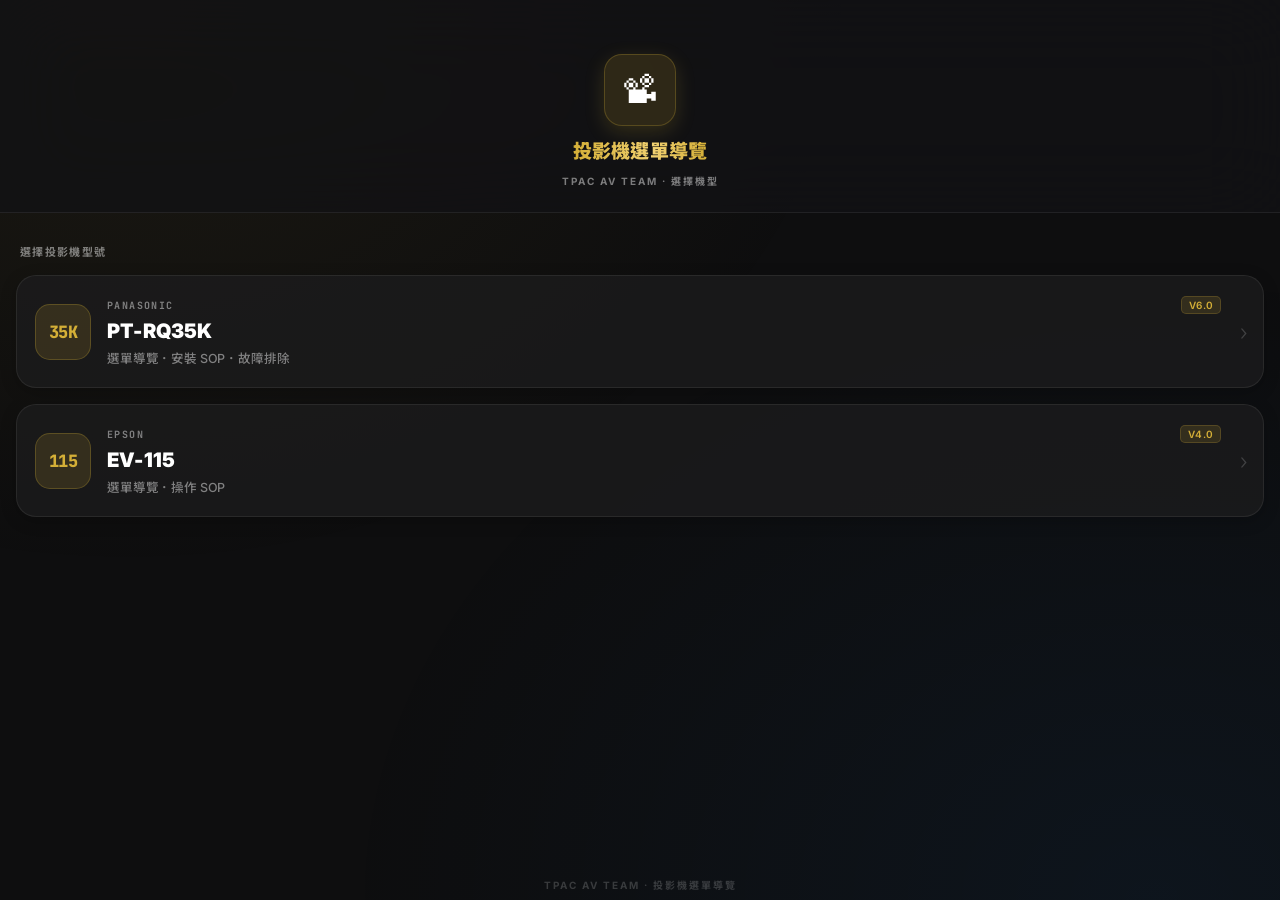
<file: Projector-Manual/index.html>
<!DOCTYPE html>
<html lang="zh-Hant">
<head>
    <meta charset="UTF-8">
    <meta name="viewport" content="width=device-width, initial-scale=1.0, maximum-scale=1.0, user-scalable=no">
    <title>投影機選單導覽</title>
    <link rel="preconnect" href="https://fonts.googleapis.com">
    <link href="https://fonts.googleapis.com/css2?family=Inter:wght@400;500;700;900&family=Noto+Sans+TC:wght@400;500;700;900&family=JetBrains+Mono:wght@500&display=swap" rel="stylesheet">
    <style>
        /* index.html 有自己的首頁佈局，不完全共用 common.css */
        :root {
            --bg:       #0e0e0f;
            --glass:    rgba(28,28,30,0.75);
            --border:   rgba(255,255,255,0.07);
            --gold:     #d4af37;
            --gold-dim: rgba(212,175,55,0.15);
            --text:     #ffffff;
            --text-sub: rgba(255,255,255,0.45);
            --text-dim: rgba(255,255,255,0.18);
        }
        * { box-sizing:border-box; -webkit-tap-highlight-color:transparent; }
        html,body {
            background:var(--bg); margin:0; padding:0;
            color:var(--text); font-family:'Inter','Noto Sans TC',sans-serif;
            height:100vh; height:100svh; overflow:hidden;
            -webkit-font-smoothing:antialiased; letter-spacing:-0.01em;
        }
        .aura {
            position:fixed; inset:0; pointer-events:none; z-index:0;
            background:
                radial-gradient(ellipse at 10% 0%, rgba(212,175,55,0.07) 0%, transparent 45%),
                radial-gradient(ellipse at 90% 100%, rgba(10,132,255,0.06) 0%, transparent 50%);
        }
        .shell { position:relative; z-index:1; width:100%; height:100%; display:flex; flex-direction:column; }

        /* ── Header ── */
        header {
            background:rgba(18,18,20,0.85); backdrop-filter:blur(40px) saturate(160%);
            border-bottom:0.5px solid var(--border);
            padding:54px 18px 24px; flex-shrink:0;
            display:flex; flex-direction:column; align-items:center; gap:10px; text-align:center;
        }
        .home-logo { width:72px; height:72px; border-radius:18px; box-shadow:0 6px 20px rgba(212,175,55,0.18); }
        .home-title {
            font-size:19px; font-weight:900; letter-spacing:0.01em;
            background:linear-gradient(90deg, var(--gold) 0%, #f0d070 60%, var(--gold) 100%);
            -webkit-background-clip:text; -webkit-text-fill-color:transparent; background-clip:text;
        }
        .home-sub { font-size:10px; font-weight:700; letter-spacing:0.2em; color:var(--text-sub); text-transform:uppercase; }

        /* ── Content ── */
        .content { flex:1; overflow-y:auto; padding:30px 16px 90px; display:flex; flex-direction:column; }
        .content::-webkit-scrollbar { display:none; }
        .picker-label { font-size:11px; font-weight:700; letter-spacing:0.12em; color:var(--text-sub); text-transform:uppercase; margin:0 4px 16px; }

        /* ── Device card ── */
        .device-card {
            display:flex; align-items:center; gap:16px; position:relative;
            background:var(--glass); border:0.5px solid var(--border);
            border-radius:20px; padding:20px 42px 20px 18px; margin-bottom:16px;
            text-decoration:none; color:inherit;
            box-shadow:0 4px 16px rgba(0,0,0,0.22);
            transition:background 0.15s, border-color 0.15s, transform 0.1s;
        }
        .device-card:active { background:rgba(40,40,42,0.85); transform:scale(0.98); }
        .device-mono {
            width:56px; height:56px; border-radius:15px; flex-shrink:0;
            display:flex; align-items:center; justify-content:center;
            background:var(--gold-dim); border:1px solid rgba(212,175,55,0.25);
            color:var(--gold); font-weight:900; font-size:17px; font-family:'JetBrains Mono',monospace;
            letter-spacing:-0.02em;
        }
        .device-body { flex:1; min-width:0; }
        .device-top { display:flex; align-items:center; justify-content:space-between; gap:8px; margin-bottom:5px; }
        .device-brand { font-size:10px; font-weight:700; letter-spacing:0.14em; color:var(--text-sub); text-transform:uppercase; font-family:'JetBrains Mono',monospace; }
        .device-badge {
            font-size:10px; color:var(--gold); background:var(--gold-dim);
            padding:2px 7px; border-radius:5px; border:1px solid rgba(212,175,55,0.2);
            font-weight:600; letter-spacing:0.02em; white-space:nowrap; flex-shrink:0;
        }
        .device-model { font-size:20px; font-weight:900; color:var(--text); letter-spacing:0.01em; margin-bottom:5px; }
        .device-features { font-size:12.5px; font-weight:500; color:var(--text-sub); }
        .device-arrow { position:absolute; right:16px; top:50%; transform:translateY(-50%); font-size:22px; color:var(--text-dim); font-weight:300; }

        footer { position:fixed; bottom:0; left:0; right:0; text-align:center; padding:8px; font-size:10px; font-weight:700; letter-spacing:0.2em; color:var(--text-dim); pointer-events:none; }
    </style>

    <!-- PWA -->
    <script>
</script>
</head>
<body>
<div class="aura"></div>
<div class="shell">
    <header>
        <div class="home-logo" style="display:flex;align-items:center;justify-content:center;font-size:36px;background:var(--gold-dim);border:1px solid rgba(212,175,55,0.25);border-radius:18px;">📽</div>
        <div class="home-title">投影機選單導覽</div>
        <div class="home-sub">TPAC AV TEAM · 選擇機型</div>
    </header>

    <div class="content">
        <div class="picker-label">選擇投影機型號</div>

        <a class="device-card" href="PT-RQ35K.html">
            <div class="device-mono">35K</div>
            <div class="device-body">
                <div class="device-top">
                    <span class="device-brand">Panasonic</span>
                    <span class="device-badge">V6.0</span>
                </div>
                <div class="device-model">PT-RQ35K</div>
                <div class="device-features">選單導覽．安裝 SOP．故障排除</div>
            </div>
            <div class="device-arrow">›</div>
        </a>

        <a class="device-card" href="EV-115.html">
            <div class="device-mono">115</div>
            <div class="device-body">
                <div class="device-top">
                    <span class="device-brand">Epson</span>
                    <span class="device-badge">V4.0</span>
                </div>
                <div class="device-model">EV-115</div>
                <div class="device-features">選單導覽．操作 SOP</div>
            </div>
            <div class="device-arrow">›</div>
        </a>
    </div>
</div>
<footer>TPAC AV TEAM · 投影機選單導覽</footer>
</body>
</html>
</file>
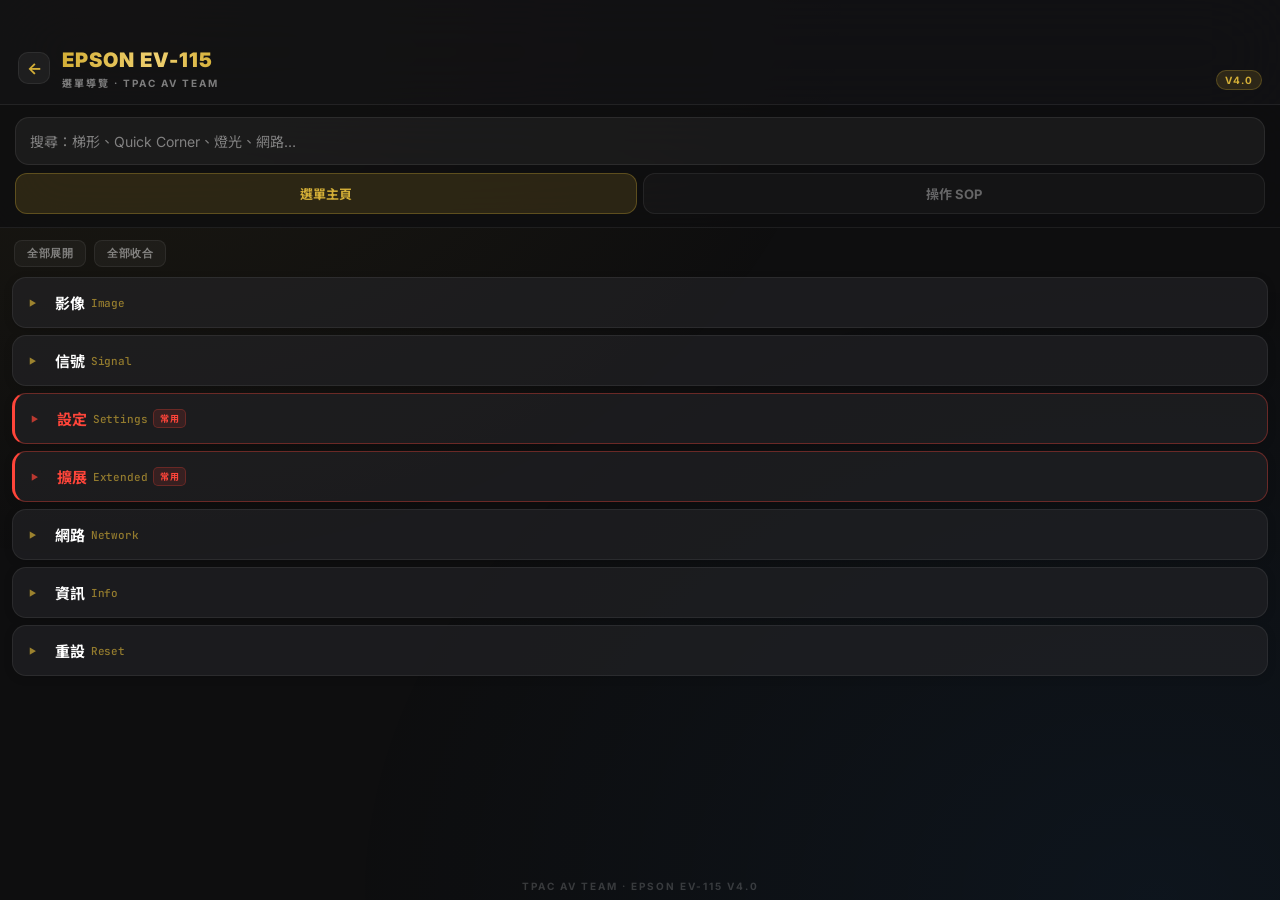
<file: Projector-Manual/EV-115.html>
<!DOCTYPE html>
<html lang="zh-Hant">
<head>
    <meta charset="UTF-8">
    <meta name="viewport" content="width=device-width, initial-scale=1.0, maximum-scale=1.0, user-scalable=no">
    <title>Epson EV-115 選單導覽 V4</title>
    <link rel="preconnect" href="https://fonts.googleapis.com">
    <link href="https://fonts.googleapis.com/css2?family=Inter:wght@400;500;700;900&family=Noto+Sans+TC:wght@400;500;700;900&family=JetBrains+Mono:wght@500&display=swap" rel="stylesheet">
    <style>
/* ═══════════════════════════════════════════════
   投影機選單導覽 — 共用樣式
   TPAC AV TEAM
   ═══════════════════════════════════════════════ */

:root {
    --bg:       #0e0e0f;
    --glass:    rgba(28,28,30,0.75);
    --glass-2:  rgba(38,38,40,0.6);
    --border:   rgba(255,255,255,0.07);
    --gold:     #d4af37;
    --gold-dim: rgba(212,175,55,0.15);
    --blue:     #0A84FF;
    --green:    #30D158;
    --red:      #FF453A;
    --text:     #ffffff;
    --text-sub: rgba(255,255,255,0.45);
    --text-dim: rgba(255,255,255,0.18);
}

* { box-sizing:border-box; -webkit-tap-highlight-color:transparent; }

html, body {
    background:var(--bg); margin:0; padding:0;
    color:var(--text); font-family:'Inter','Noto Sans TC',sans-serif;
    height:100vh; height:100svh; overflow:hidden;
    -webkit-font-smoothing:antialiased; letter-spacing:-0.01em;
}

/* ── Aura background ── */
.aura {
    position:fixed; inset:0; pointer-events:none; z-index:0;
    background:
        radial-gradient(ellipse at 10% 0%, rgba(212,175,55,0.07) 0%, transparent 45%),
        radial-gradient(ellipse at 90% 100%, rgba(10,132,255,0.06) 0%, transparent 50%);
}

.shell { position:relative; z-index:1; width:100%; height:100%; display:flex; flex-direction:column; }

/* ── Header ── */
header {
    background:rgba(18,18,20,0.85); backdrop-filter:blur(40px) saturate(160%);
    border-bottom:0.5px solid var(--border);
    padding:48px 18px 14px; flex-shrink:0;
    display:flex; justify-content:space-between; align-items:flex-end;
}
.hd-left { display:flex; flex-direction:column; gap:3px; }
.hd-model {
    font-size:20px; font-weight:900; letter-spacing:0.05em;
    background:linear-gradient(90deg, var(--gold) 0%, #f0d070 60%, var(--gold) 100%);
    -webkit-background-clip:text; -webkit-text-fill-color:transparent; background-clip:text;
}
.hd-sub { font-size:10px; font-weight:700; letter-spacing:0.2em; color:var(--text-sub); text-transform:uppercase; }
.hd-badge {
    font-size:10px; font-weight:700; letter-spacing:0.1em; color:var(--gold);
    background:var(--gold-dim); border:1px solid rgba(212,175,55,0.25);
    padding:3px 8px; border-radius:20px;
}
.hd-left-group { display:flex; align-items:center; gap:12px; }
.back-btn {
    width:32px; height:32px; border-radius:10px; flex-shrink:0;
    display:flex; align-items:center; justify-content:center;
    background:rgba(255,255,255,0.05); border:1px solid var(--border);
    color:var(--gold); font-size:16px; font-weight:700; text-decoration:none;
    transition:background 0.15s; margin-bottom:2px;
}
.back-btn:active { background:rgba(255,255,255,0.12); transform:scale(0.92); }

/* ── Top fixed bar ── */
.top-fixed {
    background:rgba(14,14,15,0.8); backdrop-filter:blur(30px);
    border-bottom:0.5px solid var(--border); flex-shrink:0; z-index:100;
}
.search-wrap { padding:12px 15px 8px; position:relative; display:flex; align-items:center; }
#searchInput {
    width:100%; padding:13px 44px 13px 14px;
    border-radius:14px; border:1px solid rgba(255,255,255,0.08);
    background:rgba(255,255,255,0.05); color:white; font-size:16px;
    outline:none; font-family:inherit; transition:border 0.2s, background 0.2s;
}
#searchInput:focus { border-color:rgba(212,175,55,0.4); background:rgba(255,255,255,0.07); }
#searchInput::placeholder { color:var(--text-sub); font-size:14px; }
.clear-btn {
    position:absolute; right:24px; width:26px; height:26px;
    background:rgba(255,255,255,0.1); color:#fff; border-radius:50%;
    border:none; cursor:pointer; display:none; align-items:center; justify-content:center;
    font-size:13px; font-weight:bold; transition:background 0.15s;
}
.clear-btn.active { display:flex; }
.clear-btn:active { background:rgba(255,255,255,0.2); }

/* ── Tabs ── */
.tab-row { display:flex; gap:6px; padding:0 15px 13px; }
.tab-btn {
    flex:1; padding:10px 5px; border-radius:12px;
    border:1px solid rgba(255,255,255,0.07); background:rgba(255,255,255,0.03);
    color:rgba(255,255,255,0.35); cursor:pointer; font-weight:700; font-size:13px;
    transition:all 0.2s; font-family:inherit; letter-spacing:0.01em;
}
.tab-btn:active { transform:scale(0.95); }
.tab-btn.active.tree-tab  { background:var(--gold-dim); color:var(--gold); border-color:rgba(212,175,55,0.3); }
.tab-btn.active.sop-tab   { background:rgba(48,209,88,0.15); color:var(--green); border-color:rgba(48,209,88,0.3); }
.tab-btn.active.fault-tab { background:rgba(255,69,58,0.15); color:var(--red); border-color:rgba(255,69,58,0.3); }

/* ── Count bar ── */
.count-bar {
    padding:5px 15px 8px; font-size:11px; font-weight:700;
    color:var(--text-sub); letter-spacing:0.05em;
    display:none; align-items:center; gap:8px;
}
.count-bar.visible { display:flex; }
.count-num { color:var(--gold); font-size:13px; }

/* ── Scroll area ── */
.content { flex:1; overflow-y:auto; padding:12px 12px 90px; scroll-behavior:smooth; }
.content::-webkit-scrollbar { display:none; }
.view { display:none; }
.view.active { display:block; }

/* ── Tree nodes ── */
.node { margin-bottom:7px; }
.node.hidden { display:none; }

.label {
    cursor:pointer; padding:14px 14px 14px 42px;
    border-radius:14px; background:var(--glass-2); border:0.5px solid var(--border);
    display:flex; align-items:center; flex-wrap:wrap; gap:6px; position:relative;
    transition:background 0.15s, border 0.15s;
    box-shadow:0 2px 8px rgba(0,0,0,0.15);
}
.label:active { background:rgba(255,255,255,0.08); }
.label::before {
    content:'▶'; font-size:8px; position:absolute; left:16px;
    color:var(--gold); opacity:0.7; transition:transform 0.2s ease;
}
.node.expanded > .label::before { transform:rotate(90deg); opacity:1; }
.node.leaf > .label::before { content:'◦'; color:var(--text-dim); font-size:11px; }

.cn-text { font-weight:700; font-size:15px; color:var(--text); }
.en-text { font-size:11px; font-weight:500; color:var(--gold); opacity:0.65; font-family:'JetBrains Mono',monospace; }
.badge {
    font-size:10px; color:var(--gold); background:var(--gold-dim);
    padding:2px 7px; border-radius:5px; border:1px solid rgba(212,175,55,0.2);
    font-weight:600; letter-spacing:0.02em; white-space:nowrap;
}

/* ── Expanded glow ── */
.node.expanded > .label {
    background:rgba(212,175,55,0.06);
    border-color:rgba(212,175,55,0.2);
}

/* ── Search highlight ── */
.highlight {
    background:rgba(212,175,55,0.12) !important;
    border-color:rgba(212,175,55,0.5) !important;
    box-shadow:0 0 12px rgba(212,175,55,0.2) !important;
}

/* ── Hot (常用) nodes ── */
.node.hot > .label {
    border-color:rgba(255,69,58,0.35) !important;
    border-left:3px solid var(--red) !important;
}
.node.hot > .label .cn-text { color:var(--red); }
.node.hot > .label::before { color:var(--red); }
.node.expanded.hot > .label {
    background:rgba(255,69,58,0.06) !important;
    border-color:rgba(255,69,58,0.4) !important;
}
.hot-badge {
    font-size:9px; color:var(--red); background:rgba(255,69,58,0.12);
    padding:2px 6px; border-radius:5px; border:1px solid rgba(255,69,58,0.25);
    font-weight:700; letter-spacing:0.05em; white-space:nowrap;
}

/* ── Options box ── */
.options-box {
    margin:6px 0 6px 28px; background:rgba(0,0,0,0.3);
    border:0.5px dashed rgba(212,175,55,0.2); border-radius:12px;
    padding:10px 14px; display:none;
    animation:fadeIn 0.18s ease;
}
.node.expanded > .options-box { display:block; }
.option-item {
    color:rgba(255,255,255,0.55); font-size:13px; margin-bottom:5px;
    display:flex; align-items:center; gap:8px;
}
.option-item::before { content:'·'; color:var(--gold); font-size:18px; line-height:1; }
.option-item:last-child { margin-bottom:0; }

/* ── Children ── */
.children {
    margin-left:16px; display:none;
    border-left:1.5px solid rgba(212,175,55,0.12); padding-left:12px; margin-top:7px;
    animation:fadeIn 0.18s ease;
}
.node.expanded > .children { display:block; }

/* ── Fade-in for expand ── */
@keyframes fadeIn {
    from { opacity:0; transform:translateY(-4px); }
    to   { opacity:1; transform:translateY(0); }
}

/* ── Action bar ── */
.action-bar { display:flex; gap:8px; padding:0 2px 10px; align-items:center; }
.action-btn {
    font-size:11px; font-weight:700; color:var(--text-sub);
    background:rgba(255,255,255,0.04); border:1px solid var(--border);
    padding:5px 12px; border-radius:8px; cursor:pointer;
    transition:all 0.15s; letter-spacing:0.05em;
}
.action-btn:hover { background:rgba(255,255,255,0.08); color:var(--gold); border-color:rgba(212,175,55,0.3); }
.action-btn:active { transform:scale(0.94); }

/* ── Empty state ── */
.empty-state {
    text-align:center; padding:60px 20px; display:none;
    flex-direction:column; align-items:center; gap:12px;
}
.empty-state.visible { display:flex; }
.empty-icon { font-size:40px; opacity:0.3; }
.empty-msg { font-size:14px; color:var(--text-sub); font-weight:500; }

/* ── Section title (SOP / Fault) ── */
.section-title {
    font-size:16px; font-weight:900; letter-spacing:0.08em;
    margin:0 0 14px; padding-bottom:12px;
    border-bottom:0.5px solid var(--border);
    display:flex; align-items:center; gap:10px;
}
.section-title .t-icon { font-size:20px; }

/* ── Cards ── */
.card {
    background:var(--glass); border:0.5px solid var(--border);
    border-radius:18px; padding:16px 18px; margin-bottom:10px;
    line-height:1.7; font-size:14px;
    border-left:3px solid var(--green);
    box-shadow:0 2px 12px rgba(0,0,0,0.2);
    transition:background 0.15s;
}
.card:active { background:rgba(40,40,42,0.8); }
.card.fault     { border-left-color:var(--red); }
.card.warn-card { border-left-color:var(--red); }
.card.hidden    { display:none; }
.card-dashed {
    border-style:dashed !important; border-width:1.5px !important;
    border-color:rgba(255,69,58,0.35) !important;
    background:rgba(255,69,58,0.04) !important;
}

/* ── Step tags ── */
.step-tag {
    display:inline-flex; align-items:center; justify-content:center;
    width:22px; height:22px; border-radius:7px;
    background:var(--green); color:#000; font-weight:900; font-size:11px;
    margin-right:8px; flex-shrink:0; vertical-align:middle;
}
.card.fault .step-tag { background:var(--red); color:#fff; }
.step-tag.adv { background:rgba(10,132,255,0.25); color:var(--blue); font-size:10px; }

/* ── Inline helpers ── */
.warn { color:var(--red); font-weight:900; }
.fault-q {
    display:block; font-weight:900; font-size:15px;
    color:var(--red); margin-bottom:10px; letter-spacing:0.01em;
}
.path-hint {
    display:block; margin-top:10px; font-size:12px; font-weight:600;
    color:var(--gold); font-family:'JetBrains Mono',monospace;
    background:rgba(212,175,55,0.06); border:0.5px solid rgba(212,175,55,0.15);
    padding:7px 10px; border-radius:9px; letter-spacing:0.02em;
}

/* ── Footer ── */
footer {
    position:fixed; bottom:0; left:0; right:0;
    text-align:center; padding:8px;
    font-size:10px; font-weight:700; letter-spacing:0.2em;
    color:var(--text-dim); pointer-events:none;
}

</style>

    <!-- PWA -->
    <script>
</script>
</head>
<body>
<div class="aura"></div>
<div class="shell">

    <header>
        <div class="hd-left-group">
            <a href="index.html" class="back-btn" aria-label="返回機型選擇">←</a>
            <div class="hd-left">
                <div class="hd-model">EPSON EV-115</div>
                <div class="hd-sub">選單導覽 · TPAC AV TEAM</div>
            </div>
        </div>
        <div class="hd-badge">V4.0</div>
    </header>

    <div class="top-fixed">
        <div class="search-wrap">
            <input type="text" id="searchInput"
                placeholder="搜尋：梯形、Quick Corner、燈光、網路…"
                oninput="onSearch()"
                onkeydown="if(event.key==='Escape')clearInput()">
            <button id="clearSearch" class="clear-btn" onclick="clearInput()">✕</button>
        </div>
        <div class="tab-row">
            <button id="btn-tree" class="tab-btn tree-tab active" onclick="switchView('tree')">選單主頁</button>
            <button id="btn-sop"  class="tab-btn sop-tab"         onclick="switchView('sop')">操作 SOP</button>
        </div>
        <div class="count-bar" id="countBar">
            搜尋結果：<span class="count-num" id="countNum">0</span> 筆
        </div>
    </div>

    <div class="content" id="scrollTarget">

        <!-- ── Tree ── -->
        <section id="treeSection" class="view active">
            <div class="action-bar">
                <button class="action-btn" onclick="setAllExpanded(true)">全部展開</button>
                <button class="action-btn" onclick="setAllExpanded(false)">全部收合</button>
            </div>
            <div id="emptyState" class="empty-state">
                <div class="empty-icon">🔍</div>
                <div class="empty-msg">找不到符合的選單項目</div>
            </div>
            <div id="menuTree"></div>
        </section>

        <!-- ── SOP ── -->
        <section id="sopSection" class="view">
            <div class="section-title"><span class="t-icon">🚀</span>快速上手 SOP</div>

            <div class="card">
                <span class="step-tag">1</span><b>開機與訊號確認</b><br>
                按下電源鍵後等待暖機完成（約 30 秒）。無訊號時畫面顯示為<b>黑色背景</b>（已設定）。確認訊號來源後，畫面自動切換至輸入畫面。
            </div>
            <div class="card">
                <span class="step-tag">2</span><b>測試圖樣（Test Pattern）</b><br>
                遙控器上有專用 <b>[Pattern]</b> 按鍵，可<b>直接進入測試圖樣</b>，無需開啟選單。<br>
                主要使用：<b class="warn">交叉線影法（全色）</b>，用於確認畫面幾何對齊與焦距。其他圖案包含 R/G/B 分色交叉線、彩色條紋（垂直/水平）、伽馬、灰色列、方格圖案、白色、黑色、長寬比畫面。
                <span class="path-hint">遙控器：[Pattern] 鍵　或　選單路徑：[設定] → [測試圖樣]</span>
            </div>
            <div class="card">
                <span class="step-tag">3</span><b>梯形修正（Keystone）</b><br>
                若畫面出現梯形變形，進入設定選單執行梯形修正。<b>Quick Corner</b> 可對四個角落分別調整，適合非正面投影的場景。
                <span class="path-hint">路徑：[設定] → [梯形修正] → [Quick Corner]</span>
            </div>
            <div class="card">
                <span class="step-tag">4</span><b>投影方式確認</b><br>
                預設為「前」（桌面正投）。吊裝或背投時，需於擴展選單內切換投影方式，否則畫面將倒置。目前設定值：<b class="warn">前/天花板</b>。
                <span class="path-hint">路徑：[擴展] → [投影方式] → 前 / 前/天花板 / 後 / 後/天花板</span>
            </div>
            <div class="card">
                <span class="step-tag">5</span><b>顯示背景設定</b><br>
                無訊號時的畫面背景，建議設為<b class="warn">黑色</b>避免雜色干擾。目前選項：黑 / 應用程式指南。
                <span class="path-hint">路徑：[擴展] → [顯示] → [顯示背景] → 黑</span>
            </div>
            <div class="card warn-card">
                <span class="step-tag">6</span><b>全部重設（注意！）</b><br>
                此操作將<b class="warn">清除所有使用者設定</b>，包含梯形修正、色彩、網路等。僅在必要時執行。
                <span class="path-hint">路徑：[重設] → [全部重設]</span>
            </div>
        </section>

    </div><!-- .content -->
</div><!-- .shell -->

<footer>TPAC AV TEAM · EPSON EV-115 V4.0</footer>

<script>
/* ═══════════════════════════════════════════════
   投影機選單導覽 — 共用邏輯
   TPAC AV TEAM
   ═══════════════════════════════════════════════

   使用方式（在各頁面的 <script> 末尾呼叫）：
     initApp(DATA, ALIAS);

   DATA  — 該機型的選單陣列（見各頁面定義）
   ALIAS — 搜尋別名對照表（可傳入 {} 若無別名）
   ═══════════════════════════════════════════════ */

/* ── Module-level state ── */
let _searchTimer;
let _alias = {};   // 由 initApp 注入，_runSearch 透過 closure 存取，不依賴全域變數

/* ── Build searchable text for a single node ── */
function buildSearchText(item) {
    return [
        item.cn,
        item.en,
        item.badge,
        ...(item.aliases || []),
        ...(item.options  || [])
    ].filter(Boolean).join(' ').toLowerCase();
}

/* ── Render tree (支援 hot 屬性) ── */
function draw(data, parent, level = 0) {
    data.forEach(item => {
        const node = document.createElement('div');
        node.className = [
            'node',
            `level-${level}`,
            item.children ? '' : 'leaf',
            item.hot      ? 'hot' : ''
        ].filter(Boolean).join(' ');

        const label = document.createElement('div');
        label.className = 'label';

        let h = `<span class="cn-text">${item.cn}</span>`;
        if (item.en)    h += `<span class="en-text">${item.en}</span>`;
        if (item.hot)   h += `<span class="hot-badge">常用</span>`;
        if (item.badge) h += `<span class="badge">${item.badge}</span>`;
        label.innerHTML = h;

        label.dataset.search = buildSearchText(item);
        label.onclick = e => { e.stopPropagation(); node.classList.toggle('expanded'); };
        node.appendChild(label);

        if (item.options) {
            const box = document.createElement('div');
            box.className = 'options-box';
            item.options.forEach(o => {
                const d = document.createElement('div');
                d.className = 'option-item';
                d.textContent = o;
                box.appendChild(d);
            });
            node.appendChild(box);
        }

        if (item.children) {
            const wrap = document.createElement('div');
            wrap.className = 'children';
            draw(item.children, wrap, level + 1);
            node.appendChild(wrap);
        }

        parent.appendChild(node);
    });
}

/* ── Switch between tree / sop / fault views ── */
function switchView(view) {
    document.querySelectorAll('.view').forEach(s => s.classList.remove('active'));
    document.querySelectorAll('.tab-btn').forEach(b => b.classList.remove('active'));
    document.getElementById(view + 'Section').classList.add('active');
    document.getElementById('btn-' + view).classList.add('active');
    document.getElementById('scrollTarget').scrollTop = 0;
}

/* ── Expand / collapse all nodes ── */
function setAllExpanded(expand) {
    document.querySelectorAll('.node').forEach(n =>
        expand ? n.classList.add('expanded') : n.classList.remove('expanded')
    );
}

/* ── Search (debounced 120ms) ── */
function onSearch() {
    clearTimeout(_searchTimer);
    _searchTimer = setTimeout(_runSearch, 120);
}

function _runSearch() {
    const raw        = document.getElementById('searchInput').value.toLowerCase().trim();
    const clearBtn   = document.getElementById('clearSearch');
    const countBar   = document.getElementById('countBar');
    const countNum   = document.getElementById('countNum');
    const emptyState = document.getElementById('emptyState');

    clearBtn.classList.toggle('active', raw !== '');

    const nodes  = document.querySelectorAll('.node');
    const labels = document.querySelectorAll('.label');
    const cards  = document.querySelectorAll('.card');

    /* reset */
    if (!raw) {
        nodes.forEach(n  => n.classList.remove('hidden', 'expanded'));
        labels.forEach(l => l.classList.remove('highlight'));
        cards.forEach(c  => c.classList.remove('hidden'));
        countBar.classList.remove('visible');
        emptyState.classList.remove('visible');
        return;
    }

    /* 展開別名搜尋池：用 _alias（由 initApp 注入，非全域）*/
    const pool = [raw];
    for (const [key, vals] of Object.entries(_alias)) {
        if (key.toLowerCase().includes(raw) ||
            vals.some(a => a.toLowerCase().includes(raw))) {
            pool.push(key.toLowerCase());
        }
    }

    /* tree search */
    let treeHits = 0;
    nodes.forEach(n => n.classList.add('hidden'));
    labels.forEach(l => {
        const text = l.dataset.search || l.textContent.toLowerCase();
        const hit  = pool.some(k => text.includes(k));
        if (hit) {
            treeHits++;
            l.classList.add('highlight');
            /* 顯示命中節點本身，並向上展開所有祖先 */
            let cur = l.parentElement;           // 命中的 .node
            while (cur && cur.classList.contains('node')) {
                cur.classList.remove('hidden');
                cur.classList.add('expanded');
                const p = cur.parentElement;     // .children wrapper 或根層
                cur = (p && p.classList.contains('children')) ? p.parentElement : null;
            }
        } else {
            l.classList.remove('highlight');
        }
    });

    /* card search (SOP / Fault) */
    let cardHits = 0;
    cards.forEach(c => {
        const hit = pool.some(k => c.textContent.toLowerCase().includes(k));
        c.classList.toggle('hidden', !hit);
        if (hit) cardHits++;
    });

    const total      = treeHits + cardHits;
    countNum.textContent = total;
    countBar.classList.add('visible');

    const treeActive = document.getElementById('treeSection').classList.contains('active');
    emptyState.classList.toggle(
        'visible',
        (treeActive && treeHits === 0) || (!treeActive && cardHits === 0)
    );

    /* 若樹狀有結果，自動切換到樹狀頁 */
    if (treeHits > 0 && !treeActive) switchView('tree');
}

/* ── Clear search input ── */
function clearInput() {
    document.getElementById('searchInput').value = '';
    onSearch();
}

/* ── initApp: entry point called by each page ── */
function initApp(data, alias) {
    _alias = (alias && typeof alias === 'object') ? alias : {};
    draw(data, document.getElementById('menuTree'));
}

</script>
<script>
/* ── Alias map ── */
const ALIAS = {
    "梯形修正": ["keystone","梯形","Quick Corner","校正","變形"],
    "投影方式": ["吊裝","桌面","前","後","天花板","反轉"],
    "網路":     ["lan","wifi","無線","有線","qr","ip"],
    "燈光":     ["燈泡","lamp","校正","亮度"],
    "重設":     ["reset","還原","初始化","全部重設"],
    "測試圖樣": ["test","pattern","交叉線","方格","灰色列"],
    "顯示背景": ["背景","黑色","開機畫面"],
    "Bluetooth":["藍牙","bt","音訊","喇叭"],
    "影像":     ["亮度","對比度","色調","白平衡","動態","顏色"],
    "信號":     ["訊號","外置","比例","輸入"]
};

/* ── Menu data ──
   hot:true → 顯示「常用」標記
   ─────────────────────────────────────────────── */
const DATA = [
    { cn:"影像", en:"Image", children:[
        { cn:"顏色模式", en:"Color Mode", badge:"動態 / 簡報 / 劇院 / sRGB / 黑板" },
        { cn:"亮度", en:"Brightness", badge:"55（預設值）" },
        { cn:"對比度", en:"Contrast", badge:"50" },
        { cn:"顏色深淺", en:"Color Saturation", badge:"50" },
        { cn:"色調", en:"Tint", badge:"50" },
        { cn:"清晰度", en:"Sharpness", badge:"20" },
        { cn:"白平衡", en:"White Balance", children:[
            { cn:"色溫", en:"Color Temp" },
            { cn:"自訂", en:"Custom", options:["偏移 R","偏移 G","偏移 B","增益 R","增益 G","增益 B"] }
        ]},
        { cn:"高級", en:"Advanced", children:[
            { cn:"伽馬", en:"Gamma" },
            { cn:"RGBCMY", en:"RGBCMY" },
            { cn:"去交織", en:"Deinterlacing" }
        ]},
        { cn:"動態對比度", en:"Dynamic Contrast", badge:"高速率" },
        { cn:"重設", en:"Reset" }
    ]},
    { cn:"信號", en:"Signal", children:[
        { cn:"外置", en:"Aspect", badge:"自動 / 4:3 / 16:9 / Full / Zoom / Native" },
        { cn:"高級", en:"Advanced", children:[
            { cn:"過掃描", en:"Overscan" },
            { cn:"影像處理", en:"Image Processing" }
        ]},
        { cn:"比例", en:"Scale" },
        { cn:"重設", en:"Reset" }
    ]},
    { cn:"設定", en:"Settings", hot:true, children:[
        { cn:"梯形修正", en:"Keystone", hot:true, children:[
            { cn:"水平/垂直梯形修正", en:"H/V Keystone", badge:"水平 ±30 / 垂直 ±30" },
            { cn:"Quick Corner", en:"Quick Corner", hot:true, children:[
                { cn:"左上", en:"Top-Left" },
                { cn:"右上", en:"Top-Right" },
                { cn:"左下", en:"Bottom-Left" },
                { cn:"右下", en:"Bottom-Right" }
            ]}
        ]},
        { cn:"音量", en:"Volume", badge:"10（預設值）" },
        { cn:"Bluetooth", en:"Bluetooth", options:["配對藍牙裝置","音訊輸出設定"] },
        { cn:"明亮度設定", en:"Brightness Settings", children:[
            { cn:"光源模式", en:"Light Source Mode", badge:"普通 / 靜音 / 延長 / 自訂" },
            { cn:"自訂亮度", en:"Custom Brightness" }
        ]},
        { cn:"遙控接收器", en:"Remote Receiver", badge:"開啟 / 前 / 後 / 關閉" },
        { cn:"用戶鈕", en:"User Button", badge:"亮度（預設）" },
        { cn:"測試圖樣", en:"Test Pattern", hot:true, children:[
            { cn:"交叉線影法", en:"Crosshatch", hot:true },
            { cn:"交叉線影法 R", en:"Crosshatch R" },
            { cn:"交叉線影法 G", en:"Crosshatch G" },
            { cn:"交叉線影法 B", en:"Crosshatch B" },
            { cn:"彩色條紋 垂直", en:"Color Bars V" },
            { cn:"彩色條紋 水平", en:"Color Bars H" },
            { cn:"伽馬", en:"Gamma" },
            { cn:"垂直灰色列", en:"Gray Bars V" },
            { cn:"水平灰色列", en:"Gray Bars H" },
            { cn:"方格圖案 1", en:"Grid 1" },
            { cn:"方格圖案 2", en:"Grid 2" },
            { cn:"白色", en:"White" },
            { cn:"黑色", en:"Black" },
            { cn:"長寬比畫面", en:"Aspect Frame" }
        ]},
        { cn:"內容播放", en:"Content Playback" },
        { cn:"重設", en:"Reset" }
    ]},
    { cn:"擴展", en:"Extended", hot:true, children:[
        { cn:"顯示", en:"Display", hot:true, children:[
            { cn:"訊息", en:"Messages", badge:"開啟" },
            { cn:"顯示背景", en:"Display Background", hot:true, children:[
                { cn:"黑", en:"Black" },
                { cn:"應用程式指南", en:"App Guide" }
            ]},
            { cn:"啟動畫面", en:"Startup Screen", badge:"開啟" },
            { cn:"待機確認", en:"Standby Confirmation", badge:"開啟" },
            { cn:"顏色均勻度", en:"Color Uniformity" }
        ]},
        { cn:"用戶標識", en:"User's Logo" },
        { cn:"投影方式", en:"Projection", hot:true, children:[
            { cn:"前", en:"Front" },
            { cn:"前/天花板", en:"Front/Ceiling" },
            { cn:"後", en:"Rear" },
            { cn:"後/天花板", en:"Rear/Ceiling" }
        ]},
        { cn:"操作", en:"Operation", children:[
            { cn:"直接開機", en:"Direct Power On" },
            { cn:"睡眠模式", en:"Sleep Mode" },
            { cn:"睡眠模式計時器", en:"Sleep Mode Timer" },
            { cn:"A/V靜音自動關機", en:"A/V Mute Timer" },
            { cn:"鏡頭蓋計時器", en:"Lens Cover Timer" }
        ]},
        { cn:"待機模式", en:"Standby Mode", badge:"通訊開啟 / 通訊關閉" },
        { cn:"DC Out (2.0A)/GPI In 設定", en:"DC Out / GPI In", badge:"USB供電控制" },
        { cn:"多重投影方式", en:"Multi-Projection" },
        { cn:"排程設定", en:"Schedule Settings" },
        { cn:"語言", en:"Language", badge:"中文（繁體）" },
        { cn:"重設", en:"Reset" }
    ]},
    { cn:"網路", en:"Network", children:[
        { cn:"無線LAN電源", en:"Wireless LAN Power", badge:"開啟 / 關閉" },
        { cn:"網路資訊 - 無線LAN", en:"Network Info (Wireless)", options:["SSID","IP位址","MAC位址","安全性"] },
        { cn:"網路資訊 - 有線LAN", en:"Network Info (Wired)", options:["IP位址","MAC位址"] },
        { cn:"顯示QR碼", en:"Display QR Code", badge:"掃碼快速連線" },
        { cn:"至網路配置", en:"Network Configuration", children:[
            { cn:"基本", en:"Basic", options:["投影機名稱","PJLink密碼","Remote密碼","Web控制密碼","Moderator密碼","監控密碼"] },
            { cn:"無線LAN", en:"Wireless LAN", options:["連線模式（快速/進階）","SSID","安全性","IP設定"] },
            { cn:"有線LAN", en:"Wired LAN", options:["IP設定","DNS"] },
            { cn:"通知", en:"Notifications" },
            { cn:"其他", en:"Others", options:["Gigabit乙太網路","指令通訊","安全HTTP","Web控制"] }
        ]}
    ]},
    { cn:"資訊", en:"Info", children:[
        { cn:"投影燈資訊", en:"Projector Info", options:["光源運行時間","燈源運行時間"] },
        { cn:"燈光資訊", en:"Light Info", options:["燈光狀態","估計剩餘壽命"] },
        { cn:"版本", en:"Version", badge:"韌體版本號" },
        { cn:"溫度警告資訊", en:"Temp Warning Info" },
        { cn:"電源開啟/關閉記錄", en:"Power On/Off Log" }
    ]},
    { cn:"重設", en:"Reset", children:[
        { cn:"重新整理模式", en:"Refresh Mode", badge:"清除殘影（需關燈）" },
        { cn:"燈光校正", en:"Light Source Calibration", badge:"建議每1000小時執行" },
        { cn:"全部重設", en:"Reset All", hot:true, badge:"⚠ 清除所有設定" }
    ]}
];

initApp(DATA, ALIAS);
</script>
</body>
</html>
</file>
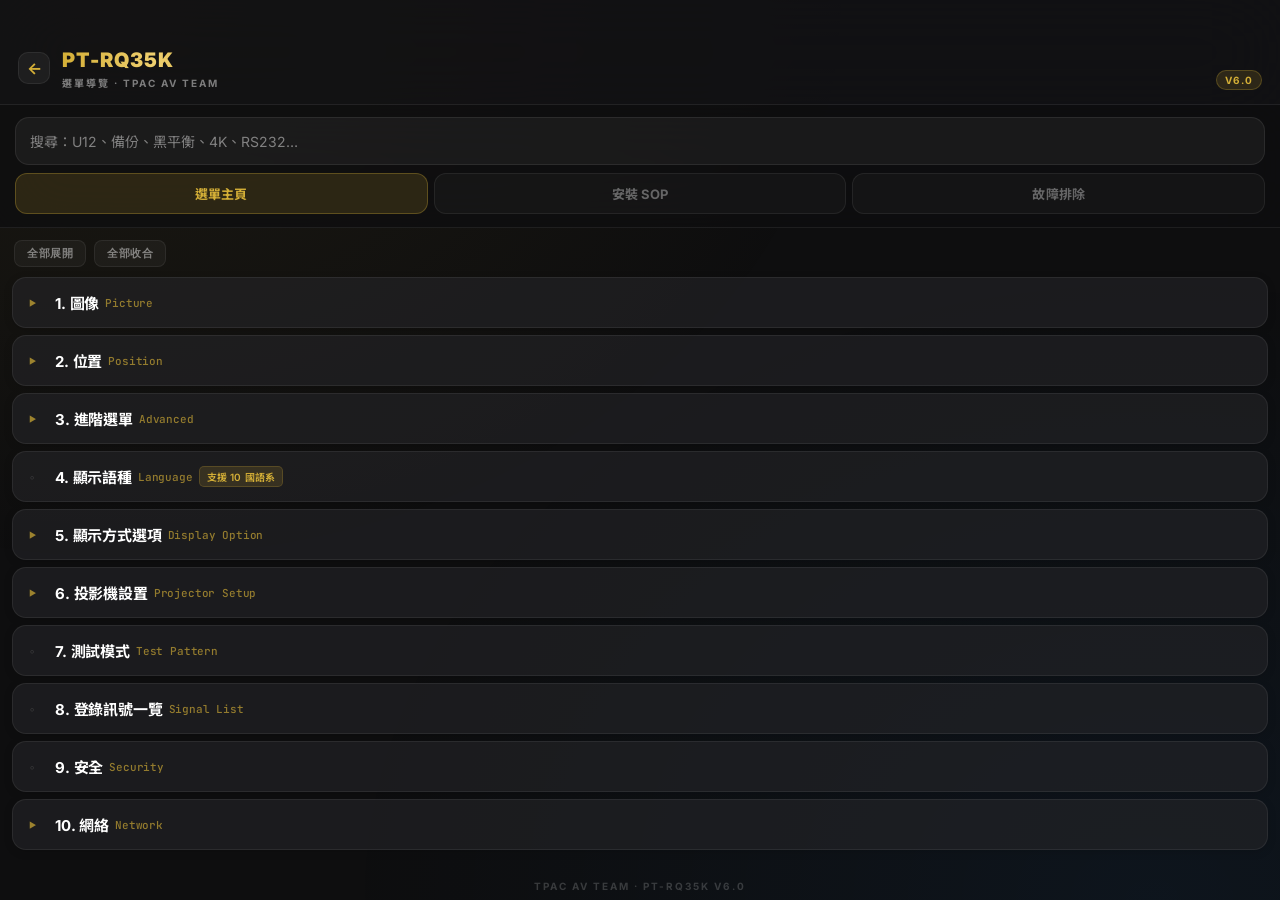
<file: Projector-Manual/PT-RQ35K.html>
<!DOCTYPE html>
<html lang="zh-Hant">
<head>
    <meta charset="UTF-8">
    <meta name="viewport" content="width=device-width, initial-scale=1.0, maximum-scale=1.0, user-scalable=no">
    <title>PT-RQ35K 選單導覽 V6</title>
    <link rel="preconnect" href="https://fonts.googleapis.com">
    <link href="https://fonts.googleapis.com/css2?family=Inter:wght@400;500;700;900&family=Noto+Sans+TC:wght@400;500;700;900&family=JetBrains+Mono:wght@500&display=swap" rel="stylesheet">
    <style>
/* ═══════════════════════════════════════════════
   投影機選單導覽 — 共用樣式
   TPAC AV TEAM
   ═══════════════════════════════════════════════ */

:root {
    --bg:       #0e0e0f;
    --glass:    rgba(28,28,30,0.75);
    --glass-2:  rgba(38,38,40,0.6);
    --border:   rgba(255,255,255,0.07);
    --gold:     #d4af37;
    --gold-dim: rgba(212,175,55,0.15);
    --blue:     #0A84FF;
    --green:    #30D158;
    --red:      #FF453A;
    --text:     #ffffff;
    --text-sub: rgba(255,255,255,0.45);
    --text-dim: rgba(255,255,255,0.18);
}

* { box-sizing:border-box; -webkit-tap-highlight-color:transparent; }

html, body {
    background:var(--bg); margin:0; padding:0;
    color:var(--text); font-family:'Inter','Noto Sans TC',sans-serif;
    height:100vh; height:100svh; overflow:hidden;
    -webkit-font-smoothing:antialiased; letter-spacing:-0.01em;
}

/* ── Aura background ── */
.aura {
    position:fixed; inset:0; pointer-events:none; z-index:0;
    background:
        radial-gradient(ellipse at 10% 0%, rgba(212,175,55,0.07) 0%, transparent 45%),
        radial-gradient(ellipse at 90% 100%, rgba(10,132,255,0.06) 0%, transparent 50%);
}

.shell { position:relative; z-index:1; width:100%; height:100%; display:flex; flex-direction:column; }

/* ── Header ── */
header {
    background:rgba(18,18,20,0.85); backdrop-filter:blur(40px) saturate(160%);
    border-bottom:0.5px solid var(--border);
    padding:48px 18px 14px; flex-shrink:0;
    display:flex; justify-content:space-between; align-items:flex-end;
}
.hd-left { display:flex; flex-direction:column; gap:3px; }
.hd-model {
    font-size:20px; font-weight:900; letter-spacing:0.05em;
    background:linear-gradient(90deg, var(--gold) 0%, #f0d070 60%, var(--gold) 100%);
    -webkit-background-clip:text; -webkit-text-fill-color:transparent; background-clip:text;
}
.hd-sub { font-size:10px; font-weight:700; letter-spacing:0.2em; color:var(--text-sub); text-transform:uppercase; }
.hd-badge {
    font-size:10px; font-weight:700; letter-spacing:0.1em; color:var(--gold);
    background:var(--gold-dim); border:1px solid rgba(212,175,55,0.25);
    padding:3px 8px; border-radius:20px;
}
.hd-left-group { display:flex; align-items:center; gap:12px; }
.back-btn {
    width:32px; height:32px; border-radius:10px; flex-shrink:0;
    display:flex; align-items:center; justify-content:center;
    background:rgba(255,255,255,0.05); border:1px solid var(--border);
    color:var(--gold); font-size:16px; font-weight:700; text-decoration:none;
    transition:background 0.15s; margin-bottom:2px;
}
.back-btn:active { background:rgba(255,255,255,0.12); transform:scale(0.92); }

/* ── Top fixed bar ── */
.top-fixed {
    background:rgba(14,14,15,0.8); backdrop-filter:blur(30px);
    border-bottom:0.5px solid var(--border); flex-shrink:0; z-index:100;
}
.search-wrap { padding:12px 15px 8px; position:relative; display:flex; align-items:center; }
#searchInput {
    width:100%; padding:13px 44px 13px 14px;
    border-radius:14px; border:1px solid rgba(255,255,255,0.08);
    background:rgba(255,255,255,0.05); color:white; font-size:16px;
    outline:none; font-family:inherit; transition:border 0.2s, background 0.2s;
}
#searchInput:focus { border-color:rgba(212,175,55,0.4); background:rgba(255,255,255,0.07); }
#searchInput::placeholder { color:var(--text-sub); font-size:14px; }
.clear-btn {
    position:absolute; right:24px; width:26px; height:26px;
    background:rgba(255,255,255,0.1); color:#fff; border-radius:50%;
    border:none; cursor:pointer; display:none; align-items:center; justify-content:center;
    font-size:13px; font-weight:bold; transition:background 0.15s;
}
.clear-btn.active { display:flex; }
.clear-btn:active { background:rgba(255,255,255,0.2); }

/* ── Tabs ── */
.tab-row { display:flex; gap:6px; padding:0 15px 13px; }
.tab-btn {
    flex:1; padding:10px 5px; border-radius:12px;
    border:1px solid rgba(255,255,255,0.07); background:rgba(255,255,255,0.03);
    color:rgba(255,255,255,0.35); cursor:pointer; font-weight:700; font-size:13px;
    transition:all 0.2s; font-family:inherit; letter-spacing:0.01em;
}
.tab-btn:active { transform:scale(0.95); }
.tab-btn.active.tree-tab  { background:var(--gold-dim); color:var(--gold); border-color:rgba(212,175,55,0.3); }
.tab-btn.active.sop-tab   { background:rgba(48,209,88,0.15); color:var(--green); border-color:rgba(48,209,88,0.3); }
.tab-btn.active.fault-tab { background:rgba(255,69,58,0.15); color:var(--red); border-color:rgba(255,69,58,0.3); }

/* ── Count bar ── */
.count-bar {
    padding:5px 15px 8px; font-size:11px; font-weight:700;
    color:var(--text-sub); letter-spacing:0.05em;
    display:none; align-items:center; gap:8px;
}
.count-bar.visible { display:flex; }
.count-num { color:var(--gold); font-size:13px; }

/* ── Scroll area ── */
.content { flex:1; overflow-y:auto; padding:12px 12px 90px; scroll-behavior:smooth; }
.content::-webkit-scrollbar { display:none; }
.view { display:none; }
.view.active { display:block; }

/* ── Tree nodes ── */
.node { margin-bottom:7px; }
.node.hidden { display:none; }

.label {
    cursor:pointer; padding:14px 14px 14px 42px;
    border-radius:14px; background:var(--glass-2); border:0.5px solid var(--border);
    display:flex; align-items:center; flex-wrap:wrap; gap:6px; position:relative;
    transition:background 0.15s, border 0.15s;
    box-shadow:0 2px 8px rgba(0,0,0,0.15);
}
.label:active { background:rgba(255,255,255,0.08); }
.label::before {
    content:'▶'; font-size:8px; position:absolute; left:16px;
    color:var(--gold); opacity:0.7; transition:transform 0.2s ease;
}
.node.expanded > .label::before { transform:rotate(90deg); opacity:1; }
.node.leaf > .label::before { content:'◦'; color:var(--text-dim); font-size:11px; }

.cn-text { font-weight:700; font-size:15px; color:var(--text); }
.en-text { font-size:11px; font-weight:500; color:var(--gold); opacity:0.65; font-family:'JetBrains Mono',monospace; }
.badge {
    font-size:10px; color:var(--gold); background:var(--gold-dim);
    padding:2px 7px; border-radius:5px; border:1px solid rgba(212,175,55,0.2);
    font-weight:600; letter-spacing:0.02em; white-space:nowrap;
}

/* ── Expanded glow ── */
.node.expanded > .label {
    background:rgba(212,175,55,0.06);
    border-color:rgba(212,175,55,0.2);
}

/* ── Search highlight ── */
.highlight {
    background:rgba(212,175,55,0.12) !important;
    border-color:rgba(212,175,55,0.5) !important;
    box-shadow:0 0 12px rgba(212,175,55,0.2) !important;
}

/* ── Hot (常用) nodes ── */
.node.hot > .label {
    border-color:rgba(255,69,58,0.35) !important;
    border-left:3px solid var(--red) !important;
}
.node.hot > .label .cn-text { color:var(--red); }
.node.hot > .label::before { color:var(--red); }
.node.expanded.hot > .label {
    background:rgba(255,69,58,0.06) !important;
    border-color:rgba(255,69,58,0.4) !important;
}
.hot-badge {
    font-size:9px; color:var(--red); background:rgba(255,69,58,0.12);
    padding:2px 6px; border-radius:5px; border:1px solid rgba(255,69,58,0.25);
    font-weight:700; letter-spacing:0.05em; white-space:nowrap;
}

/* ── Options box ── */
.options-box {
    margin:6px 0 6px 28px; background:rgba(0,0,0,0.3);
    border:0.5px dashed rgba(212,175,55,0.2); border-radius:12px;
    padding:10px 14px; display:none;
    animation:fadeIn 0.18s ease;
}
.node.expanded > .options-box { display:block; }
.option-item {
    color:rgba(255,255,255,0.55); font-size:13px; margin-bottom:5px;
    display:flex; align-items:center; gap:8px;
}
.option-item::before { content:'·'; color:var(--gold); font-size:18px; line-height:1; }
.option-item:last-child { margin-bottom:0; }

/* ── Children ── */
.children {
    margin-left:16px; display:none;
    border-left:1.5px solid rgba(212,175,55,0.12); padding-left:12px; margin-top:7px;
    animation:fadeIn 0.18s ease;
}
.node.expanded > .children { display:block; }

/* ── Fade-in for expand ── */
@keyframes fadeIn {
    from { opacity:0; transform:translateY(-4px); }
    to   { opacity:1; transform:translateY(0); }
}

/* ── Action bar ── */
.action-bar { display:flex; gap:8px; padding:0 2px 10px; align-items:center; }
.action-btn {
    font-size:11px; font-weight:700; color:var(--text-sub);
    background:rgba(255,255,255,0.04); border:1px solid var(--border);
    padding:5px 12px; border-radius:8px; cursor:pointer;
    transition:all 0.15s; letter-spacing:0.05em;
}
.action-btn:hover { background:rgba(255,255,255,0.08); color:var(--gold); border-color:rgba(212,175,55,0.3); }
.action-btn:active { transform:scale(0.94); }

/* ── Empty state ── */
.empty-state {
    text-align:center; padding:60px 20px; display:none;
    flex-direction:column; align-items:center; gap:12px;
}
.empty-state.visible { display:flex; }
.empty-icon { font-size:40px; opacity:0.3; }
.empty-msg { font-size:14px; color:var(--text-sub); font-weight:500; }

/* ── Section title (SOP / Fault) ── */
.section-title {
    font-size:16px; font-weight:900; letter-spacing:0.08em;
    margin:0 0 14px; padding-bottom:12px;
    border-bottom:0.5px solid var(--border);
    display:flex; align-items:center; gap:10px;
}
.section-title .t-icon { font-size:20px; }

/* ── Cards ── */
.card {
    background:var(--glass); border:0.5px solid var(--border);
    border-radius:18px; padding:16px 18px; margin-bottom:10px;
    line-height:1.7; font-size:14px;
    border-left:3px solid var(--green);
    box-shadow:0 2px 12px rgba(0,0,0,0.2);
    transition:background 0.15s;
}
.card:active { background:rgba(40,40,42,0.8); }
.card.fault     { border-left-color:var(--red); }
.card.warn-card { border-left-color:var(--red); }
.card.hidden    { display:none; }
.card-dashed {
    border-style:dashed !important; border-width:1.5px !important;
    border-color:rgba(255,69,58,0.35) !important;
    background:rgba(255,69,58,0.04) !important;
}

/* ── Step tags ── */
.step-tag {
    display:inline-flex; align-items:center; justify-content:center;
    width:22px; height:22px; border-radius:7px;
    background:var(--green); color:#000; font-weight:900; font-size:11px;
    margin-right:8px; flex-shrink:0; vertical-align:middle;
}
.card.fault .step-tag { background:var(--red); color:#fff; }
.step-tag.adv { background:rgba(10,132,255,0.25); color:var(--blue); font-size:10px; }

/* ── Inline helpers ── */
.warn { color:var(--red); font-weight:900; }
.fault-q {
    display:block; font-weight:900; font-size:15px;
    color:var(--red); margin-bottom:10px; letter-spacing:0.01em;
}
.path-hint {
    display:block; margin-top:10px; font-size:12px; font-weight:600;
    color:var(--gold); font-family:'JetBrains Mono',monospace;
    background:rgba(212,175,55,0.06); border:0.5px solid rgba(212,175,55,0.15);
    padding:7px 10px; border-radius:9px; letter-spacing:0.02em;
}

/* ── Footer ── */
footer {
    position:fixed; bottom:0; left:0; right:0;
    text-align:center; padding:8px;
    font-size:10px; font-weight:700; letter-spacing:0.2em;
    color:var(--text-dim); pointer-events:none;
}

</style>

    <!-- PWA -->
    <script>
</script>
</head>
<body>
<div class="aura"></div>
<div class="shell">

    <header>
        <div class="hd-left-group">
            <a href="index.html" class="back-btn" aria-label="返回機型選擇">←</a>
            <div class="hd-left">
                <div class="hd-model">PT-RQ35K</div>
                <div class="hd-sub">選單導覽 · TPAC AV TEAM</div>
            </div>
        </div>
        <div class="hd-badge">V6.0</div>
    </header>

    <div class="top-fixed">
        <div class="search-wrap">
            <input type="text" id="searchInput"
                placeholder="搜尋：U12、備份、黑平衡、4K、RS232…"
                oninput="onSearch()"
                onkeydown="if(event.key==='Escape')clearInput()">
            <button id="clearSearch" class="clear-btn" onclick="clearInput()">✕</button>
        </div>
        <div class="tab-row">
            <button id="btn-tree"  class="tab-btn tree-tab  active" onclick="switchView('tree')">選單主頁</button>
            <button id="btn-sop"   class="tab-btn sop-tab"          onclick="switchView('sop')">安裝 SOP</button>
            <button id="btn-fault" class="tab-btn fault-tab"         onclick="switchView('fault')">故障排除</button>
        </div>
        <div class="count-bar" id="countBar">
            搜尋結果：<span class="count-num" id="countNum">0</span> 筆
        </div>
    </div>

    <div class="content" id="scrollTarget">

        <!-- ── Tree ── -->
        <section id="treeSection" class="view active">
            <div class="action-bar">
                <button class="action-btn" onclick="setAllExpanded(true)">全部展開</button>
                <button class="action-btn" onclick="setAllExpanded(false)">全部收合</button>
            </div>
            <div id="emptyState" class="empty-state">
                <div class="empty-icon">🔍</div>
                <div class="empty-msg">找不到符合的選單項目</div>
            </div>
            <div id="menuTree"></div>
        </section>

        <!-- ── SOP ── -->
        <section id="sopSection" class="view">
            <div class="section-title"><span class="t-icon">🚀</span>初次快速上手 SOP</div>

            <div class="card">
                <span class="step-tag">1</span><b>鏡頭安裝安全守則</b><br>
                更換鏡頭前<b>必須關閉主電源</b>。移除孔蓋後插入並順時針旋至「喀嚓」聲，務必鎖緊螺絲防止掉落。
            </div>
            <div class="card">
                <span class="step-tag">2</span><b>電源電壓與亮度限制</b><br>
                全亮度輸出<b class="warn">必須接 AC 200–240V</b>。若接 AC 100–120V，亮度將自動受限於約 12,000 lm（AC 200V 為關鍵因素）。
            </div>
            <div class="card">
                <span class="step-tag">3</span><b>鏡頭校正（更換後必做）</b><br>
                為確保馬達精準感應物理極限，更換鏡頭後<b class="warn">務必執行校正流程</b>。
                <span class="path-hint">路徑：[6. 投影機設置] → [鏡頭] → [鏡頭校正]</span>
            </div>
            <div class="card card-dashed">
                <span class="step-tag">4</span><b>系統出廠初始化（強烈建議）</b><br>
                初次使用先執行<b class="warn">出廠重置</b>（密碼：<b class="warn">上、右、下、左 二次</b>），清空殘留設定，確保影像正常。
                <span class="path-hint">路徑：[6. 投影機設置] → [初始化] → [出廠重置]</span>
            </div>
            <div class="card">
                <span class="step-tag">5</span><b>背景色調整為黑色</b><br>
                進入背景色設定後，將背景色調整為<b class="warn">黑色</b>，避免無訊號時顯示雜色畫面。
                <span class="path-hint">路徑：[5. 顯示方式選項] → [背景色] → 設為 [黑]</span>
            </div>
            <div class="card">
                <span class="step-tag">6</span><b>正投 / 背投選單位置</b><br>
                依投影安裝方式，進入投影方式選單確認為<b class="warn">正投 / 背投</b>。
                <span class="path-hint">路徑：[6. 投影機設置] → [投影方式] → [正投 / 背投]</span>
            </div>
        </section>

        <!-- ── Fault ── -->
        <section id="faultSection" class="view">
            <div class="section-title"><span class="t-icon">⚠️</span>深度故障排除與警報應對</div>

            <div class="card fault">
                <span class="fault-q">Q：出現 U 開頭警報代碼？（自我診斷）</span>
                • <b>U12 / U13</b>：進/排氣溫度過高。請立即清潔濾網並確認進氣孔無遮擋。<br>
                • <b>U15</b>：排氣溫度過高。請確認機器後方散熱空間（至少留 50cm）。<br>
                • <b>U081</b>：AC 輸入電壓過低（低於 90V）。請檢查供電系統負載。
            </div>
            <div class="card fault">
                <span class="fault-q">Q：出現 F 開頭代碼？（硬體故障）</span>
                屬於內部零件異常（如 F1：風扇故障、F2：光源驅動異常）。請記錄代碼後，拔掉電源等候 5 分鐘再重試。若持續出現，請聯絡技術人員。
            </div>
            <div class="card fault">
                <span class="fault-q">Q：畫面亮度明顯不足？</span>
                1. <b>確認電壓</b>：是否誤接 110V？<br>
                2. <b>操作模式</b>：是否誤設為 [ECO] 或 [靜音]？<br>
                3. <b>亮度控制</b>：檢查是否開啟 [恆定模式]，這會導致初始亮度受限。<br>
                4. <b>快門</b>：確認機械快門（Shutter）是否處於半開狀態或誤設淡入時間。
            </div>
            <div class="card fault">
                <span class="fault-q">Q：鏡頭無法位移（Lens Shift）？</span>
                1. 檢查 [6. 投影機設置] → [鏡頭] → [鏡頭鎖] 是否設為「開」。<br>
                2. 執行 [鏡頭校正]，讓機器重新感應馬達極限點。
            </div>

            <div class="section-title" style="margin-top:22px;"><span class="t-icon">🔧</span>進階維護參考</div>

            <div class="card">
                <span class="step-tag adv">A</span><b>黑平衡色彩校準（偏色修正）</b><br>
                若暗場顯示不純時執行。執行時必須蓋上鏡頭蓋並確保無任何漏光。
                <span class="path-hint">路徑：[1. 圖像] → [進階影像調節] → [黑平衡]</span>
            </div>
            <div class="card">
                <span class="step-tag adv">B</span><b>鏡頭安裝與斷電保護（詳細版）</b><br>
                更換鏡頭前必須關閉主電源。插入鏡頭順時針旋至「喀嚓」聲後，務必鎖緊側邊安全螺絲。開機後執行 [鏡頭校正] 讓馬達感應極限位置，否則無法進行幾何調整。
            </div>
            <div class="card">
                <span class="step-tag adv">C</span><b>電源與亮度核對</b><br>
                若使用 AC 100–120V 電源，亮度會自動降至約 12,000 lm（約 1/3）。全亮度 30,500 lm 必須接 <b>AC 200–240V</b>。
                <span class="path-hint">核對指標：[6. 投影機設置] → [狀態] → [AC 電壓]</span>
            </div>
            <div class="card">
                <span class="step-tag adv">D</span><b>光學中心與對焦平衡</b><br>
                除了選單內的 Focus 調整，若畫面邊緣模糊，請手動旋轉鏡頭上的「外圍焦點調整環」進行對焦平衡。建議在熱機 30 分鐘後執行。
            </div>
            <div class="card">
                <span class="step-tag adv">E</span><b>黑平衡校準（Black Balance）</b><br>
                環境光源改變或黑色發紫/發綠時，請務必蓋上鏡頭蓋後執行。此操作會校準投影機在無訊號下的暗部基礎色彩。
                <span class="path-hint">路徑：[1. 圖像] → [進階影像調節] → [黑平衡]</span>
            </div>
            <div class="card">
                <span class="step-tag adv">F</span><b>4K 訊號與 EDID 手動握手</b><br>
                若電腦無法抓到 4K 訊號，請至選單手動設定 EDID 模式。
                <span class="path-hint">路徑：[5. 顯示方式選項] → [輸入端子設定] → [EDID 選項] → 切換為 [4K/60p] 或 [USER]</span>
            </div>
            <div class="card">
                <span class="step-tag adv">G</span><b>幾何矯正與 4K 驅動關係</b><br>
                當開啟 [自由網格] 或特定幾何修正時，[QUAD PIXEL DRIVE] 可能會被強制固定為 [開]。
            </div>
            <div class="card">
                <span class="step-tag adv">H</span><b>數據備份（Data Cloning）</b><br>
                完成校正後，建議使用 USB 隨身碟備份所有用戶數據。此備份可用於快速換機還原幾何與色彩設定。
                <span class="path-hint">路徑：[6. 投影機設置] → [數據克隆] → [寫入 USB]</span>
            </div>
            <div class="card">
                <span class="step-tag adv">I</span><b>濾網維護與計時重置</b><br>
                清潔濾網後，必須在選單中重置濾網計時器，否則系統會持續報警（U12/U13）並可能限制亮度以防過熱。
                <span class="path-hint">路徑：[6. 投影機設置] → [狀態] → [濾網計時器]</span>
            </div>
        </section>

    </div><!-- .content -->
</div><!-- .shell -->

<footer>TPAC AV TEAM · PT-RQ35K V6.0</footer>

<script>
/* ═══════════════════════════════════════════════
   投影機選單導覽 — 共用邏輯
   TPAC AV TEAM
   ═══════════════════════════════════════════════

   使用方式（在各頁面的 <script> 末尾呼叫）：
     initApp(DATA, ALIAS);

   DATA  — 該機型的選單陣列（見各頁面定義）
   ALIAS — 搜尋別名對照表（可傳入 {} 若無別名）
   ═══════════════════════════════════════════════ */

/* ── Module-level state ── */
let _searchTimer;
let _alias = {};   // 由 initApp 注入，_runSearch 透過 closure 存取，不依賴全域變數

/* ── Build searchable text for a single node ── */
function buildSearchText(item) {
    return [
        item.cn,
        item.en,
        item.badge,
        ...(item.aliases || []),
        ...(item.options  || [])
    ].filter(Boolean).join(' ').toLowerCase();
}

/* ── Render tree (支援 hot 屬性) ── */
function draw(data, parent, level = 0) {
    data.forEach(item => {
        const node = document.createElement('div');
        node.className = [
            'node',
            `level-${level}`,
            item.children ? '' : 'leaf',
            item.hot      ? 'hot' : ''
        ].filter(Boolean).join(' ');

        const label = document.createElement('div');
        label.className = 'label';

        let h = `<span class="cn-text">${item.cn}</span>`;
        if (item.en)    h += `<span class="en-text">${item.en}</span>`;
        if (item.hot)   h += `<span class="hot-badge">常用</span>`;
        if (item.badge) h += `<span class="badge">${item.badge}</span>`;
        label.innerHTML = h;

        label.dataset.search = buildSearchText(item);
        label.onclick = e => { e.stopPropagation(); node.classList.toggle('expanded'); };
        node.appendChild(label);

        if (item.options) {
            const box = document.createElement('div');
            box.className = 'options-box';
            item.options.forEach(o => {
                const d = document.createElement('div');
                d.className = 'option-item';
                d.textContent = o;
                box.appendChild(d);
            });
            node.appendChild(box);
        }

        if (item.children) {
            const wrap = document.createElement('div');
            wrap.className = 'children';
            draw(item.children, wrap, level + 1);
            node.appendChild(wrap);
        }

        parent.appendChild(node);
    });
}

/* ── Switch between tree / sop / fault views ── */
function switchView(view) {
    document.querySelectorAll('.view').forEach(s => s.classList.remove('active'));
    document.querySelectorAll('.tab-btn').forEach(b => b.classList.remove('active'));
    document.getElementById(view + 'Section').classList.add('active');
    document.getElementById('btn-' + view).classList.add('active');
    document.getElementById('scrollTarget').scrollTop = 0;
}

/* ── Expand / collapse all nodes ── */
function setAllExpanded(expand) {
    document.querySelectorAll('.node').forEach(n =>
        expand ? n.classList.add('expanded') : n.classList.remove('expanded')
    );
}

/* ── Search (debounced 120ms) ── */
function onSearch() {
    clearTimeout(_searchTimer);
    _searchTimer = setTimeout(_runSearch, 120);
}

function _runSearch() {
    const raw        = document.getElementById('searchInput').value.toLowerCase().trim();
    const clearBtn   = document.getElementById('clearSearch');
    const countBar   = document.getElementById('countBar');
    const countNum   = document.getElementById('countNum');
    const emptyState = document.getElementById('emptyState');

    clearBtn.classList.toggle('active', raw !== '');

    const nodes  = document.querySelectorAll('.node');
    const labels = document.querySelectorAll('.label');
    const cards  = document.querySelectorAll('.card');

    /* reset */
    if (!raw) {
        nodes.forEach(n  => n.classList.remove('hidden', 'expanded'));
        labels.forEach(l => l.classList.remove('highlight'));
        cards.forEach(c  => c.classList.remove('hidden'));
        countBar.classList.remove('visible');
        emptyState.classList.remove('visible');
        return;
    }

    /* 展開別名搜尋池：用 _alias（由 initApp 注入，非全域）*/
    const pool = [raw];
    for (const [key, vals] of Object.entries(_alias)) {
        if (key.toLowerCase().includes(raw) ||
            vals.some(a => a.toLowerCase().includes(raw))) {
            pool.push(key.toLowerCase());
        }
    }

    /* tree search */
    let treeHits = 0;
    nodes.forEach(n => n.classList.add('hidden'));
    labels.forEach(l => {
        const text = l.dataset.search || l.textContent.toLowerCase();
        const hit  = pool.some(k => text.includes(k));
        if (hit) {
            treeHits++;
            l.classList.add('highlight');
            /* 顯示命中節點本身，並向上展開所有祖先 */
            let cur = l.parentElement;           // 命中的 .node
            while (cur && cur.classList.contains('node')) {
                cur.classList.remove('hidden');
                cur.classList.add('expanded');
                const p = cur.parentElement;     // .children wrapper 或根層
                cur = (p && p.classList.contains('children')) ? p.parentElement : null;
            }
        } else {
            l.classList.remove('highlight');
        }
    });

    /* card search (SOP / Fault) */
    let cardHits = 0;
    cards.forEach(c => {
        const hit = pool.some(k => c.textContent.toLowerCase().includes(k));
        c.classList.toggle('hidden', !hit);
        if (hit) cardHits++;
    });

    const total      = treeHits + cardHits;
    countNum.textContent = total;
    countBar.classList.add('visible');

    const treeActive = document.getElementById('treeSection').classList.contains('active');
    emptyState.classList.toggle(
        'visible',
        (treeActive && treeHits === 0) || (!treeActive && cardHits === 0)
    );

    /* 若樹狀有結果，自動切換到樹狀頁 */
    if (treeHits > 0 && !treeActive) switchView('tree');
}

/* ── Clear search input ── */
function clearInput() {
    document.getElementById('searchInput').value = '';
    onSearch();
}

/* ── initApp: entry point called by each page ── */
function initApp(data, alias) {
    _alias = (alias && typeof alias === 'object') ? alias : {};
    draw(data, document.getElementById('menuTree'));
}

</script>
<script>
/* ── Alias map ── */
const ALIAS = {
    "初始化": ["重置","reset","還原","factory","清空"],
    "鏡頭":   ["lens","zoom","focus","校正","馬達","位移","原點"],
    "操作模式":["節能","低噪音","quiet","eco","亮度降低"],
    "數據克隆":["備份","usb","clone","同步"],
    "網絡":   ["ip","art-net","pjlink","控制","乙太網路"],
    "4K":    ["quad pixel","解析度","edid","3840","4096","hdr"],
    "狀態":  ["溫度","電壓","計時器","代碼","u12","u13","u15","u081"]
};

/* ── Menu data ──
   hot:true  → 顯示「常用」標記（未來可直接在此標注，無需改動 app.js）
   ─────────────────────────────────────────────── */
const DATA = [
    { cn:"1. 圖像", en:"Picture", aliases:["1. 图像 (PICTURE)","1. 图像","PICTURE"], children:[
        { cn:"圖像模式", en:"Picture Mode", badge:"標準/影院/動態/自然/直通/黑板" },
        { cn:"基礎調整", en:"Basic", aliases:["对比度 / 亮度","对比度/亮度","CONTRAST / BRIGHTNESS"], options:["對比度","亮度","彩色","色度","銳度"] },
        { cn:"色溫", en:"Color Temperature", badge:"3200K – 9300K / User 1-2" },
        { cn:"伽瑪模式", en:"Gamma", badge:"標準 / DICOM / HDR / BT.2100" },
        { cn:"系統日光模式", en:"System Daylight View", aliases:["SYSTEM DAYLIGHT VIEW","系统昼光视图"], badge:"自動 / 手動 / 關" },
        { cn:"進階影像調節", en:"Advanced", children:[
            { cn:"黑平衡", en:"Black Balance", aliases:["白平衡","WHITE BALANCE"], badge:"校正暗部色彩（需蓋鏡頭蓋）" },
            { cn:"動態對比度", en:"Dynamic Contrast", aliases:["动态对比度","DYNAMIC CONTRAST"], badge:"關 / 1 / 2 / 3（強）" },
            { cn:"色彩空間", en:"Color Space", badge:"Rec.709 / Rec.2020 / Native" },
            { cn:"雜訊抑制", en:"Noise Reduction", badge:"關 / 弱 / 中 / 強" }
        ]}
    ]},
    { cn:"2. 位置", en:"Position", aliases:["2. 位置 (POSITION)","2. 位置","POSITION"], children:[
        { cn:"移位", en:"Shift", badge:"V: ±50% / H: ±18%" },
        { cn:"寬高比", en:"Aspect", aliases:["宽高比","ASPECT"], badge:"16:10 / 16:9 / 4:3 / 自訂" },
        { cn:"數字變焦", en:"Digital Zoom", badge:"畫面局部放大、縮小、位移" },
        { cn:"幾何矯正", en:"Geometry", children:[
            { cn:"梯形矯正", en:"Keystone", aliases:["梯形矫正","KEYSTONE"], options:["垂直梯形","水平梯形"] },
            { cn:"四角矯正", en:"Corner Correction", aliases:["角/枕形","CORNER / PINCUSHION"], options:["四角獨立微調"] },
            { cn:"自由網格", en:"Free Grid", aliases:["自由网格","FREE GRID"], options:["2×2 至 17×17 網格數設定","點位微調"] },
            { cn:"曲面矯正", en:"Curved Correction", aliases:["曲面矫正","CURVED CORRECTION"], options:["筒形/枕形","線性/非線性"] }
        ]},
        { cn:"色彩收斂", en:"Convergence", badge:"R/G/B 會聚微調（中央與周邊）" }
    ]},
    { cn:"3. 進階選單", en:"Advanced", aliases:["3. ADVANCED 菜單","3. 进阶菜单 (ADVANCED MENU)","3. 进阶菜单","ADVANCED MENU"], children:[
        { cn:"DIGITAL CINEMA REALITY", en:"Cinema Reality" },
        { cn:"灰度平滑器", en:"Grayscale Smoother" },
        { cn:"裁切", en:"Cropping" },
        { cn:"邊緣混合", en:"Edge Blending", aliases:["邊邊混合","边缘混合","EDGE BLENDING"], badge:"關", options:["混合開關","黑色電平補償","混合寬度","混合標記"] },
        { cn:"幀響應", en:"Frame Response" },
        { cn:"幀延遲", en:"Frame Delay" },
        { cn:"QUAD PIXEL DRIVE", en:"4K Drive", badge:"開" },
        { cn:"光柵位置選擇", en:"Raster Position Selection" }
    ]},
    { cn:"4. 顯示語種", en:"Language", aliases:["4. 显示语种 (LANGUAGE)","4. 显示语种","LANGUAGE"], badge:"支援 10 國語系" },
    { cn:"5. 顯示方式選項", en:"Display Option", aliases:["5. 显示方式选项 (DISPLAY OPTION)","5. 显示方式选项","DISPLAY OPTION"], children:[
        { cn:"色彩匹配", en:"Color Matching", badge:"關", options:["色彩匹配開關","目標白點","三色匹配","七色匹配"] },
        { cn:"螢幕設定", en:"Screen Setting", aliases:["屏幕设定","SCREEN SETTING"], children:[
            { cn:"螢幕格式", en:"Screen Format", badge:"16:10" },
            { cn:"螢幕位置", en:"Screen Position" },
            { cn:"螢幕標識", en:"Screen Branding", badge:"關" }
        ]},
        { cn:"輸入自動設定", en:"Auto Input Selection", badge:"關" },
        { cn:"自動設置", en:"Auto Setup" },
        { cn:"備援輸入設置", en:"Backup Input Setting" },
        { cn:"同步輸入設定", en:"Synchronized Input Setting" },
        { cn:"輸入端子設定", en:"HDMI IN", aliases:["HDMI EDID 设置","HDMI EDID","HDMI IN"], children:[
            { cn:"EDID 選項", badge:"4K/HDR / 2K / USER" },
            { cn:"解析度設定" }
        ]},
        { cn:"DIGITAL LINK IN", badge:"接收參數" },
        { cn:"SLOT IN", badge:"擴充槽" },
        { cn:"顯示選單設定", en:"Display Menu", aliases:["显示菜单","DISPLAY MENU"], children:[
            { cn:"OSD 位置", badge:"2" },
            { cn:"OSD 旋轉", badge:"關" },
            { cn:"OSD 色彩", badge:"1" },
            { cn:"OSD 記憶", badge:"關" },
            { cn:"輸入向導", badge:"開" },
            { cn:"警報訊息", badge:"關" }
        ]},
        { cn:"選單模式", en:"Menu Mode", aliases:["MENU MODE"], badge:"普通 / 簡易" },
        { cn:"背景色", en:"Background Color", badge:"黑" },
        { cn:"開機 LOGO", en:"Startup Logo", badge:"預設 LOGO" }
    ]},
    { cn:"6. 投影機設置", en:"Projector Setup", aliases:["6. 投影机设置 (PROJECTOR SETUP)","6. 投影机设置","PROJECTOR SETUP"], children:[
        { cn:"投影機 ID", en:"Projector ID", badge:"全部 / 1-64" },
        { cn:"投影方式", en:"Projection Method", aliases:["投影方法","PROJECTION METHOD"], children:[
            { cn:"正投 / 背投", en:"Front / Rear", badge:"正投" },
            { cn:"地裝 / 吊裝", en:"Floor / Ceiling", badge:"自動" }
        ]},
        { cn:"鏡頭", en:"Lens", children:[
            { cn:"鏡頭型式", en:"Lens Type", badge:"ET-D3LEW10" },
            { cn:"鏡頭資訊設置", en:"Lens Info", aliases:["鏡頭信息設置","镜头信息设置","Lens Info Settings"] },
            { cn:"鏡頭記錄", en:"Lens Memory", aliases:["镜头记录","LENS MEMORY"], options:["載入","儲存","名稱","名稱編輯","刪除"] },
            { cn:"鏡頭原始設置位置", en:"Lens Home Position", options:["執行","取消"] },
            { cn:"主動式聚焦最佳化器", en:"Active Focus Optimizer", aliases:["主動式聚焦優化器"] },
            { cn:"鏡頭校正", en:"Lens Calibration", aliases:["镜头校正","LENS CALIBRATION","变焦 / 聚焦","變焦 / 聚焦","ZOOM / FOCUS"], options:["全部","移位","聚焦"], children:[
                { cn:"移位 / 聚焦 / 變焦", en:"Shift / Focus / Zoom" },
                { cn:"移位 / 聚焦", en:"Shift / Focus" },
                { cn:"變焦", en:"Zoom" }
            ]}
        ]},
        { cn:"操作設置", en:"Operation Setting", aliases:["操作设置","OPERATION SETTING"], children:[
            { cn:"操作模式", en:"Operation Mode", aliases:["操作模式","NORMAL/ECO/QUIET"], badge:"普通 / 節能 / 低噪音" },
            { cn:"最大光源輸出級別", en:"Max Level", badge:"66.7% - 100%" },
            { cn:"光源輸出", en:"Light Output", badge:"當前即時值" },
            { cn:"執行", en:"Execute" }
        ]},
        { cn:"光源輸出", en:"Light Output (Quick)", badge:"100.0%" },
        { cn:"亮度控制", en:"Brightness Control", badge:"關" },
        { cn:"無信號設置", en:"No Signal Setting" },
        { cn:"開機狀態選擇", en:"Power On Status", badge:"上次關機狀態" },
        { cn:"開機輸入選擇", en:"Startup Input Select", badge:"保持" },
        { cn:"日期和時間", en:"Date and Time" },
        { cn:"日程", en:"Schedule", badge:"關" },
        { cn:"多投影機同步", en:"Multi Sync" },
        { cn:"RS-232C", en:"RS-232C Setting", aliases:["RS-232C Setting"] },
        { cn:"REMOTE2 模式", en:"Remote2 Mode", aliases:["REMOTE2 MODE"], badge:"預設" },
        { cn:"功能按鈕", en:"Function Button", options:["F1/F2/F3 自訂"] },
        { cn:"狀態", en:"Status", aliases:["状态","STATUS"], children:[
            { cn:"運行時間", en:"Runtime" },
            { cn:"內部溫度", en:"Temperature", options:["進氣（U12）","光源","排氣（U13/U15）"] },
            { cn:"AC 電壓", en:"AC Voltage", badge:"核對 200–240V" },
            { cn:"濾網計時器", en:"Filter Timer" }
        ]},
        { cn:"信息監控設置", en:"Info Monitor", aliases:["信息监控设置"] },
        { cn:"數據克隆", en:"Data Cloning", aliases:["数据克隆","DATA CLONING"], options:["USB 備份","USB 讀取"] },
        { cn:"保存所有用戶數據", en:"Save All Data", aliases:["保存所有用户数据"] },
        { cn:"調出用戶數據", en:"Recall Data", aliases:["调出用户数据"] },
        { cn:"初始化", en:"Initialize", aliases:["初始化","INITIALIZE"], children:[
            { cn:"用戶設置", en:"User Settings" },
            { cn:"僅限登錄信號", en:"Signals Only" },
            { cn:"僅限網絡 / 郵件", en:"Network Only" },
            { cn:"僅限 LOGO 圖像", en:"Logo Only" },
            { cn:"僅限均一性", en:"Uniformity Only" },
            { cn:"出廠重置", en:"Factory Reset", aliases:["出厂重置","FACTORY RESET"], badge:"全面還原" }
        ]},
        { cn:"固件升級", en:"Firmware Update", aliases:["固件升级"] },
        { cn:"維修密碼", en:"Service Password", aliases:["维修密码"] }
    ]},
    { cn:"7. 測試模式", en:"Test Pattern", aliases:["7. 测试模式 (TEST PATTERN)","7. 测试模式","TEST PATTERN"] },
    { cn:"8. 登錄訊號一覽", en:"Signal List", aliases:["8. 登錄信號一覽","8. 登录信号一览 (SIGNAL LIST)","8. 登录信号一览","SIGNAL LIST"] },
    { cn:"9. 安全", en:"Security", aliases:["9. 安全 (SECURITY)","SECURITY"] },
    { cn:"10. 網絡", en:"Network", aliases:["網路","网络","NETWORK"], children:[
        { cn:"網路設定", en:"Network Setup", aliases:["網絡設定","网络设置"], options:["IP","Subnet","Reset"] },
        { cn:"控制協議", en:"Protocol", options:["Art-Net","PJLink"] }
    ]}
];

initApp(DATA, ALIAS);
</script>
</body>
</html>
</file>
